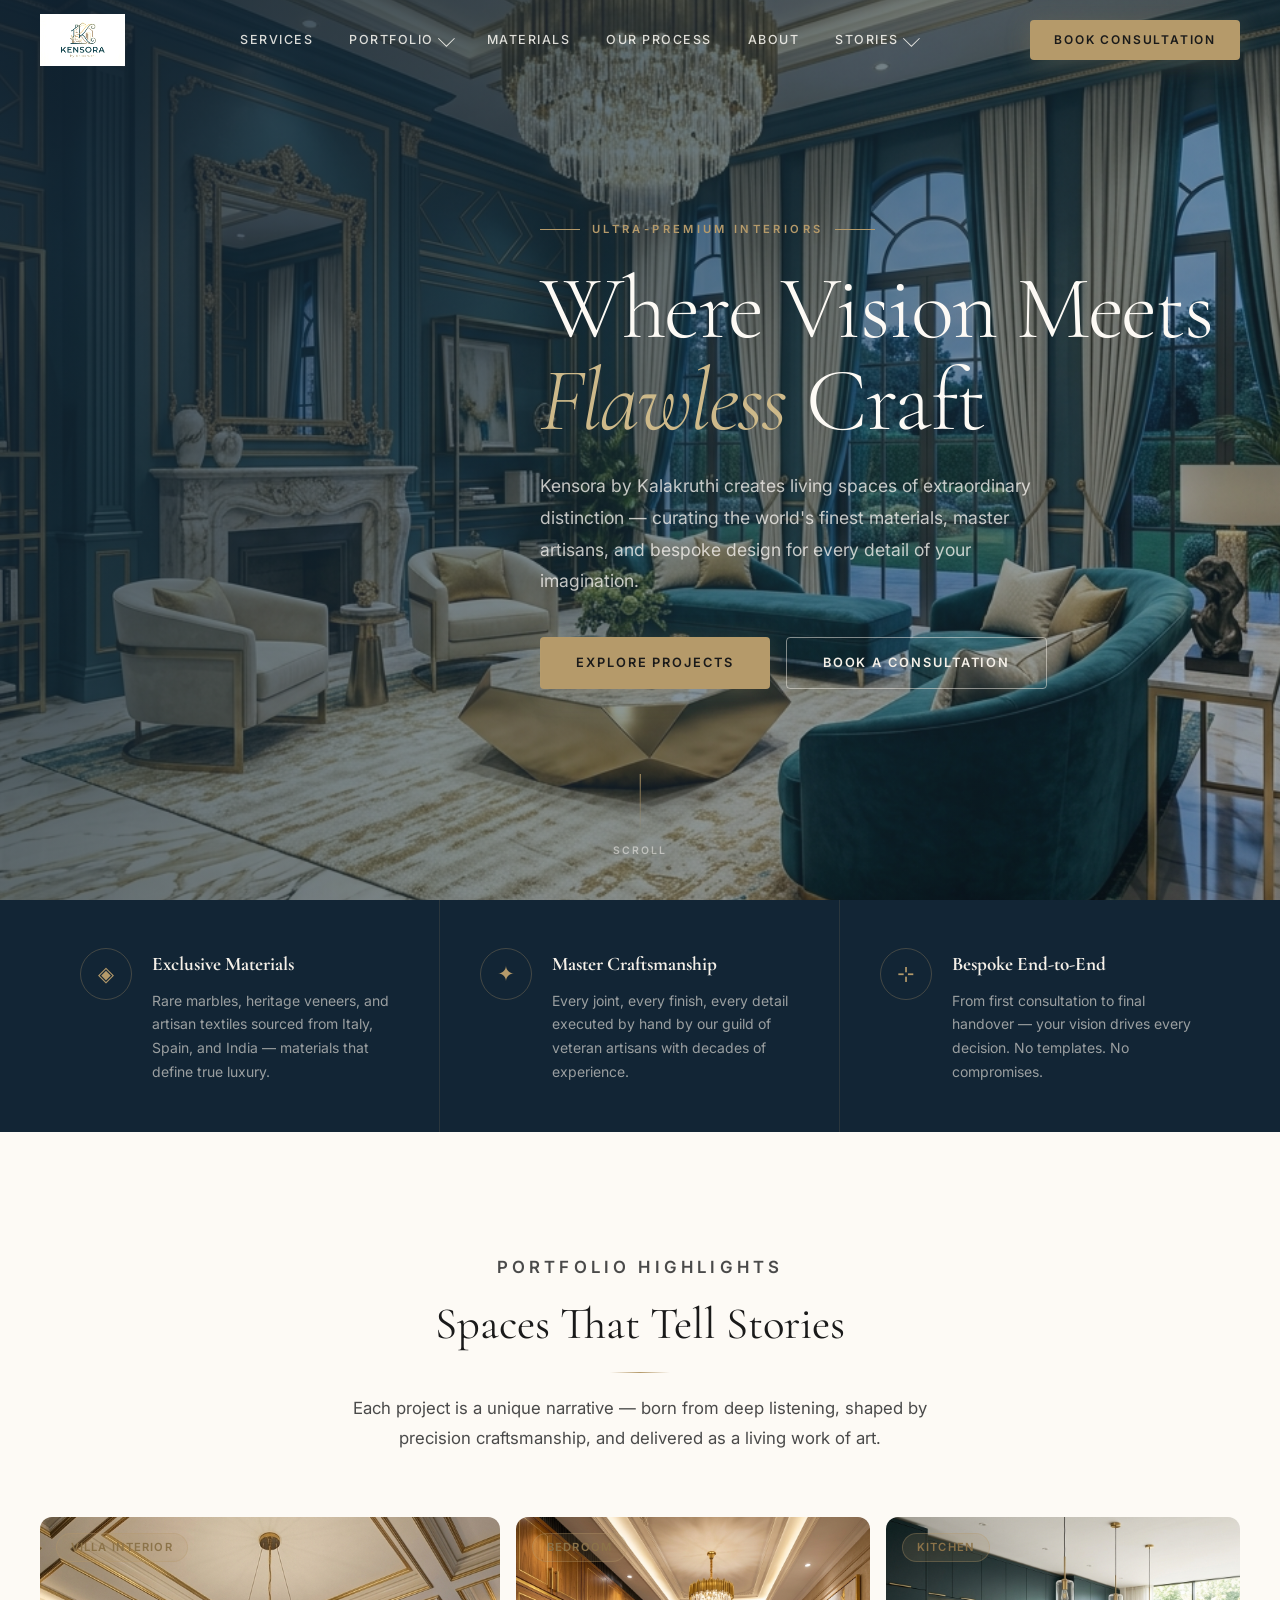
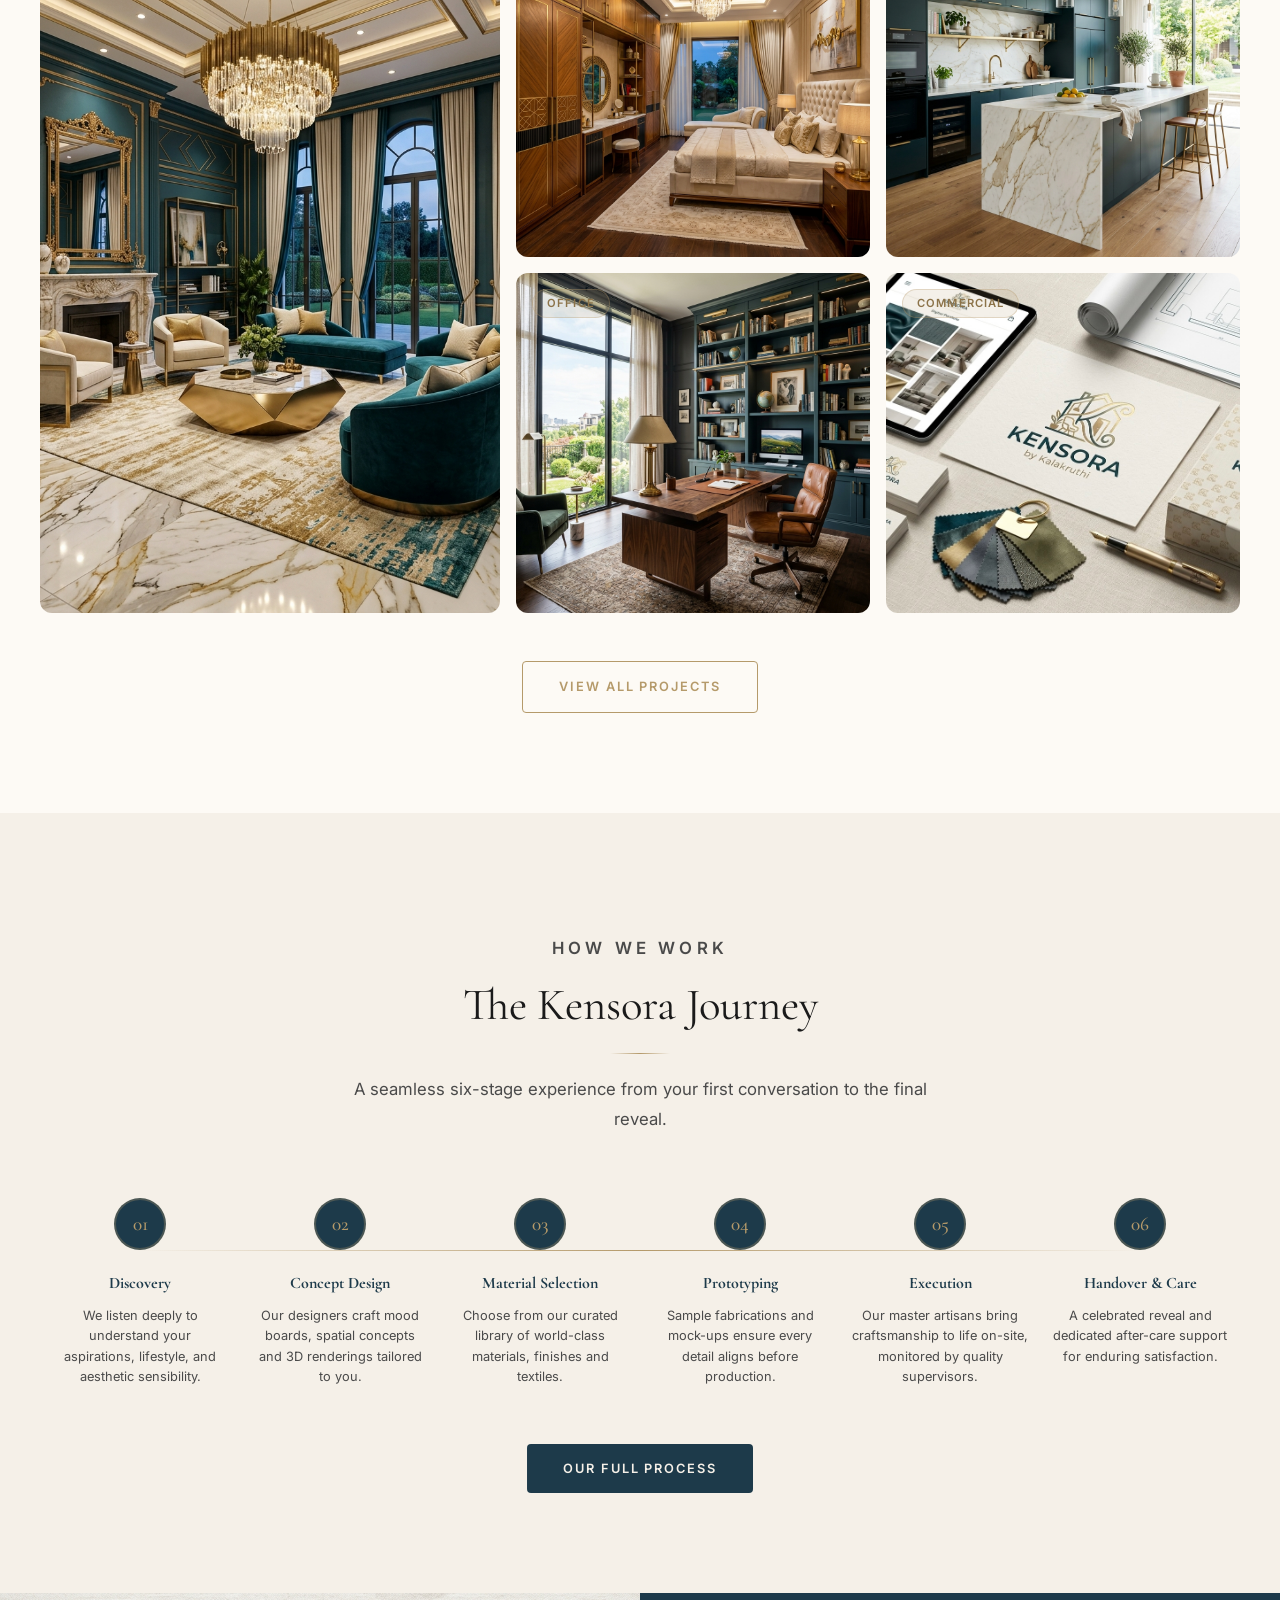
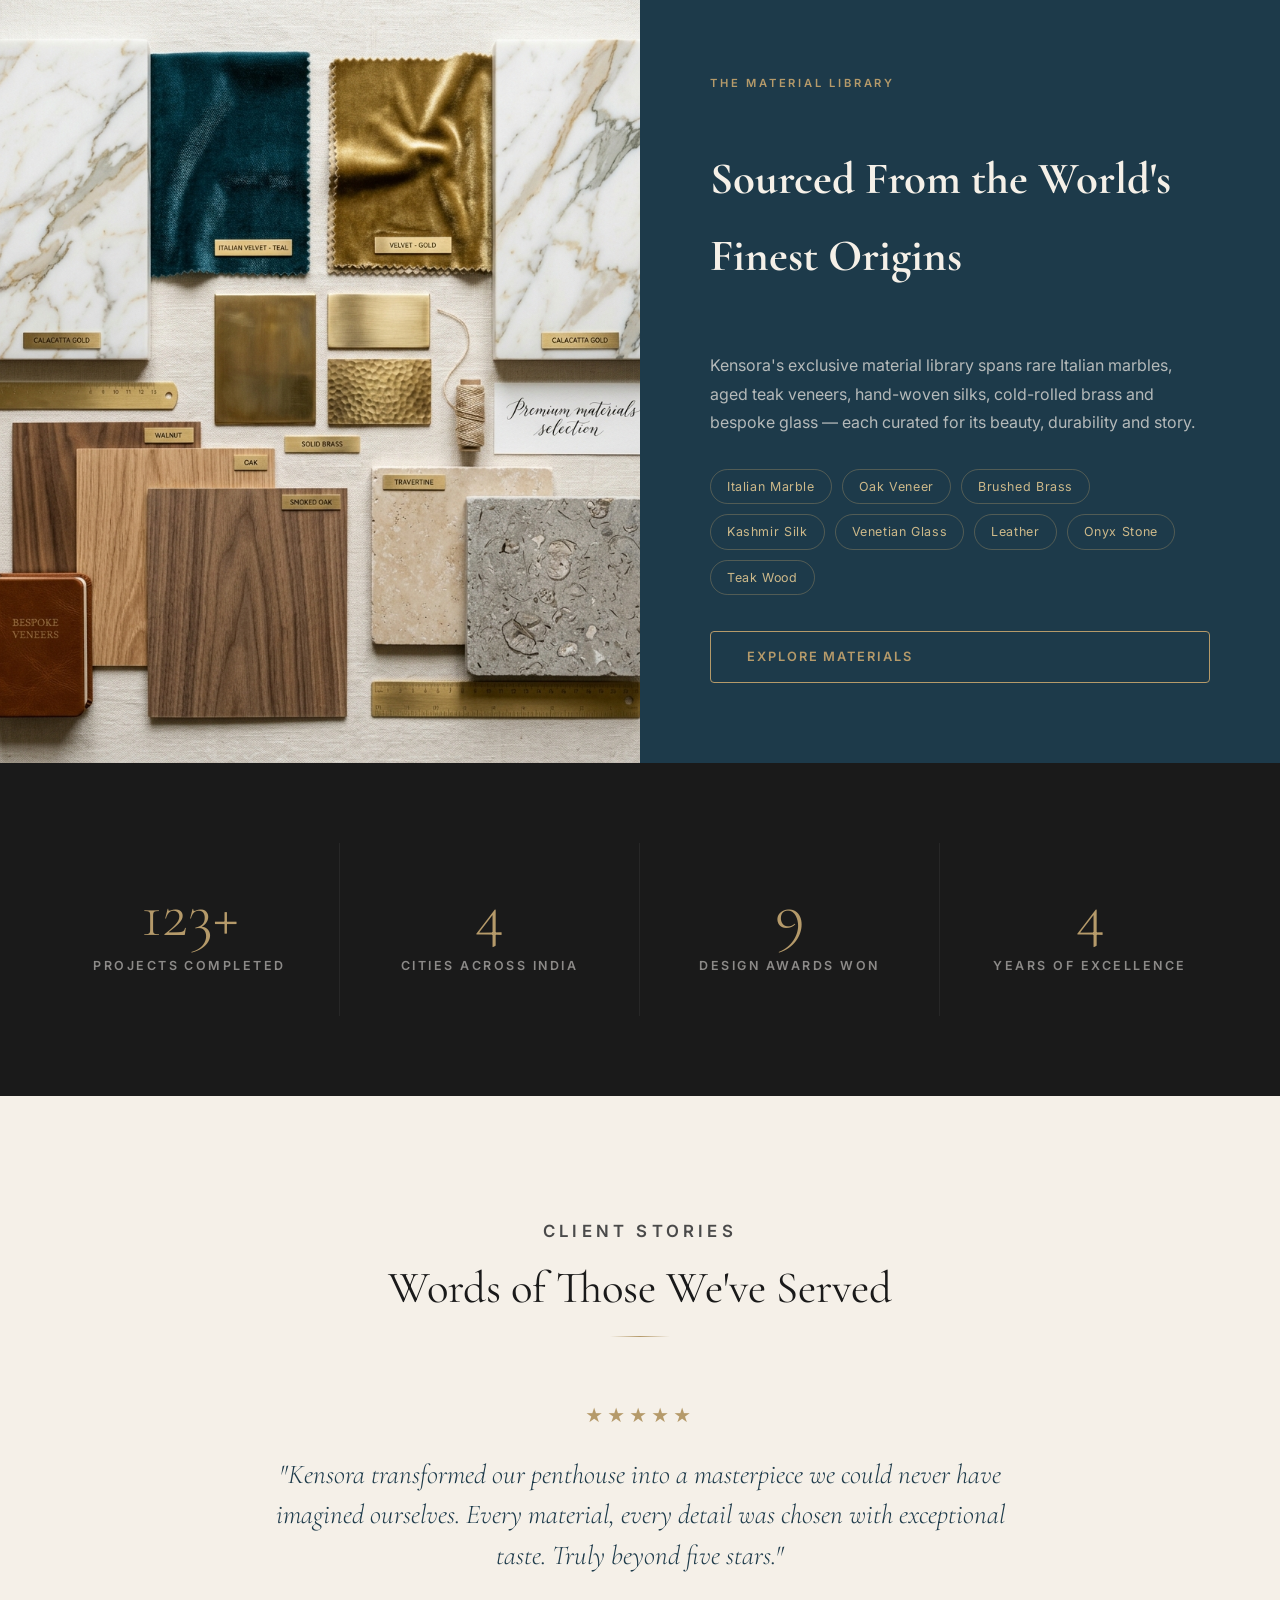
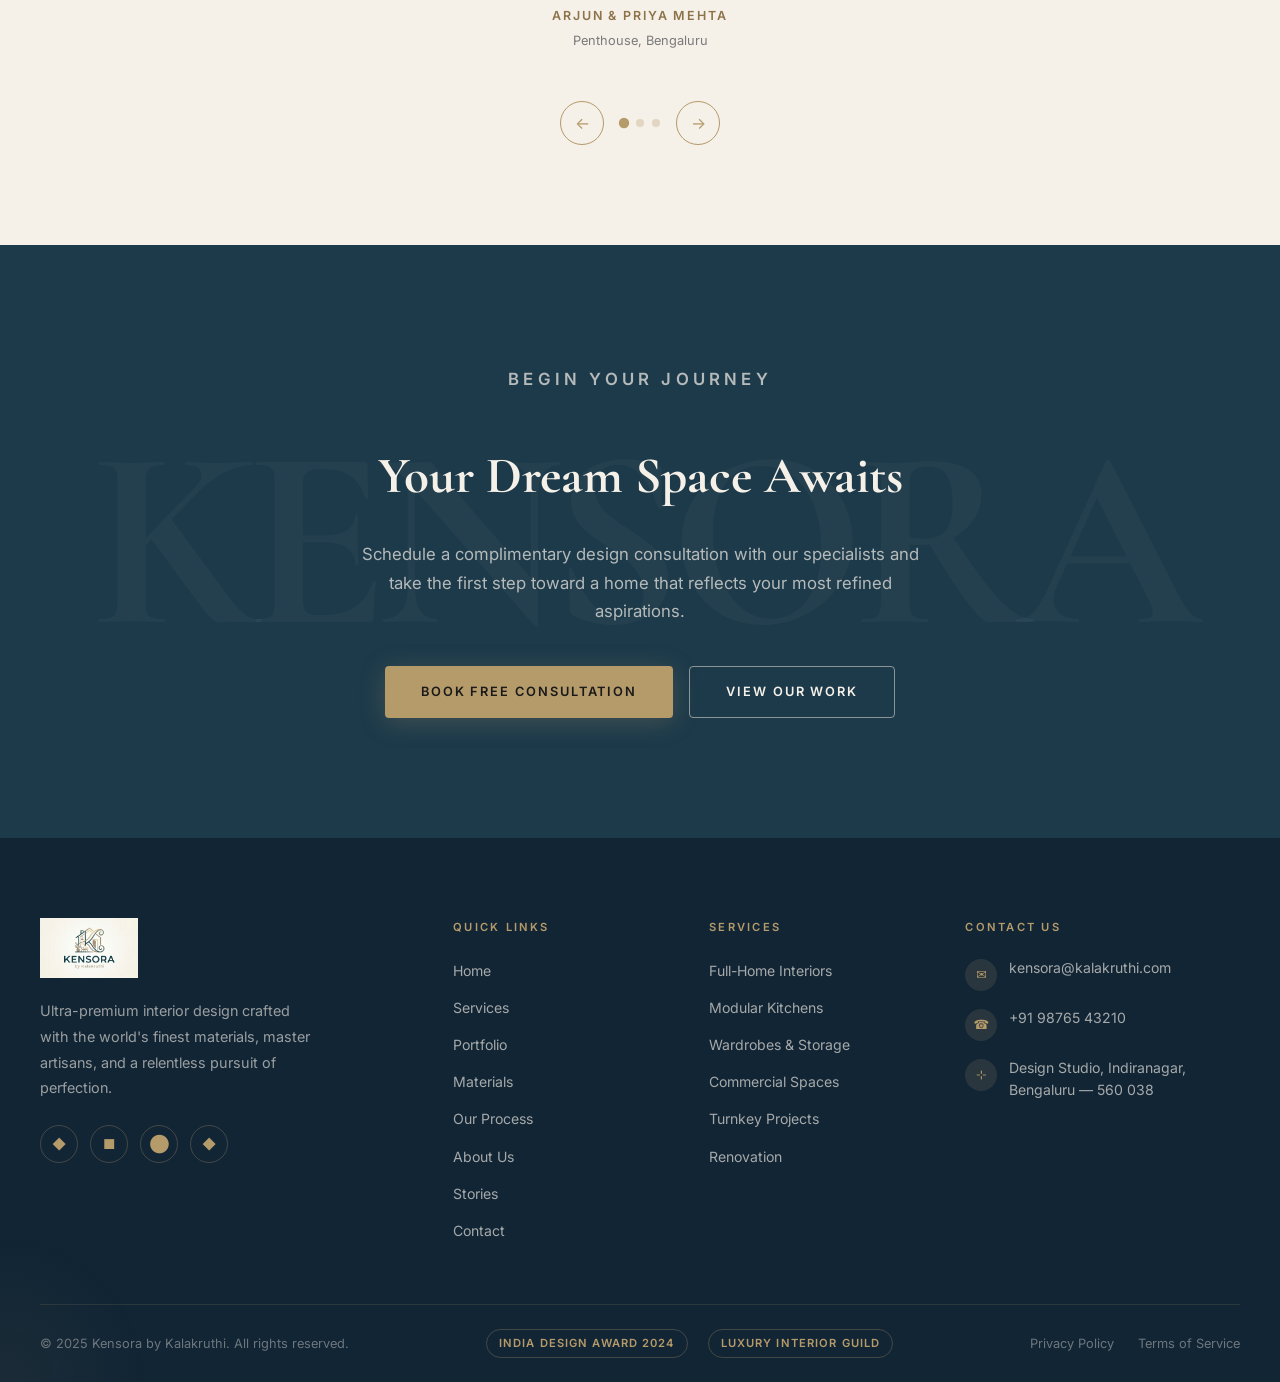
<file: index.html>
<!DOCTYPE html>
<html lang="en">
<head>
  <meta charset="UTF-8" />
  <meta name="viewport" content="width=device-width, initial-scale=1.0" />
  <title>Kensora by Kalakruthi — Ultra-Premium Interiors</title>
  <meta name="description" content="Kensora by Kalakruthi crafts ultra-premium interiors with exclusive material selections, master craftsmanship and end-to-end bespoke design journeys." />
  <link rel="stylesheet" href="css/global.css" />
  <link rel="stylesheet" href="css/navbar.css" />
  <link rel="stylesheet" href="css/footer.css" />
  <style>
    /* ── Hero ── */
    .hero {
      position: relative; height: 100vh; min-height: 620px;
      display: flex; align-items: center; overflow: hidden;
    }
    .hero__bg {
      position: absolute; inset: 0;
      width: 100%; height: 100%;
      object-fit: cover; object-position: center;
      transform: scale(1.08);
      animation: kenBurns 12s ease-in-out infinite alternate;
    }
    @keyframes kenBurns {
      from { transform: scale(1.08) translate(0,0); }
      to   { transform: scale(1.0) translate(-1%,-1%); }
    }
    .hero__overlay {
      position: absolute; inset: 0;
      background: linear-gradient(135deg, rgba(18,37,53,0.88) 0%, rgba(29,58,74,0.5) 60%, rgba(18,37,53,0.3) 100%);
    }
    .hero__content {
      position: relative; z-index: 2;
      max-width: 780px; padding: 0 40px;
      margin-left: auto; margin-right: 0;
    }
    .hero__eyebrow {
      display: inline-flex; align-items: center; gap: 12px;
      font-size: 0.7rem; font-weight: 600; letter-spacing: 0.3em;
      text-transform: uppercase; color: var(--gold);
      margin-bottom: 24px; opacity: 0;
      animation: fadeUp 0.9s ease 0.3s forwards;
    }
    .hero__eyebrow::before, .hero__eyebrow::after {
      content: ''; display: block; width: 40px; height: 1px; background: var(--gold);
    }
    .hero h1 {
      font-family: var(--font-display); font-size: clamp(3.2rem,7vw,6.5rem);
      font-weight: 300; color: var(--off-white); line-height: 1.02;
      letter-spacing: -0.02em; margin-bottom: 24px;
      opacity: 0; animation: fadeUp 0.9s ease 0.55s forwards;
    }
    .hero h1 em { font-style: italic; color: var(--gold-light); }
    .hero p {
      font-size: 1.1rem; color: rgba(253,250,245,0.75);
      max-width: 520px; line-height: 1.8; margin-bottom: 40px;
      opacity: 0; animation: fadeUp 0.9s ease 0.75s forwards;
    }
    .hero__actions {
      display: flex; gap: 16px; flex-wrap: wrap;
      opacity: 0; animation: fadeUp 0.9s ease 0.95s forwards;
    }
    .hero__scroll {
      position: absolute; bottom: 40px; left: 50%;
      transform: translateX(-50%); z-index: 2;
      display: flex; flex-direction: column; align-items: center; gap: 8px;
      font-size: 0.65rem; font-weight: 600; letter-spacing: 0.2em;
      text-transform: uppercase; color: rgba(253,250,245,0.5);
    }
    .hero__scroll-line {
      width: 1px; height: 60px; background: linear-gradient(to bottom, var(--gold), transparent);
      animation: scrollPulse 2s ease-in-out infinite;
    }
    @keyframes scrollPulse { 0%,100% { opacity:0.4; transform:scaleY(1); } 50% { opacity:1; transform:scaleY(0.6); } }

    /* ── Value Props Strip ── */
    .value-strip {
      background: var(--teal-dark); padding: 0;
    }
    .value-strip__inner {
      display: grid; grid-template-columns: repeat(3, 1fr);
    }
    .value-prop {
      padding: 48px 40px;
      border-right: 1px solid rgba(181,154,106,0.15);
      display: flex; gap: 20px; align-items: flex-start;
      transition: var(--transition);
    }
    .value-prop:last-child { border-right: none; }
    .value-prop:hover { background: rgba(181,154,106,0.05); }
    .value-prop__icon {
      width: 52px; height: 52px; flex-shrink: 0;
      border: 1px solid rgba(181,154,106,0.3); border-radius: 50%;
      display: flex; align-items: center; justify-content: center;
      font-size: 1.3rem; color: var(--gold);
      transition: var(--transition);
    }
    .value-prop:hover .value-prop__icon { background: var(--gold); color: var(--charcoal); }
    .value-prop h3 { font-family: var(--font-display); font-size: 1.2rem; color: var(--cream); margin-bottom: 8px; }
    .value-prop p { font-size: 0.875rem; color: rgba(245,240,232,0.6); line-height: 1.7; }

    /* ── Featured Projects ── */
    .projects__grid {
      display: grid;
      grid-template-columns: 1.3fr 1fr 1fr;
      grid-template-rows: 340px 340px;
      gap: 16px;
    }
    .project-card {
      position: relative; overflow: hidden; border-radius: var(--radius-lg);
      cursor: pointer;
    }
    .project-card--large { grid-row: span 2; }
    .project-card img {
      width: 100%; height: 100%;
      object-fit: cover;
      transition: transform 0.7s ease;
    }
    .project-card:hover img { transform: scale(1.06); }
    .project-card__overlay {
      position: absolute; inset: 0;
      background: linear-gradient(to top, rgba(18,37,53,0.85) 0%, transparent 50%);
      opacity: 0; transition: var(--transition);
      display: flex; align-items: flex-end; padding: 28px;
    }
    .project-card:hover .project-card__overlay { opacity: 1; }
    .project-card__label {
      position: absolute; top: 16px; left: 16px;
    }
    .project-card__info h3 { font-family: var(--font-display); font-size: 1.3rem; color: var(--cream); margin-bottom: 4px; }
    .project-card__info p { font-size: 0.8rem; color: var(--gold-light); font-weight: 500; }

    /* ── Process Steps ── */
    .process-strip { background: var(--cream); }
    .process-steps {
      display: grid; grid-template-columns: repeat(6, 1fr);
      position: relative;
    }
    .process-steps::before {
      content: ''; position: absolute;
      top: 52px; left:8%; right:8%;
      height: 1px; background: linear-gradient(90deg, transparent, var(--gold), transparent);
    }
    .process-step {
      display: flex; flex-direction: column; align-items: center;
      text-align: center; padding: 0 12px;
    }
    .process-step__num {
      width: 52px; height: 52px;
      background: var(--teal); color: var(--gold);
      border-radius: 50%; display: flex; align-items: center; justify-content: center;
      font-family: var(--font-display); font-size: 1.2rem; font-weight: 500;
      margin-bottom: 20px; z-index: 1; position: relative;
      border: 2px solid rgba(181,154,106,0.3);
      transition: var(--transition);
    }
    .process-step:hover .process-step__num { background: var(--gold); color: var(--charcoal); }
    .process-step h4 { font-family: var(--font-display); font-size: 1rem; color: var(--teal); margin-bottom: 8px; }
    .process-step p { font-size: 0.8rem; color: var(--text-mid); line-height: 1.6; }

    /* ── Materials Teaser ── */
    .materials-teaser {
      display: grid; grid-template-columns: 1fr 1fr;
      min-height: 600px;
    }
    .materials-teaser__img {
      position: relative; overflow: hidden;
    }
    .materials-teaser__img img {
      width: 100%; height: 100%; object-fit: cover;
      transition: transform 0.8s ease;
    }
    .materials-teaser:hover .materials-teaser__img img { transform: scale(1.04); }
    .materials-teaser__content {
      background: var(--teal); padding: 80px 70px;
      display: flex; flex-direction: column; justify-content: center;
    }
    .materials-teaser__content .subheading { color: var(--gold); }
    .materials-teaser__content h2 { font-family: var(--font-display); font-size: clamp(2rem,3.5vw,3rem); color: var(--cream); margin: 16px 0; }
    .materials-teaser__content p { color: rgba(245,240,232,0.7); margin-bottom: 32px; line-height: 1.8; }
    .material-chips { display: flex; flex-wrap: wrap; gap: 10px; margin-bottom: 36px; }
    .material-chip {
      padding: 6px 16px;
      border: 1px solid rgba(181,154,106,0.35); border-radius: 100px;
      font-size: 0.78rem; color: var(--gold-light); letter-spacing: 0.05em;
      transition: var(--transition);
    }
    .material-chip:hover { background: rgba(181,154,106,0.15); }

    /* ── Stats ── */
    .stats { background: var(--charcoal); padding: 80px 0; }
    .stats__grid {
      display: grid; grid-template-columns: repeat(4, 1fr);
      gap: 0;
    }
    .stat-item {
      text-align: center; padding: 40px 20px;
      border-right: 1px solid rgba(255,255,255,0.06);
    }
    .stat-item:last-child { border-right: none; }
    .stat-item__num {
      font-family: var(--font-display); font-size: 4rem; font-weight: 300;
      color: var(--gold); line-height: 1; margin-bottom: 8px;
    }
    .stat-item p { font-size: 0.78rem; font-weight: 600; letter-spacing: 0.2em; text-transform: uppercase; color: rgba(253,250,245,0.5); }

    /* ── Testimonials ── */
    .testimonials { background: var(--cream); }
    .testimonials-track { position: relative; min-height: 260px; }
    .testimonial-card {
      position: absolute; inset: 0;
      display: flex; flex-direction: column; align-items: center; text-align: center;
      padding: 0 40px;
      opacity: 0; pointer-events: none;
      transition: opacity 0.6s ease;
    }
    .testimonial-card.active { opacity: 1; pointer-events: auto; }
    .testimonial-card__stars { color: var(--gold); font-size: 1.1rem; letter-spacing: 4px; margin-bottom: 24px; }
    .testimonial-card blockquote {
      font-family: var(--font-display); font-size: clamp(1.2rem,2.5vw,1.7rem);
      font-weight: 300; font-style: italic; color: var(--teal);
      line-height: 1.5; max-width: 780px; margin-bottom: 28px;
    }
    .testimonial-card__author { font-size: 0.78rem; font-weight: 600; letter-spacing: 0.15em; text-transform: uppercase; color: var(--gold-dark); }
    .testimonial-card__role { font-size: 0.8rem; color: var(--text-light); margin-top: 4px; }
    .testi-controls { display: flex; align-items: center; justify-content: center; gap: 16px; margin-top: 40px; }
    .testi-prev, .testi-next {
      width: 44px; height: 44px; border-radius: 50%;
      border: 1px solid var(--gold); color: var(--gold);
      display: flex; align-items: center; justify-content: center; font-size: 1rem;
      transition: var(--transition); cursor: pointer; background: transparent;
    }
    .testi-prev:hover, .testi-next:hover { background: var(--gold); color: var(--charcoal); }
    .testi-dots { display: flex; gap: 8px; align-items: center; }
    .testi-dot {
      width: 8px; height: 8px; border-radius: 50%;
      background: rgba(181,154,106,0.3); cursor: pointer;
      transition: var(--transition);
    }
    .testi-dot.active { background: var(--gold); transform: scale(1.3); }

    /* ── CTA Section ── */
    .cta-section {
      background: var(--teal);
      padding: 120px 0; text-align: center;
      position: relative; overflow: hidden;
    }
    .cta-section::before {
      content: 'KENSORA';
      position: absolute; top: 50%; left: 50%;
      transform: translate(-50%,-50%);
      font-family: var(--font-display); font-size: 20vw; font-weight: 700;
      color: rgba(255,255,255,0.03); white-space: nowrap;
      letter-spacing: -0.05em; pointer-events: none;
    }
    .cta-section .subheading, .cta-section h2 { position: relative; z-index: 1; }
    .cta-section h2 { font-family: var(--font-display); font-size: clamp(2rem,4vw,3.5rem); color: var(--cream); margin: 16px 0 20px; }
    .cta-section p { color: rgba(245,240,232,0.7); max-width: 560px; margin: 0 auto 40px; font-size: 1.05rem; }
    .cta-section__actions { display: flex; gap: 16px; justify-content: center; flex-wrap: wrap; }

    @keyframes fadeUp { from { opacity:0; transform:translateY(30px); } to { opacity:1; transform:translateY(0); } }

    @media (max-width: 1024px) {
      .hero__content { margin: 0 auto; max-width: 100%; }
      .projects__grid { grid-template-columns: 1fr 1fr; grid-template-rows: auto; }
      .project-card--large { grid-row: span 1; height: 340px; }
      .value-strip__inner { grid-template-columns: 1fr; }
      .value-prop { border-right: none; border-bottom: 1px solid rgba(181,154,106,0.15); }
      .process-steps { grid-template-columns: repeat(3,1fr); gap: 32px; }
      .process-steps::before { display: none; }
      .materials-teaser { grid-template-columns: 1fr; }
      .materials-teaser__img { height: 400px; }
      .materials-teaser__content { padding: 60px 40px; }
      .stats__grid { grid-template-columns: repeat(2,1fr); }
    }
    @media (max-width: 640px) {
      .hero__content { padding: 0 20px; }
      .projects__grid { grid-template-columns: 1fr; }
      .process-steps { grid-template-columns: repeat(2,1fr); }
      .stats__grid { grid-template-columns: 1fr; }
    }
  </style>
</head>
<body>

<!-- ═══ NAVBAR ═══ -->
<nav class="navbar" data-transparent="true">
  <div class="navbar__inner">
    <a href="index.html" class="navbar__logo">
      <img src="images/logo.jpg" alt="Kensora by Kalakruthi" />
    </a>
    <ul class="navbar__nav">
      <li><a href="services.html">Services</a></li>
      <li>
        <a href="portfolio.html">Portfolio <span class="chevron"></span></a>
        <div class="navbar__dropdown">
          <a href="portfolio.html#living">Living Spaces</a>
          <a href="portfolio.html#bedroom">Bedrooms</a>
          <a href="portfolio.html#kitchen">Kitchens</a>
          <a href="portfolio.html#office">Home Office</a>
          <a href="portfolio.html#villa">Villas & Estates</a>
          <a href="portfolio.html#hospitality">Hospitality</a>
        </div>
      </li>
      <li><a href="materials.html">Materials</a></li>
      <li><a href="process.html">Our Process</a></li>
      <li><a href="about.html">About</a></li>
      <li>
        <a href="blog.html">Stories <span class="chevron"></span></a>
        <div class="navbar__dropdown">
          <a href="blog.html">All Stories</a>
          <a href="blog.html#trends">Design Trends</a>
          <a href="blog.html#materials">Material Guides</a>
          <a href="blog.html#projects">Project Reveals</a>
        </div>
      </li>
    </ul>
    <div class="navbar__cta">
      <a href="contact.html" class="btn btn-primary">Book Consultation</a>
    </div>
    <div class="navbar__hamburger" id="hamburger">
      <span></span><span></span><span></span>
    </div>
  </div>
</nav>
<div class="navbar__mobile" id="mobileNav">
  <a href="index.html">Home</a>
  <a href="services.html">Services</a>
  <a href="portfolio.html">Portfolio</a>
  <a href="materials.html">Materials & Finishes</a>
  <a href="process.html">Our Process</a>
  <a href="about.html">About Us</a>
  <a href="blog.html">Stories & Inspiration</a>
  <a href="contact.html" class="btn btn-primary mobile-cta" style="margin-top:16px;text-align:center;">Book Consultation</a>
</div>

<!-- ═══ HERO ═══ -->
<section class="hero">
  <img class="hero__bg" src="images/hero.png" alt="Luxury interior by Kensora" loading="eager" />
  <div class="hero__overlay"></div>
  <div class="hero__content container">
    <div class="hero__eyebrow">Ultra-Premium Interiors</div>
    <h1>Where Vision Meets <em>Flawless</em> Craft</h1>
    <p>Kensora by Kalakruthi creates living spaces of extraordinary distinction — curating the world's finest materials, master artisans, and bespoke design for every detail of your imagination.</p>
    <div class="hero__actions">
      <a href="portfolio.html" class="btn btn-primary">Explore Projects</a>
      <a href="contact.html" class="btn btn-outline-light">Book a Consultation</a>
    </div>
  </div>
  <div class="hero__scroll">
    <div class="hero__scroll-line"></div>
    <span>Scroll</span>
  </div>
</section>

<!-- ═══ VALUE PROPS ═══ -->
<section class="value-strip">
  <div class="value-strip__inner container">
    <div class="value-prop reveal">
      <div class="value-prop__icon">◈</div>
      <div>
        <h3>Exclusive Materials</h3>
        <p>Rare marbles, heritage veneers, and artisan textiles sourced from Italy, Spain, and India — materials that define true luxury.</p>
      </div>
    </div>
    <div class="value-prop reveal reveal-delay-2">
      <div class="value-prop__icon">✦</div>
      <div>
        <h3>Master Craftsmanship</h3>
        <p>Every joint, every finish, every detail executed by hand by our guild of veteran artisans with decades of experience.</p>
      </div>
    </div>
    <div class="value-prop reveal reveal-delay-4">
      <div class="value-prop__icon">⊹</div>
      <div>
        <h3>Bespoke End-to-End</h3>
        <p>From first consultation to final handover — your vision drives every decision. No templates. No compromises.</p>
      </div>
    </div>
  </div>
</section>

<!-- ═══ FEATURED PROJECTS ═══ -->
<section class="section">
  <div class="container">
    <div class="section-header reveal">
      <p class="subheading">Portfolio Highlights</p>
      <h2 class="heading-1">Spaces That Tell Stories</h2>
      <div class="gold-rule"></div>
      <p>Each project is a unique narrative — born from deep listening, shaped by precision craftsmanship, and delivered as a living work of art.</p>
    </div>
    <div class="projects__grid reveal">
      <div class="project-card project-card--large">
        <img src="images/hero.png" alt="Serene Hilltop Villa - Living" loading="lazy" />
        <span class="project-card__label badge">Villa Interior</span>
        <div class="project-card__overlay">
          <div class="project-card__info">
            <h3>Serene Hilltop Estate</h3>
            <p>Bangalore · 6,200 sq.ft</p>
          </div>
        </div>
      </div>
      <div class="project-card">
        <img src="images/portfolio-bedroom.png" alt="Luxe Master Bedroom" loading="lazy" />
        <span class="project-card__label badge">Bedroom</span>
        <div class="project-card__overlay">
          <div class="project-card__info">
            <h3>Ivory Retreat Suite</h3>
            <p>Hyderabad · Master Bedroom</p>
          </div>
        </div>
      </div>
      <div class="project-card">
        <img src="images/portfolio-kitchen.png" alt="Marble Kitchen" loading="lazy" />
        <span class="project-card__label badge">Kitchen</span>
        <div class="project-card__overlay">
          <div class="project-card__info">
            <h3>Marble & Teal Kitchen</h3>
            <p>Chennai · Modular Kitchen</p>
          </div>
        </div>
      </div>
      <div class="project-card">
        <img src="images/portfolio-office.png" alt="Home Office" loading="lazy" />
        <span class="project-card__label badge">Office</span>
        <div class="project-card__overlay">
          <div class="project-card__info">
            <h3>Executive Study</h3>
            <p>Mumbai · Home Office</p>
          </div>
        </div>
      </div>
      <div class="project-card">
        <img src="images/brand-mockup.jpg" alt="Brand Identity" loading="lazy" />
        <span class="project-card__label badge">Commercial</span>
        <div class="project-card__overlay">
          <div class="project-card__info">
            <h3>Kensora Showcase Studio</h3>
            <p>Bangalore · Design Studio</p>
          </div>
        </div>
      </div>
    </div>
    <div style="text-align:center;margin-top:48px;" class="reveal">
      <a href="portfolio.html" class="btn btn-outline">View All Projects</a>
    </div>
  </div>
</section>

<!-- ═══ PROCESS STRIP ═══ -->
<section class="section process-strip">
  <div class="container">
    <div class="section-header reveal">
      <p class="subheading">How We Work</p>
      <h2 class="heading-1">The Kensora Journey</h2>
      <div class="gold-rule"></div>
      <p>A seamless six-stage experience from your first conversation to the final reveal.</p>
    </div>
    <div class="process-steps">
      <div class="process-step reveal">
        <div class="process-step__num">01</div>
        <h4>Discovery</h4>
        <p>We listen deeply to understand your aspirations, lifestyle, and aesthetic sensibility.</p>
      </div>
      <div class="process-step reveal reveal-delay-1">
        <div class="process-step__num">02</div>
        <h4>Concept Design</h4>
        <p>Our designers craft mood boards, spatial concepts and 3D renderings tailored to you.</p>
      </div>
      <div class="process-step reveal reveal-delay-2">
        <div class="process-step__num">03</div>
        <h4>Material Selection</h4>
        <p>Choose from our curated library of world-class materials, finishes and textiles.</p>
      </div>
      <div class="process-step reveal reveal-delay-3">
        <div class="process-step__num">04</div>
        <h4>Prototyping</h4>
        <p>Sample fabrications and mock-ups ensure every detail aligns before production.</p>
      </div>
      <div class="process-step reveal reveal-delay-4">
        <div class="process-step__num">05</div>
        <h4>Execution</h4>
        <p>Our master artisans bring craftsmanship to life on-site, monitored by quality supervisors.</p>
      </div>
      <div class="process-step reveal reveal-delay-5">
        <div class="process-step__num">06</div>
        <h4>Handover & Care</h4>
        <p>A celebrated reveal and dedicated after-care support for enduring satisfaction.</p>
      </div>
    </div>
    <div style="text-align:center;margin-top:56px;" class="reveal">
      <a href="process.html" class="btn btn-dark">Our Full Process</a>
    </div>
  </div>
</section>

<!-- ═══ MATERIALS TEASER ═══ -->
<section class="materials-teaser">
  <div class="materials-teaser__img reveal">
    <img src="images/materials-hero.png" alt="Kensora premium material selections" loading="lazy" />
  </div>
  <div class="materials-teaser__content">
    <p class="subheading reveal">The Material Library</p>
    <h2 class="reveal reveal-delay-1">Sourced From the World's Finest Origins</h2>
    <div class="gold-rule gold-rule--left reveal reveal-delay-2"></div>
    <p class="reveal reveal-delay-2">Kensora's exclusive material library spans rare Italian marbles, aged teak veneers, hand-woven silks, cold-rolled brass and bespoke glass — each curated for its beauty, durability and story.</p>
    <div class="material-chips reveal reveal-delay-3">
      <span class="material-chip">Italian Marble</span>
      <span class="material-chip">Oak Veneer</span>
      <span class="material-chip">Brushed Brass</span>
      <span class="material-chip">Kashmir Silk</span>
      <span class="material-chip">Venetian Glass</span>
      <span class="material-chip">Leather</span>
      <span class="material-chip">Onyx Stone</span>
      <span class="material-chip">Teak Wood</span>
    </div>
    <a href="materials.html" class="btn btn-outline reveal reveal-delay-4">Explore Materials</a>
  </div>
</section>

<!-- ═══ STATS ═══ -->
<section class="stats">
  <div class="container">
    <div class="stats__grid">
      <div class="stat-item reveal">
        <div class="stat-item__num" data-target="350" data-suffix="+">0</div>
        <p>Projects Completed</p>
      </div>
      <div class="stat-item reveal reveal-delay-2">
        <div class="stat-item__num" data-target="14" data-suffix="">0</div>
        <p>Cities Across India</p>
      </div>
      <div class="stat-item reveal reveal-delay-3">
        <div class="stat-item__num" data-target="28" data-suffix="">0</div>
        <p>Design Awards Won</p>
      </div>
      <div class="stat-item reveal reveal-delay-4">
        <div class="stat-item__num" data-target="12" data-suffix="">0</div>
        <p>Years of Excellence</p>
      </div>
    </div>
  </div>
</section>

<!-- ═══ TESTIMONIALS ═══ -->
<section class="testimonials section">
  <div class="container">
    <div class="section-header reveal">
      <p class="subheading">Client Stories</p>
      <h2 class="heading-1">Words of Those We've Served</h2>
      <div class="gold-rule"></div>
    </div>
    <div class="testimonials-track reveal">
      <div class="testimonial-card">
        <div class="testimonial-card__stars">★★★★★</div>
        <blockquote>"Kensora transformed our penthouse into a masterpiece we could never have imagined ourselves. Every material, every detail was chosen with exceptional taste. Truly beyond five stars."</blockquote>
        <p class="testimonial-card__author">Arjun & Priya Mehta</p>
        <p class="testimonial-card__role">Penthouse, Bengaluru</p>
      </div>
      <div class="testimonial-card">
        <div class="testimonial-card__stars">★★★★★</div>
        <blockquote>"The craftsmanship is something I've never seen in India before. They brought Italian sensibility with an unmistakably Indian soul. Our home is now a sanctuary."</blockquote>
        <p class="testimonial-card__author">Rohit Singhania</p>
        <p class="testimonial-card__role">Villa Interior, Hyderabad</p>
      </div>
      <div class="testimonial-card">
        <div class="testimonial-card__stars">★★★★★</div>
        <blockquote>"From the first conversation to the final walkthrough, the Kensora team was impeccable. They understood what we wanted before we even fully expressed it."</blockquote>
        <p class="testimonial-card__author">Nalini & Suresh Krishnamurthy</p>
        <p class="testimonial-card__role">Full Home, Chennai</p>
      </div>
    </div>
    <div class="testi-controls reveal">
      <button class="testi-prev" aria-label="Previous">&#8592;</button>
      <div class="testi-dots">
        <span class="testi-dot" data-idx="0"></span>
        <span class="testi-dot" data-idx="1"></span>
        <span class="testi-dot" data-idx="2"></span>
      </div>
      <button class="testi-next" aria-label="Next">&#8594;</button>
    </div>
  </div>
</section>

<!-- ═══ CTA ═══ -->
<section class="cta-section">
  <div class="container">
    <p class="subheading reveal">Begin Your Journey</p>
    <h2 class="reveal reveal-delay-1">Your Dream Space Awaits</h2>
    <p class="reveal reveal-delay-2">Schedule a complimentary design consultation with our specialists and take the first step toward a home that reflects your most refined aspirations.</p>
    <div class="cta-section__actions reveal reveal-delay-3">
      <a href="contact.html" class="btn btn-primary">Book Free Consultation</a>
      <a href="portfolio.html" class="btn btn-outline-light">View Our Work</a>
    </div>
  </div>
</section>

<!-- ═══ FOOTER ═══ -->
<footer class="footer">
  <div class="container">
    <div class="footer__top">
      <div class="footer__brand">
        <img src="images/logo.jpg" alt="Kensora by Kalakruthi" />
        <p>Ultra-premium interior design crafted with the world's finest materials, master artisans, and a relentless pursuit of perfection.</p>
        <div class="footer__social">
          <a href="#" aria-label="Instagram">&#9670;</a>
          <a href="#" aria-label="Facebook">&#9632;</a>
          <a href="#" aria-label="Pinterest">&#11044;</a>
          <a href="#" aria-label="LinkedIn">&#9670;</a>
        </div>
      </div>
      <div class="footer__col">
        <h4>Quick Links</h4>
        <ul>
          <li><a href="index.html">Home</a></li>
          <li><a href="services.html">Services</a></li>
          <li><a href="portfolio.html">Portfolio</a></li>
          <li><a href="materials.html">Materials</a></li>
          <li><a href="process.html">Our Process</a></li>
          <li><a href="about.html">About Us</a></li>
          <li><a href="blog.html">Stories</a></li>
          <li><a href="contact.html">Contact</a></li>
        </ul>
      </div>
      <div class="footer__col">
        <h4>Services</h4>
        <ul>
          <li><a href="services.html#full-home">Full-Home Interiors</a></li>
          <li><a href="services.html#kitchen">Modular Kitchens</a></li>
          <li><a href="services.html#wardrobe">Wardrobes & Storage</a></li>
          <li><a href="services.html#commercial">Commercial Spaces</a></li>
          <li><a href="services.html#turnkey">Turnkey Projects</a></li>
          <li><a href="services.html#renovation">Renovation</a></li>
        </ul>
      </div>
      <div class="footer__col">
        <h4>Contact Us</h4>
        <div class="footer__contact-item">
          <div class="footer__contact-icon">✉</div>
          <span>kensora@kalakruthi.com</span>
        </div>
        <div class="footer__contact-item">
          <div class="footer__contact-icon">☎</div>
          <span>+91 98765 43210</span>
        </div>
        <div class="footer__contact-item">
          <div class="footer__contact-icon">⊹</div>
          <span>Design Studio, Indiranagar,<br/>Bengaluru — 560 038</span>
        </div>
      </div>
    </div>
    <div class="footer__bottom">
      <p>© 2025 Kensora by Kalakruthi. All rights reserved.</p>
      <div class="footer__awards">
        <span class="footer__award-badge">India Design Award 2024</span>
        <span class="footer__award-badge">Luxury Interior Guild</span>
      </div>
      <div class="footer__legal">
        <a href="#">Privacy Policy</a>
        <a href="#">Terms of Service</a>
      </div>
    </div>
  </div>
</footer>

<script src="js/main.js"></script>
</body>
</html>
</file>
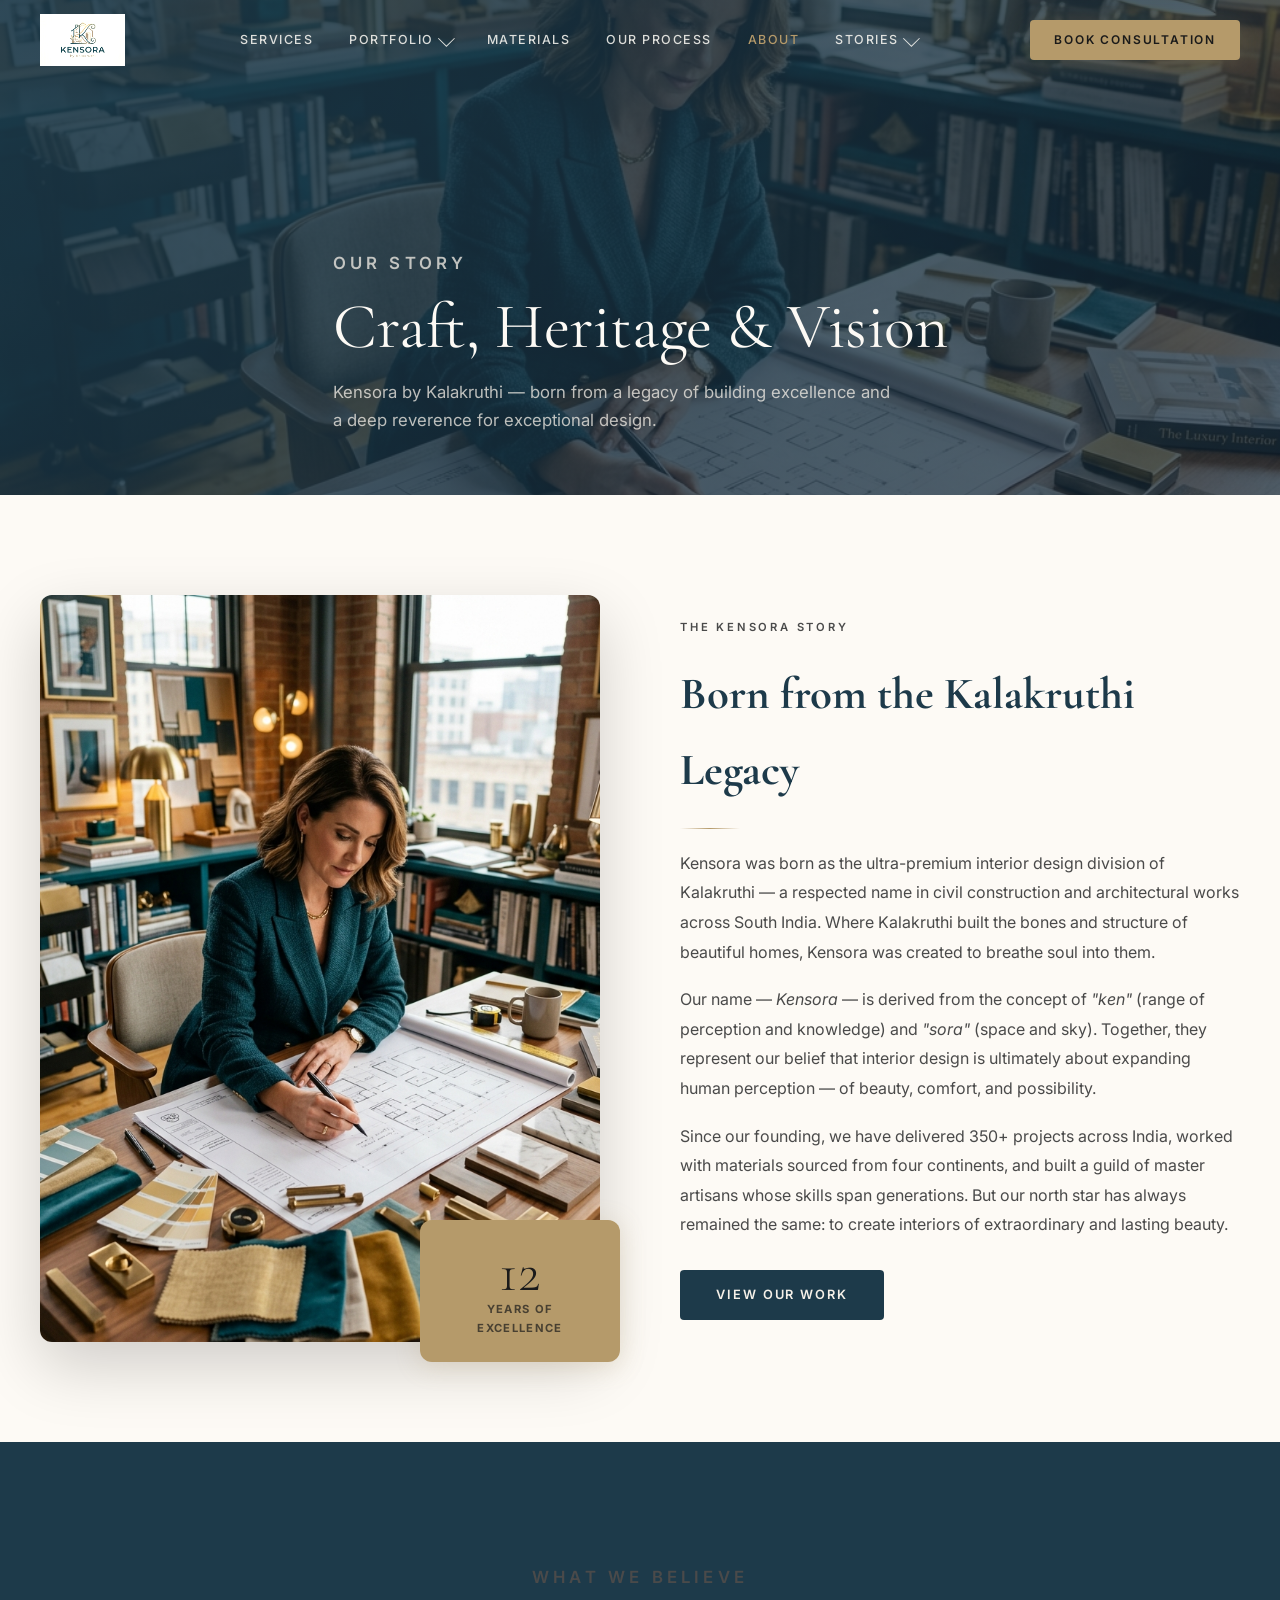
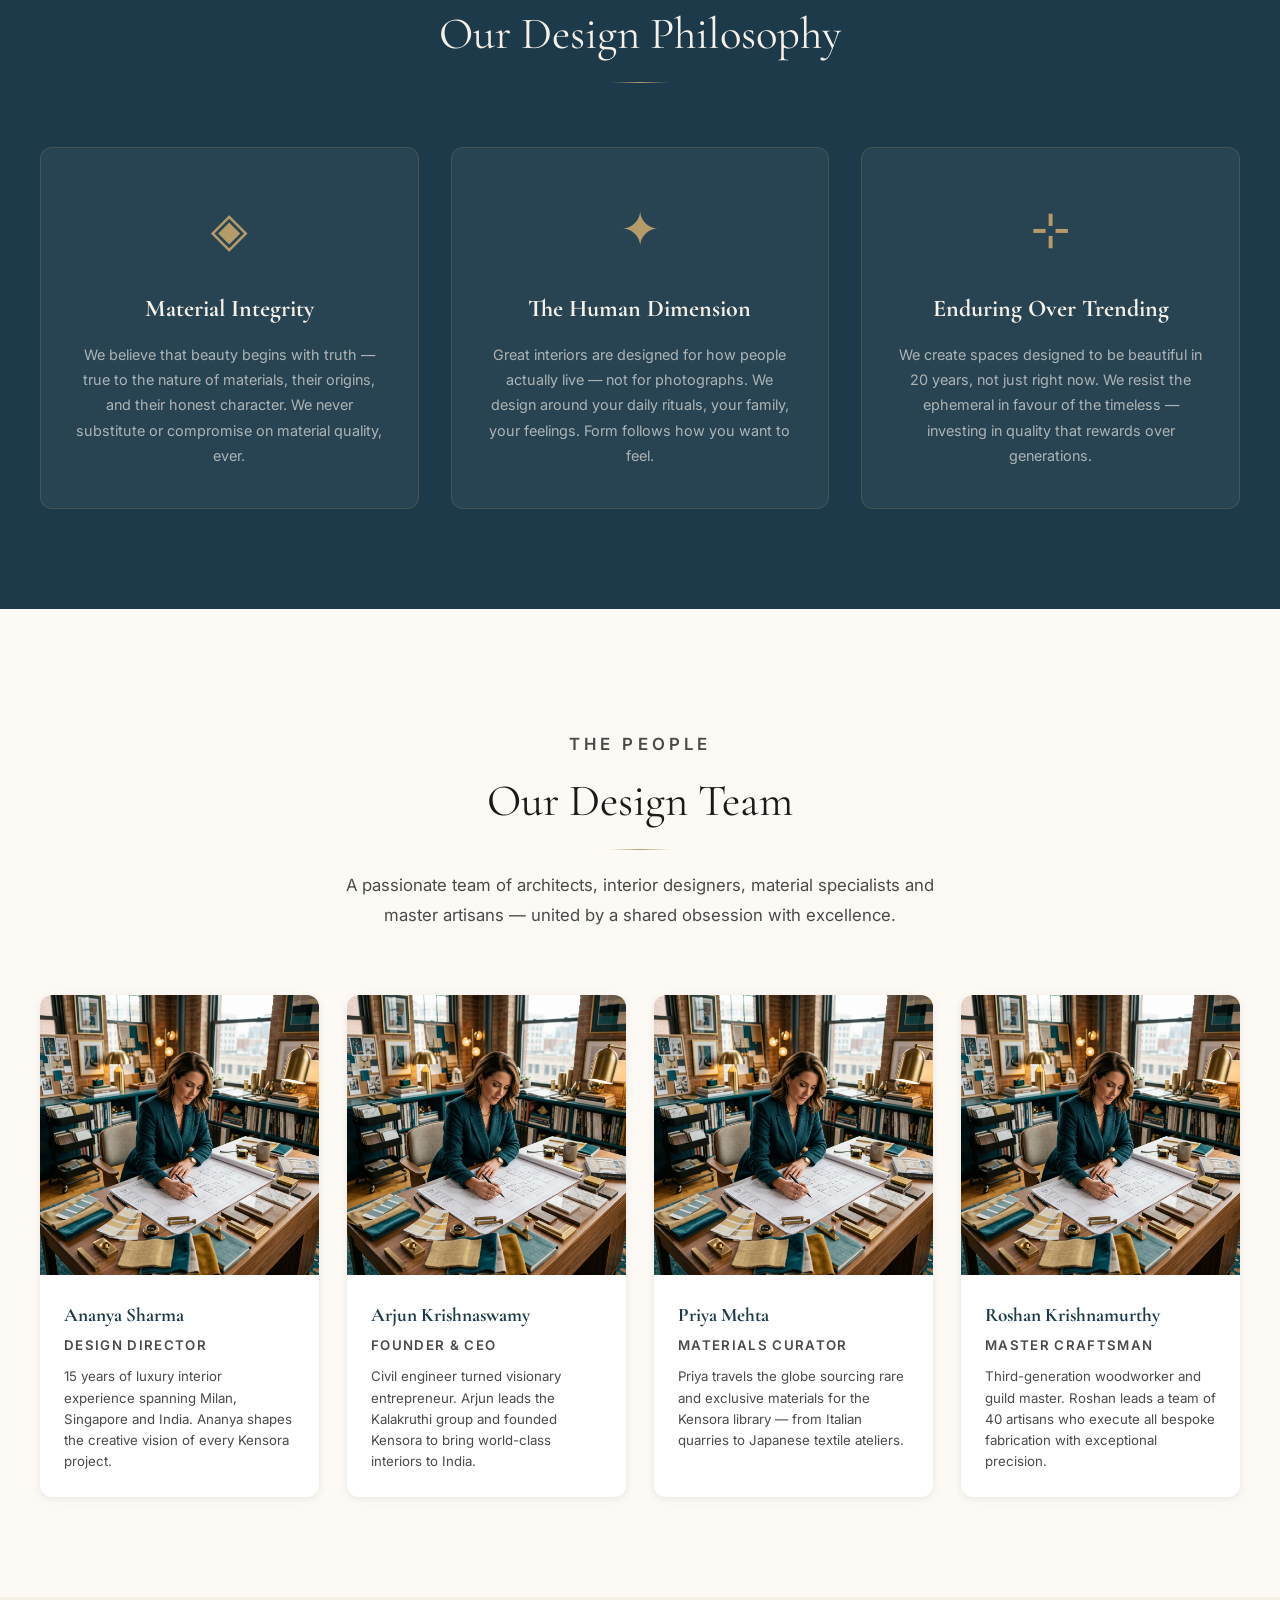
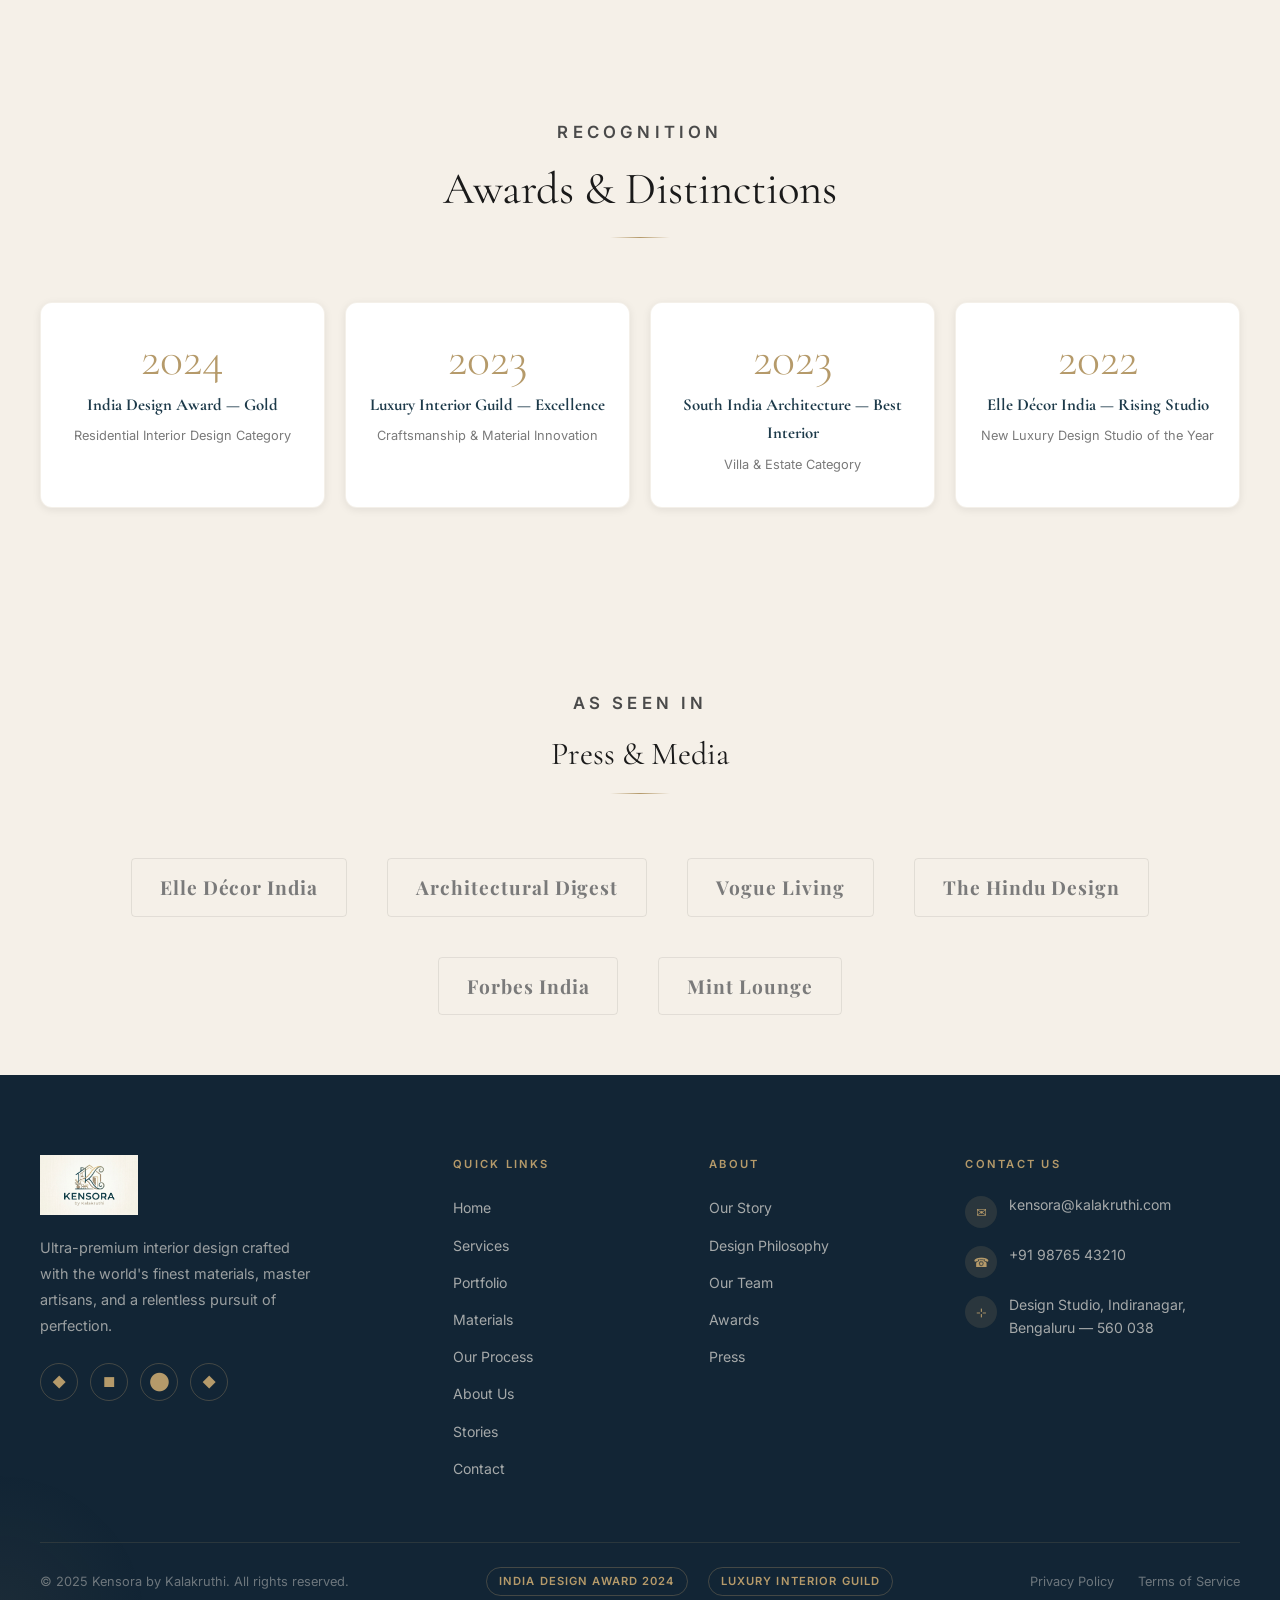
<file: about.html>
<!DOCTYPE html>
<html lang="en">
<head>
  <meta charset="UTF-8" />
  <meta name="viewport" content="width=device-width, initial-scale=1.0" />
  <title>About Us — Kensora by Kalakruthi</title>
  <meta name="description" content="Learn the story behind Kensora by Kalakruthi — our heritage, philosophy, design team and commitment to ultra-premium interiors across India." />
  <link rel="stylesheet" href="css/global.css" />
  <link rel="stylesheet" href="css/navbar.css" />
  <link rel="stylesheet" href="css/footer.css" />
  <style>
    /* ── Brand Story ── */
    .story-section {
      display: grid; grid-template-columns: 1fr 1fr; gap: 80px; align-items: center;
    }
    .story-section__img { position: relative; }
    .story-section__img img { width: 100%; aspect-ratio: 3/4; object-fit: cover; border-radius: var(--radius-lg); box-shadow: var(--shadow-lg); }
    .story-section__img-accent {
      position: absolute; bottom: -20px; right: -20px;
      width: 200px; background: var(--gold);
      padding: 24px; border-radius: var(--radius-lg);
      text-align: center; box-shadow: var(--shadow-gold);
    }
    .story-section__img-accent .num { font-family: var(--font-display); font-size: 3.5rem; font-weight: 300; color: var(--charcoal); line-height: 1; }
    .story-section__img-accent p { font-size: 0.7rem; font-weight: 700; letter-spacing: 0.12em; text-transform: uppercase; color: rgba(26,26,26,0.7); }
    .story-section__content h2 { font-family: var(--font-display); font-size: clamp(2rem,3.5vw,3rem); color: var(--teal); margin: 16px 0 20px; }
    .story-section__content p { color: var(--text-mid); line-height: 1.85; margin-bottom: 18px; }

    /* ── Philosophy Pillars ── */
    .philosophy { background: var(--teal); padding: 100px 0; }
    .philosophy-grid { display: grid; grid-template-columns: repeat(3,1fr); gap: 32px; }
    .pillar {
      background: rgba(255,255,255,0.05);
      border: 1px solid rgba(181,154,106,0.2);
      border-radius: var(--radius-lg); padding: 40px 32px;
      text-align: center; transition: var(--transition);
    }
    .pillar:hover { background: rgba(181,154,106,0.1); border-color: var(--gold); transform: translateY(-6px); }
    .pillar__icon { font-size: 3rem; color: var(--gold); margin-bottom: 20px; }
    .pillar h3 { font-family: var(--font-display); font-size: 1.5rem; color: var(--cream); margin-bottom: 12px; }
    .pillar p { font-size: 0.9rem; color: rgba(245,240,232,0.65); line-height: 1.75; }

    /* ── Team ── */
    .team-grid { display: grid; grid-template-columns: repeat(4,1fr); gap: 28px; }
    .team-card {
      border-radius: var(--radius-lg); overflow: hidden;
      box-shadow: var(--shadow-sm); background: var(--white);
      transition: var(--transition);
    }
    .team-card:hover { transform: translateY(-8px); box-shadow: var(--shadow-lg); }
    .team-card__photo { height: 280px; overflow: hidden; position: relative; }
    .team-card__photo img { width: 100%; height: 100%; object-fit: cover; transition: transform 0.5s ease; }
    .team-card:hover .team-card__photo img { transform: scale(1.05); }
    .team-card__body { padding: 24px; }
    .team-card h3 { font-family: var(--font-display); font-size: 1.2rem; color: var(--teal); margin-bottom: 4px; }
    .team-card__role { font-size: 0.75rem; font-weight: 600; letter-spacing: 0.1em; text-transform: uppercase; color: var(--gold); margin-bottom: 10px; }
    .team-card p { font-size: 0.83rem; color: var(--text-mid); line-height: 1.6; }

    /* ── Awards ── */
    .awards { background: var(--cream); }
    .awards-grid { display: grid; grid-template-columns: repeat(4,1fr); gap: 20px; }
    .award-card {
      background: var(--white); border-radius: var(--radius-lg);
      padding: 32px 24px; text-align: center;
      border: 1px solid rgba(181,154,106,0.15);
      box-shadow: var(--shadow-sm); transition: var(--transition);
    }
    .award-card:hover { box-shadow: var(--shadow-md); border-color: var(--gold); transform: translateY(-4px); }
    .award-card__year { font-family: var(--font-display); font-size: 3rem; font-weight: 300; color: var(--gold); line-height: 1; margin-bottom: 8px; }
    .award-card h4 { font-family: var(--font-display); font-size: 1.05rem; color: var(--teal); margin-bottom: 6px; }
    .award-card p { font-size: 0.8rem; color: var(--text-light); }

    /* ── Press ── */
    .press { padding: 60px 0; }
    .press-logos { display: flex; flex-wrap: wrap; gap: 40px; align-items: center; justify-content: center; }
    .press-logo {
      font-family: var(--font-accent); font-size: 1.2rem; font-weight: 700;
      color: var(--text-light); letter-spacing: 0.05em;
      padding: 12px 28px; border: 1px solid rgba(0,0,0,0.08); border-radius: var(--radius);
      transition: var(--transition);
    }
    .press-logo:hover { color: var(--teal); border-color: var(--gold); }

    @media (max-width: 1024px) {
      .story-section { grid-template-columns: 1fr; }
      .story-section__img-accent { display: none; }
      .team-grid { grid-template-columns: repeat(2,1fr); }
      .awards-grid { grid-template-columns: repeat(2,1fr); }
      .philosophy-grid { grid-template-columns: 1fr; }
    }
    @media (max-width: 640px) {
      .team-grid { grid-template-columns: 1fr; }
      .awards-grid { grid-template-columns: 1fr; }
    }
  </style>
</head>
<body>
<nav class="navbar scrolled">
  <div class="navbar__inner">
    <a href="index.html" class="navbar__logo"><img src="images/logo.jpg" alt="Kensora" /></a>
    <ul class="navbar__nav">
      <li><a href="services.html">Services</a></li>
      <li><a href="portfolio.html">Portfolio <span class="chevron"></span></a>
        <div class="navbar__dropdown">
          <a href="portfolio.html#living">Living Spaces</a><a href="portfolio.html#bedroom">Bedrooms</a>
        </div>
      </li>
      <li><a href="materials.html">Materials</a></li>
      <li><a href="process.html">Our Process</a></li>
      <li><a href="about.html" class="active">About</a></li>
      <li><a href="blog.html">Stories <span class="chevron"></span></a>
        <div class="navbar__dropdown"><a href="blog.html">All Stories</a></div>
      </li>
    </ul>
    <div class="navbar__cta"><a href="contact.html" class="btn btn-primary">Book Consultation</a></div>
    <div class="navbar__hamburger" id="hamburger"><span></span><span></span><span></span></div>
  </div>
</nav>
<div class="navbar__mobile" id="mobileNav">
  <a href="index.html">Home</a><a href="services.html">Services</a><a href="portfolio.html">Portfolio</a>
  <a href="materials.html">Materials</a><a href="process.html">Our Process</a>
  <a href="about.html">About</a><a href="blog.html">Stories</a>
  <a href="contact.html" class="btn btn-primary mobile-cta" style="margin-top:16px;text-align:center;">Book Consultation</a>
</div>

<section class="page-hero" style="padding-top:var(--nav-h);">
  <img class="page-hero__bg" src="images/about-designer.png" alt="About Kensora" />
  <div class="container">
    <p class="subheading">Our Story</p>
    <h1 class="heading-1" style="color:var(--off-white);font-family:var(--font-display);font-size:clamp(2.2rem,5vw,4rem);">Craft, Heritage & Vision</h1>
    <p>Kensora by Kalakruthi — born from a legacy of building excellence and a deep reverence for exceptional design.</p>
  </div>
</section>

<!-- STORY -->
<section class="section">
  <div class="container">
    <div class="story-section">
      <div class="story-section__img reveal">
        <img src="images/about-designer.png" alt="Kensora Design Studio" loading="lazy" />
        <div class="story-section__img-accent">
          <div class="num">12</div>
          <p>Years of Excellence</p>
        </div>
      </div>
      <div class="story-section__content reveal reveal-delay-2">
        <p class="subheading">The Kensora Story</p>
        <h2>Born from the Kalakruthi Legacy</h2>
        <div class="gold-rule gold-rule--left"></div>
        <p>Kensora was born as the ultra-premium interior design division of Kalakruthi — a respected name in civil construction and architectural works across South India. Where Kalakruthi built the bones and structure of beautiful homes, Kensora was created to breathe soul into them.</p>
        <p>Our name — <em>Kensora</em> — is derived from the concept of <em>"ken"</em> (range of perception and knowledge) and <em>"sora"</em> (space and sky). Together, they represent our belief that interior design is ultimately about expanding human perception — of beauty, comfort, and possibility.</p>
        <p>Since our founding, we have delivered 350+ projects across India, worked with materials sourced from four continents, and built a guild of master artisans whose skills span generations. But our north star has always remained the same: to create interiors of extraordinary and lasting beauty.</p>
        <a href="portfolio.html" class="btn btn-dark" style="margin-top:12px;">View Our Work</a>
      </div>
    </div>
  </div>
</section>

<!-- PHILOSOPHY -->
<section class="philosophy">
  <div class="container">
    <div class="section-header reveal">
      <p class="subheading">What We Believe</p>
      <h2 class="heading-1" style="color:var(--cream);">Our Design Philosophy</h2>
      <div class="gold-rule"></div>
    </div>
    <div class="philosophy-grid">
      <div class="pillar reveal">
        <div class="pillar__icon">◈</div>
        <h3>Material Integrity</h3>
        <p>We believe that beauty begins with truth — true to the nature of materials, their origins, and their honest character. We never substitute or compromise on material quality, ever.</p>
      </div>
      <div class="pillar reveal reveal-delay-2">
        <div class="pillar__icon">✦</div>
        <h3>The Human Dimension</h3>
        <p>Great interiors are designed for how people actually live — not for photographs. We design around your daily rituals, your family, your feelings. Form follows how you want to feel.</p>
      </div>
      <div class="pillar reveal reveal-delay-4">
        <div class="pillar__icon">⊹</div>
        <h3>Enduring Over Trending</h3>
        <p>We create spaces designed to be beautiful in 20 years, not just right now. We resist the ephemeral in favour of the timeless — investing in quality that rewards over generations.</p>
      </div>
    </div>
  </div>
</section>

<!-- TEAM -->
<section class="section">
  <div class="container">
    <div class="section-header reveal">
      <p class="subheading">The People</p>
      <h2 class="heading-1">Our Design Team</h2>
      <div class="gold-rule"></div>
      <p>A passionate team of architects, interior designers, material specialists and master artisans — united by a shared obsession with excellence.</p>
    </div>
    <div class="team-grid">
      <div class="team-card reveal">
        <div class="team-card__photo">
          <img src="images/about-designer.png" alt="Ananya Sharma" loading="lazy" />
        </div>
        <div class="team-card__body">
          <h3>Ananya Sharma</h3>
          <p class="team-card__role">Design Director</p>
          <p>15 years of luxury interior experience spanning Milan, Singapore and India. Ananya shapes the creative vision of every Kensora project.</p>
        </div>
      </div>
      <div class="team-card reveal reveal-delay-1">
        <div class="team-card__photo">
          <img src="images/about-designer.png" alt="Arjun Krishnaswamy" loading="lazy" />
        </div>
        <div class="team-card__body">
          <h3>Arjun Krishnaswamy</h3>
          <p class="team-card__role">Founder & CEO</p>
          <p>Civil engineer turned visionary entrepreneur. Arjun leads the Kalakruthi group and founded Kensora to bring world-class interiors to India.</p>
        </div>
      </div>
      <div class="team-card reveal reveal-delay-2">
        <div class="team-card__photo">
          <img src="images/about-designer.png" alt="Priya Mehta" loading="lazy" />
        </div>
        <div class="team-card__body">
          <h3>Priya Mehta</h3>
          <p class="team-card__role">Materials Curator</p>
          <p>Priya travels the globe sourcing rare and exclusive materials for the Kensora library — from Italian quarries to Japanese textile ateliers.</p>
        </div>
      </div>
      <div class="team-card reveal reveal-delay-3">
        <div class="team-card__photo">
          <img src="images/about-designer.png" alt="Roshan K" loading="lazy" />
        </div>
        <div class="team-card__body">
          <h3>Roshan Krishnamurthy</h3>
          <p class="team-card__role">Master Craftsman</p>
          <p>Third-generation woodworker and guild master. Roshan leads a team of 40 artisans who execute all bespoke fabrication with exceptional precision.</p>
        </div>
      </div>
    </div>
  </div>
</section>

<!-- AWARDS -->
<section class="awards section">
  <div class="container">
    <div class="section-header reveal">
      <p class="subheading">Recognition</p>
      <h2 class="heading-1">Awards & Distinctions</h2>
      <div class="gold-rule"></div>
    </div>
    <div class="awards-grid">
      <div class="award-card reveal">
        <div class="award-card__year">2024</div>
        <h4>India Design Award — Gold</h4>
        <p>Residential Interior Design Category</p>
      </div>
      <div class="award-card reveal reveal-delay-1">
        <div class="award-card__year">2023</div>
        <h4>Luxury Interior Guild — Excellence</h4>
        <p>Craftsmanship & Material Innovation</p>
      </div>
      <div class="award-card reveal reveal-delay-2">
        <div class="award-card__year">2023</div>
        <h4>South India Architecture — Best Interior</h4>
        <p>Villa & Estate Category</p>
      </div>
      <div class="award-card reveal reveal-delay-3">
        <div class="award-card__year">2022</div>
        <h4>Elle Décor India — Rising Studio</h4>
        <p>New Luxury Design Studio of the Year</p>
      </div>
    </div>
  </div>
</section>

<!-- PRESS -->
<section class="press section--cream">
  <div class="container">
    <div class="section-header reveal">
      <p class="subheading">As Seen In</p>
      <h2 class="heading-1" style="font-size:clamp(1.4rem,2.5vw,2rem);">Press & Media</h2>
      <div class="gold-rule"></div>
    </div>
    <div class="press-logos reveal">
      <span class="press-logo">Elle Décor India</span>
      <span class="press-logo">Architectural Digest</span>
      <span class="press-logo">Vogue Living</span>
      <span class="press-logo">The Hindu Design</span>
      <span class="press-logo">Forbes India</span>
      <span class="press-logo">Mint Lounge</span>
    </div>
  </div>
</section>

<footer class="footer">
  <div class="container">
    <div class="footer__top">
      <div class="footer__brand">
        <img src="images/logo.jpg" alt="Kensora" />
        <p>Ultra-premium interior design crafted with the world's finest materials, master artisans, and a relentless pursuit of perfection.</p>
        <div class="footer__social">
          <a href="#" aria-label="Instagram">&#9670;</a><a href="#" aria-label="Facebook">&#9632;</a>
          <a href="#" aria-label="Pinterest">&#11044;</a><a href="#" aria-label="LinkedIn">&#9670;</a>
        </div>
      </div>
      <div class="footer__col"><h4>Quick Links</h4><ul>
        <li><a href="index.html">Home</a></li><li><a href="services.html">Services</a></li>
        <li><a href="portfolio.html">Portfolio</a></li><li><a href="materials.html">Materials</a></li>
        <li><a href="process.html">Our Process</a></li><li><a href="about.html">About Us</a></li>
        <li><a href="blog.html">Stories</a></li><li><a href="contact.html">Contact</a></li>
      </ul></div>
      <div class="footer__col"><h4>About</h4><ul>
        <li><a href="#">Our Story</a></li><li><a href="#">Design Philosophy</a></li>
        <li><a href="#">Our Team</a></li><li><a href="#">Awards</a></li><li><a href="#">Press</a></li>
      </ul></div>
      <div class="footer__col"><h4>Contact Us</h4>
        <div class="footer__contact-item"><div class="footer__contact-icon">✉</div><span>kensora@kalakruthi.com</span></div>
        <div class="footer__contact-item"><div class="footer__contact-icon">☎</div><span>+91 98765 43210</span></div>
        <div class="footer__contact-item"><div class="footer__contact-icon">⊹</div><span>Design Studio, Indiranagar,<br/>Bengaluru — 560 038</span></div>
      </div>
    </div>
    <div class="footer__bottom">
      <p>© 2025 Kensora by Kalakruthi. All rights reserved.</p>
      <div class="footer__awards"><span class="footer__award-badge">India Design Award 2024</span><span class="footer__award-badge">Luxury Interior Guild</span></div>
      <div class="footer__legal"><a href="#">Privacy Policy</a><a href="#">Terms of Service</a></div>
    </div>
  </div>
</footer>
<script src="js/main.js"></script>
</body>
</html>
</file>
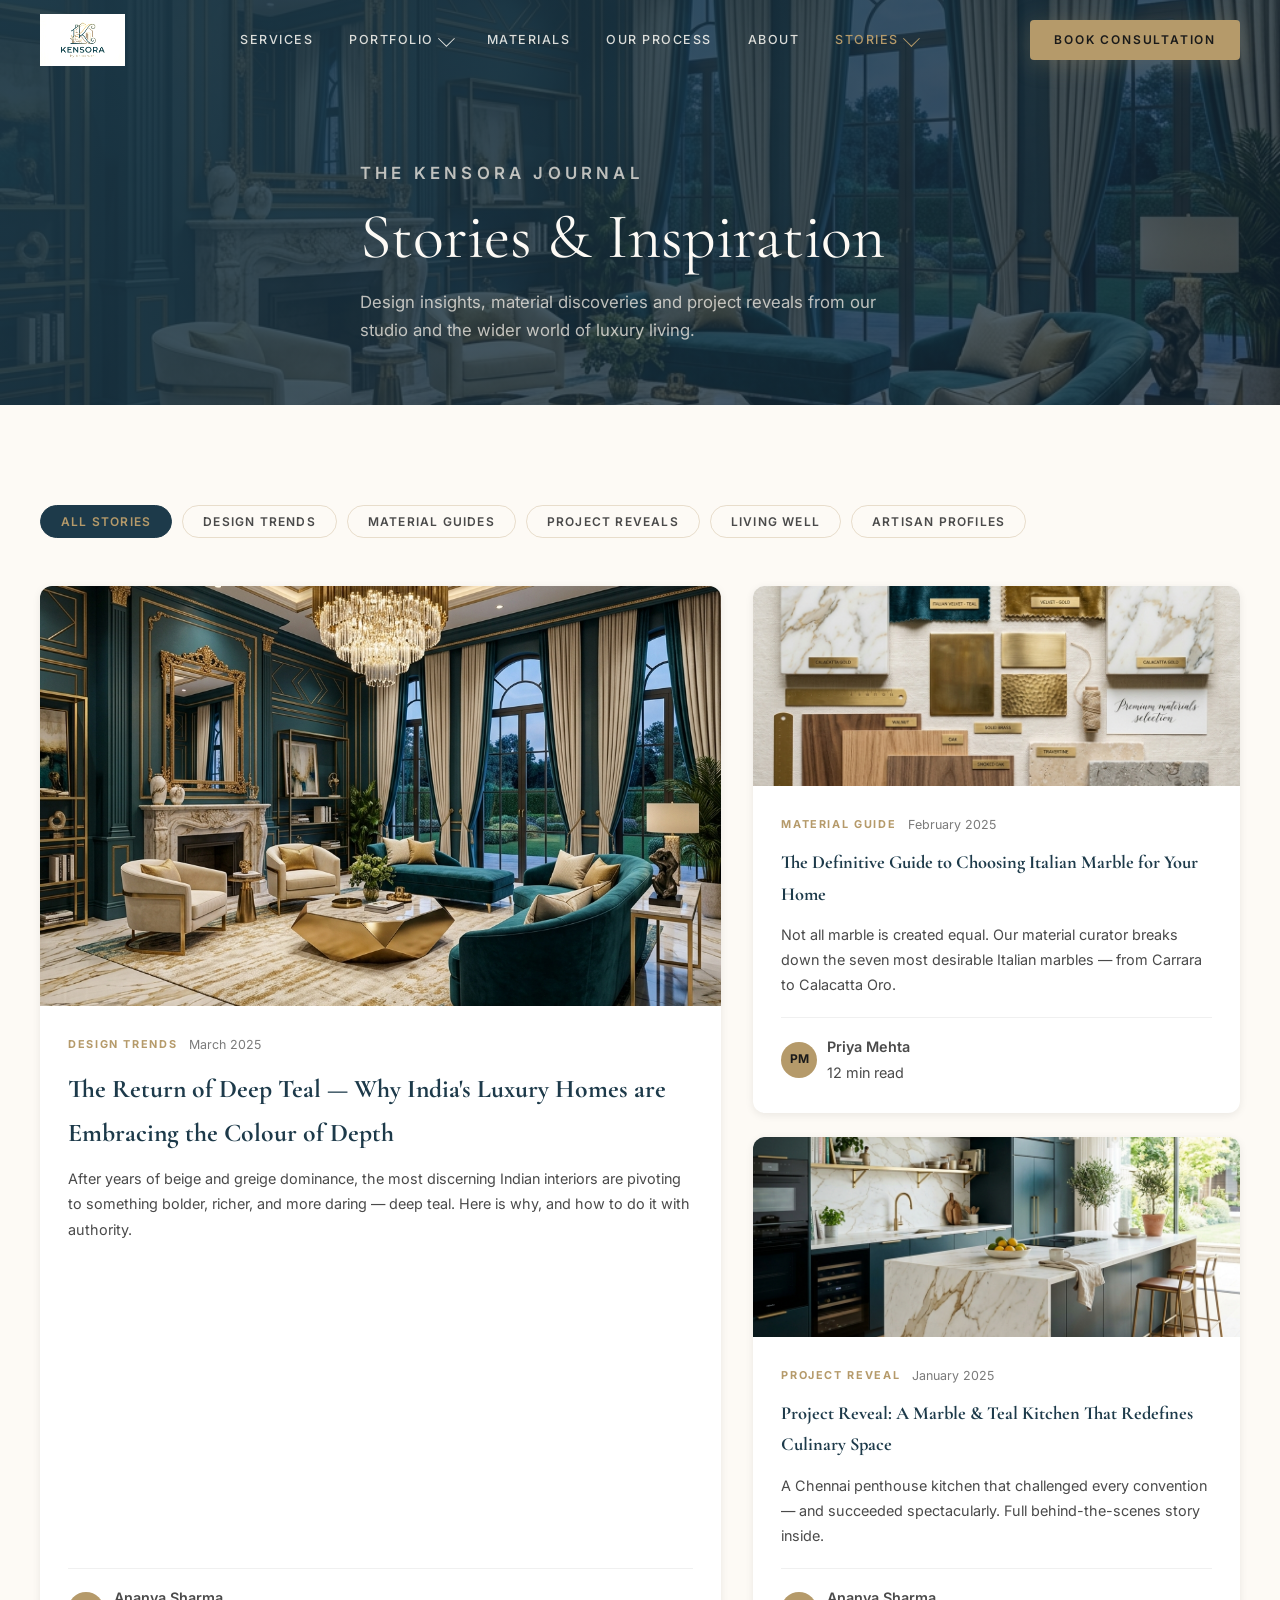
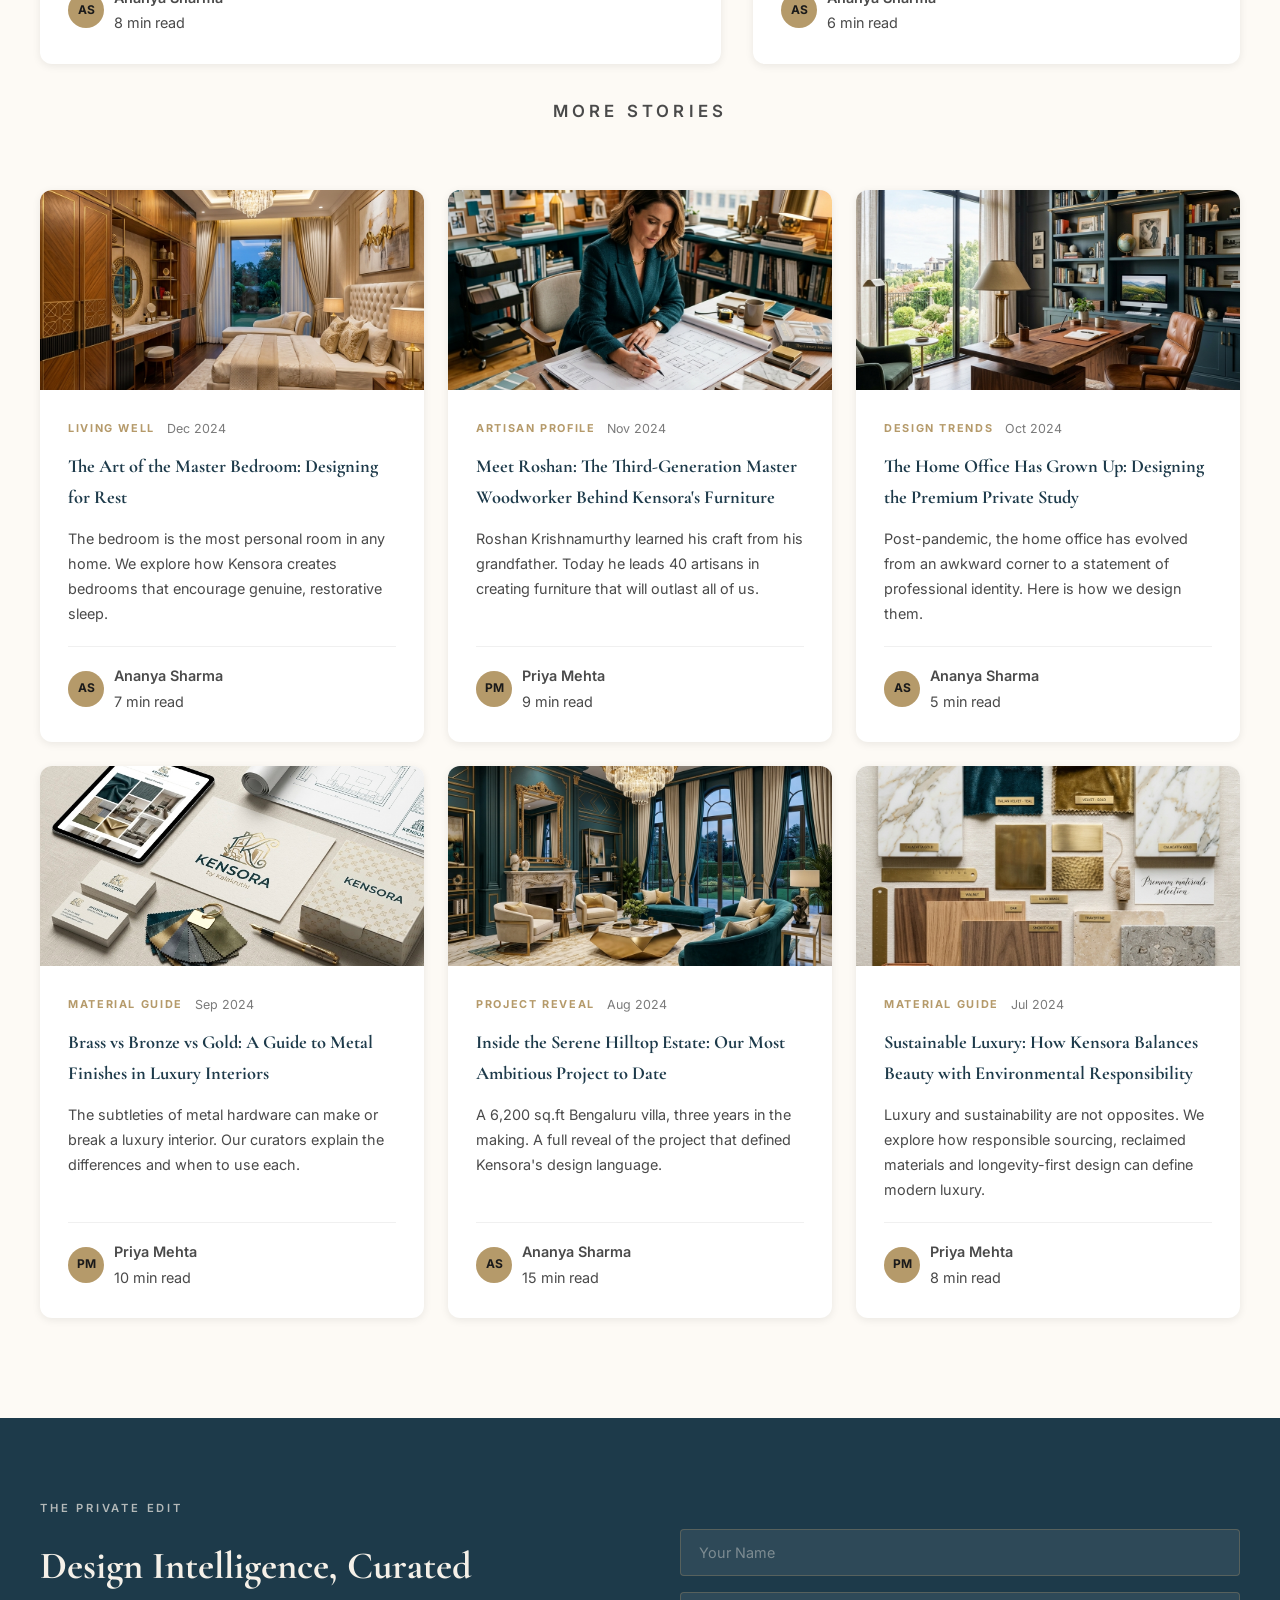
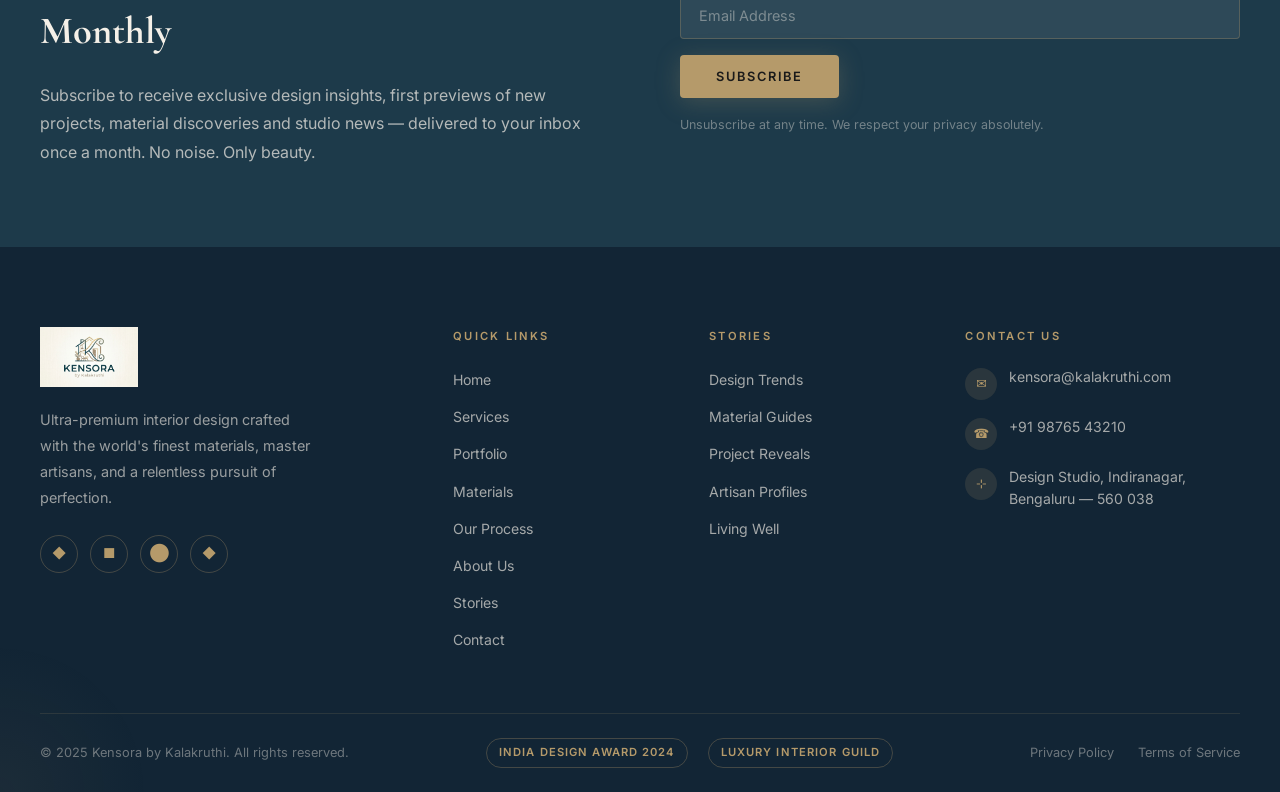
<file: blog.html>
<!DOCTYPE html>
<html lang="en">
<head>
  <meta charset="UTF-8" />
  <meta name="viewport" content="width=device-width, initial-scale=1.0" />
  <title>Stories & Inspiration — Kensora by Kalakruthi</title>
  <meta name="description" content="Explore Kensora's editorial journal — design trends, material guides, project reveals and inspiration from the world of ultra-premium interiors." />
  <link rel="stylesheet" href="css/global.css" />
  <link rel="stylesheet" href="css/navbar.css" />
  <link rel="stylesheet" href="css/footer.css" />
  <style>
    /* ── Blog Grid ── */
    .blog-featured {
      display: grid; grid-template-columns: 1.4fr 1fr; gap: 32px; margin-bottom: 32px;
    }
    .blog-card {
      border-radius: var(--radius-lg); overflow: hidden;
      background: var(--white); box-shadow: var(--shadow-sm);
      transition: var(--transition); display: flex; flex-direction: column;
    }
    .blog-card:hover { transform: translateY(-6px); box-shadow: var(--shadow-lg); }
    .blog-card__img { overflow: hidden; position: relative; }
    .blog-card__img img { width: 100%; height: 100%; object-fit: cover; transition: transform 0.6s ease; }
    .blog-card:hover .blog-card__img img { transform: scale(1.06); }
    .blog-card--featured .blog-card__img { height: 420px; }
    .blog-card--sm .blog-card__img { height: 200px; }
    .blog-card__body { padding: 28px; flex: 1; display: flex; flex-direction: column; }
    .blog-card__meta { display: flex; gap: 12px; align-items: center; margin-bottom: 12px; }
    .blog-card__cat { font-size: 0.68rem; font-weight: 700; letter-spacing: 0.15em; text-transform: uppercase; color: var(--gold); }
    .blog-card__date { font-size: 0.78rem; color: var(--text-light); }
    .blog-card h2 { font-family: var(--font-display); font-size: 1.6rem; color: var(--teal); margin-bottom: 12px; }
    .blog-card--sm h2 { font-size: 1.15rem; }
    .blog-card p { font-size: 0.9rem; color: var(--text-mid); line-height: 1.75; flex: 1; }
    .blog-card__author { display: flex; align-items: center; gap: 10px; margin-top: 20px; padding-top: 16px; border-top: 1px solid rgba(0,0,0,0.06); }
    .blog-card__author-avatar {
      width: 36px; height: 36px; border-radius: 50%;
      background: var(--gold); color: var(--charcoal);
      display: flex; align-items: center; justify-content: center;
      font-size: 0.75rem; font-weight: 700;
    }
    .blog-card__author-name { font-size: 0.82rem; font-weight: 600; color: var(--teal); }
    .blog-card__author-read { font-size: 0.75rem; color: var(--text-light); }
    .blog-grid-secondary { display: grid; grid-template-columns: repeat(3,1fr); gap: 24px; }

    /* ── Category Tags ── */
    .blog-cats { display: flex; flex-wrap: wrap; gap: 10px; }
    .blog-cat-btn {
      padding: 8px 20px; border-radius: 100px; border: 1px solid rgba(181,154,106,0.3);
      font-size: 0.75rem; font-weight: 600; letter-spacing: 0.1em; text-transform: uppercase;
      color: var(--text-mid); background: transparent; cursor: pointer; transition: var(--transition);
    }
    .blog-cat-btn:hover, .blog-cat-btn.active { background: var(--teal); color: var(--gold); border-color: var(--teal); }

    /* ── Newsletter ── */
    .newsletter { background: var(--teal); padding: 80px 0; }
    .newsletter-inner { display: grid; grid-template-columns: 1fr 1fr; gap: 80px; align-items: center; }
    .newsletter h2 { font-family: var(--font-display); font-size: clamp(1.8rem,3vw,2.8rem); color: var(--cream); margin: 16px 0 16px; }
    .newsletter p { color: rgba(245,240,232,0.7); line-height: 1.8; }
    .newsletter-form { display: flex; flex-direction: column; gap: 16px; }
    .newsletter-form input {
      padding: 14px 18px; border: 1px solid rgba(181,154,106,0.3);
      border-radius: var(--radius); background: rgba(255,255,255,0.08);
      color: var(--cream); font-size: 0.9rem; font-family: var(--font-body);
      outline: none; transition: var(--transition);
    }
    .newsletter-form input::placeholder { color: rgba(245,240,232,0.4); }
    .newsletter-form input:focus { border-color: var(--gold); }
    .newsletter-form p { font-size: 0.78rem; color: rgba(245,240,232,0.4); }

    @media (max-width: 1024px) {
      .blog-featured { grid-template-columns: 1fr; }
      .blog-grid-secondary { grid-template-columns: repeat(2,1fr); }
      .newsletter-inner { grid-template-columns: 1fr; gap: 40px; }
      .blog-card--featured .blog-card__img { height: 300px; }
    }
    @media (max-width: 640px) {
      .blog-grid-secondary { grid-template-columns: 1fr; }
    }
  </style>
</head>
<body>
<nav class="navbar scrolled">
  <div class="navbar__inner">
    <a href="index.html" class="navbar__logo"><img src="images/logo.jpg" alt="Kensora" /></a>
    <ul class="navbar__nav">
      <li><a href="services.html">Services</a></li>
      <li><a href="portfolio.html">Portfolio <span class="chevron"></span></a>
        <div class="navbar__dropdown">
          <a href="portfolio.html#living">Living Spaces</a><a href="portfolio.html#bedroom">Bedrooms</a>
        </div>
      </li>
      <li><a href="materials.html">Materials</a></li>
      <li><a href="process.html">Our Process</a></li>
      <li><a href="about.html">About</a></li>
      <li><a href="blog.html" class="active">Stories <span class="chevron"></span></a>
        <div class="navbar__dropdown">
          <a href="#trends">Design Trends</a><a href="#materials">Material Guides</a>
          <a href="#projects">Project Reveals</a>
        </div>
      </li>
    </ul>
    <div class="navbar__cta"><a href="contact.html" class="btn btn-primary">Book Consultation</a></div>
    <div class="navbar__hamburger" id="hamburger"><span></span><span></span><span></span></div>
  </div>
</nav>
<div class="navbar__mobile" id="mobileNav">
  <a href="index.html">Home</a><a href="services.html">Services</a><a href="portfolio.html">Portfolio</a>
  <a href="materials.html">Materials</a><a href="process.html">Our Process</a>
  <a href="about.html">About</a><a href="blog.html">Stories</a>
  <a href="contact.html" class="btn btn-primary mobile-cta" style="margin-top:16px;text-align:center;">Book Consultation</a>
</div>

<section class="page-hero" style="height:45vh;min-height:340px;padding-top:var(--nav-h);">
  <img class="page-hero__bg" src="images/hero.png" alt="Kensora Stories" />
  <div class="container">
    <p class="subheading">The Kensora Journal</p>
    <h1 class="heading-1" style="color:var(--off-white);font-family:var(--font-display);font-size:clamp(2.2rem,5vw,4rem);">Stories & Inspiration</h1>
    <p>Design insights, material discoveries and project reveals from our studio and the wider world of luxury living.</p>
  </div>
</section>

<section class="section">
  <div class="container">
    <!-- Tags -->
    <div style="margin-bottom:48px;" class="reveal">
      <div class="blog-cats">
        <button class="blog-cat-btn active">All Stories</button>
        <button class="blog-cat-btn" id="trends">Design Trends</button>
        <button class="blog-cat-btn" id="materials">Material Guides</button>
        <button class="blog-cat-btn" id="projects">Project Reveals</button>
        <button class="blog-cat-btn">Living Well</button>
        <button class="blog-cat-btn">Artisan Profiles</button>
      </div>
    </div>

    <!-- FEATURED POSTS -->
    <div class="blog-featured reveal">
      <div class="blog-card blog-card--featured">
        <div class="blog-card__img" style="height:420px;">
          <img src="images/hero.png" alt="The Teal Interior" loading="lazy" />
        </div>
        <div class="blog-card__body">
          <div class="blog-card__meta">
            <span class="blog-card__cat">Design Trends</span>
            <span class="blog-card__date">March 2025</span>
          </div>
          <h2>The Return of Deep Teal — Why India's Luxury Homes are Embracing the Colour of Depth</h2>
          <p>After years of beige and greige dominance, the most discerning Indian interiors are pivoting to something bolder, richer, and more daring — deep teal. Here is why, and how to do it with authority.</p>
          <div class="blog-card__author">
            <div class="blog-card__author-avatar">AS</div>
            <div>
              <p class="blog-card__author-name">Ananya Sharma</p>
              <p class="blog-card__author-read">8 min read</p>
            </div>
          </div>
        </div>
      </div>

      <div style="display:flex;flex-direction:column;gap:24px;">
        <div class="blog-card blog-card--sm">
          <div class="blog-card__img">
            <img src="images/materials-hero.png" alt="Italian Marble Guide" loading="lazy" />
          </div>
          <div class="blog-card__body">
            <div class="blog-card__meta">
              <span class="blog-card__cat">Material Guide</span>
              <span class="blog-card__date">February 2025</span>
            </div>
            <h2>The Definitive Guide to Choosing Italian Marble for Your Home</h2>
            <p>Not all marble is created equal. Our material curator breaks down the seven most desirable Italian marbles — from Carrara to Calacatta Oro.</p>
            <div class="blog-card__author">
              <div class="blog-card__author-avatar">PM</div>
              <div>
                <p class="blog-card__author-name">Priya Mehta</p>
                <p class="blog-card__author-read">12 min read</p>
              </div>
            </div>
          </div>
        </div>

        <div class="blog-card blog-card--sm">
          <div class="blog-card__img">
            <img src="images/portfolio-kitchen.png" alt="Kitchen Project Reveal" loading="lazy" />
          </div>
          <div class="blog-card__body">
            <div class="blog-card__meta">
              <span class="blog-card__cat">Project Reveal</span>
              <span class="blog-card__date">January 2025</span>
            </div>
            <h2>Project Reveal: A Marble & Teal Kitchen That Redefines Culinary Space</h2>
            <p>A Chennai penthouse kitchen that challenged every convention — and succeeded spectacularly. Full behind-the-scenes story inside.</p>
            <div class="blog-card__author">
              <div class="blog-card__author-avatar">AS</div>
              <div>
                <p class="blog-card__author-name">Ananya Sharma</p>
                <p class="blog-card__author-read">6 min read</p>
              </div>
            </div>
          </div>
        </div>
      </div>
    </div>

    <!-- SECONDARY GRID -->
    <div style="margin-top:32px;" class="section-header reveal" style="text-align:left;margin-bottom:32px;">
      <p class="subheading">More Stories</p>
    </div>
    <div class="blog-grid-secondary reveal">
      <div class="blog-card blog-card--sm">
        <div class="blog-card__img">
          <img src="images/portfolio-bedroom.png" alt="Bedroom Design" loading="lazy" />
        </div>
        <div class="blog-card__body">
          <div class="blog-card__meta">
            <span class="blog-card__cat">Living Well</span>
            <span class="blog-card__date">Dec 2024</span>
          </div>
          <h2>The Art of the Master Bedroom: Designing for Rest</h2>
          <p>The bedroom is the most personal room in any home. We explore how Kensora creates bedrooms that encourage genuine, restorative sleep.</p>
          <div class="blog-card__author">
            <div class="blog-card__author-avatar">AS</div>
            <div><p class="blog-card__author-name">Ananya Sharma</p><p class="blog-card__author-read">7 min read</p></div>
          </div>
        </div>
      </div>

      <div class="blog-card blog-card--sm">
        <div class="blog-card__img">
          <img src="images/about-designer.png" alt="Artisan Profile" loading="lazy" />
        </div>
        <div class="blog-card__body">
          <div class="blog-card__meta">
            <span class="blog-card__cat">Artisan Profile</span>
            <span class="blog-card__date">Nov 2024</span>
          </div>
          <h2>Meet Roshan: The Third-Generation Master Woodworker Behind Kensora's Furniture</h2>
          <p>Roshan Krishnamurthy learned his craft from his grandfather. Today he leads 40 artisans in creating furniture that will outlast all of us.</p>
          <div class="blog-card__author">
            <div class="blog-card__author-avatar">PM</div>
            <div><p class="blog-card__author-name">Priya Mehta</p><p class="blog-card__author-read">9 min read</p></div>
          </div>
        </div>
      </div>

      <div class="blog-card blog-card--sm">
        <div class="blog-card__img">
          <img src="images/portfolio-office.png" alt="Home Office Design" loading="lazy" />
        </div>
        <div class="blog-card__body">
          <div class="blog-card__meta">
            <span class="blog-card__cat">Design Trends</span>
            <span class="blog-card__date">Oct 2024</span>
          </div>
          <h2>The Home Office Has Grown Up: Designing the Premium Private Study</h2>
          <p>Post-pandemic, the home office has evolved from an awkward corner to a statement of professional identity. Here is how we design them.</p>
          <div class="blog-card__author">
            <div class="blog-card__author-avatar">AS</div>
            <div><p class="blog-card__author-name">Ananya Sharma</p><p class="blog-card__author-read">5 min read</p></div>
          </div>
        </div>
      </div>

      <div class="blog-card blog-card--sm">
        <div class="blog-card__img">
          <img src="images/brand-mockup.jpg" alt="Brand Identity" loading="lazy" />
        </div>
        <div class="blog-card__body">
          <div class="blog-card__meta">
            <span class="blog-card__cat">Material Guide</span>
            <span class="blog-card__date">Sep 2024</span>
          </div>
          <h2>Brass vs Bronze vs Gold: A Guide to Metal Finishes in Luxury Interiors</h2>
          <p>The subtleties of metal hardware can make or break a luxury interior. Our curators explain the differences and when to use each.</p>
          <div class="blog-card__author">
            <div class="blog-card__author-avatar">PM</div>
            <div><p class="blog-card__author-name">Priya Mehta</p><p class="blog-card__author-read">10 min read</p></div>
          </div>
        </div>
      </div>

      <div class="blog-card blog-card--sm">
        <div class="blog-card__img">
          <img src="images/hero.png" alt="Villa Reveal" loading="lazy" />
        </div>
        <div class="blog-card__body">
          <div class="blog-card__meta">
            <span class="blog-card__cat">Project Reveal</span>
            <span class="blog-card__date">Aug 2024</span>
          </div>
          <h2>Inside the Serene Hilltop Estate: Our Most Ambitious Project to Date</h2>
          <p>A 6,200 sq.ft Bengaluru villa, three years in the making. A full reveal of the project that defined Kensora's design language.</p>
          <div class="blog-card__author">
            <div class="blog-card__author-avatar">AS</div>
            <div><p class="blog-card__author-name">Ananya Sharma</p><p class="blog-card__author-read">15 min read</p></div>
          </div>
        </div>
      </div>

      <div class="blog-card blog-card--sm">
        <div class="blog-card__img">
          <img src="images/materials-hero.png" alt="Sustainable Materials" loading="lazy" />
        </div>
        <div class="blog-card__body">
          <div class="blog-card__meta">
            <span class="blog-card__cat">Material Guide</span>
            <span class="blog-card__date">Jul 2024</span>
          </div>
          <h2>Sustainable Luxury: How Kensora Balances Beauty with Environmental Responsibility</h2>
          <p>Luxury and sustainability are not opposites. We explore how responsible sourcing, reclaimed materials and longevity-first design can define modern luxury.</p>
          <div class="blog-card__author">
            <div class="blog-card__author-avatar">PM</div>
            <div><p class="blog-card__author-name">Priya Mehta</p><p class="blog-card__author-read">8 min read</p></div>
          </div>
        </div>
      </div>
    </div>
  </div>
</section>

<!-- NEWSLETTER -->
<section class="newsletter">
  <div class="container">
    <div class="newsletter-inner">
      <div class="reveal">
        <p class="subheading">The Private Edit</p>
        <h2>Design Intelligence, Curated Monthly</h2>
        <p>Subscribe to receive exclusive design insights, first previews of new projects, material discoveries and studio news — delivered to your inbox once a month. No noise. Only beauty.</p>
      </div>
      <div class="reveal reveal-delay-2">
        <form class="newsletter-form" onsubmit="event.preventDefault();this.innerHTML='<p style=\'color:var(--gold);font-size:1.1rem;\'>Welcome to The Private Edit. Your first issue arrives soon.</p>'">
          <input type="text" placeholder="Your Name" required />
          <input type="email" placeholder="Email Address" required />
          <button type="submit" class="btn btn-primary" style="align-self:flex-start;">Subscribe</button>
          <p>Unsubscribe at any time. We respect your privacy absolutely.</p>
        </form>
      </div>
    </div>
  </div>
</section>

<footer class="footer">
  <div class="container">
    <div class="footer__top">
      <div class="footer__brand">
        <img src="images/logo.jpg" alt="Kensora" />
        <p>Ultra-premium interior design crafted with the world's finest materials, master artisans, and a relentless pursuit of perfection.</p>
        <div class="footer__social">
          <a href="#" aria-label="Instagram">&#9670;</a><a href="#" aria-label="Facebook">&#9632;</a>
          <a href="#" aria-label="Pinterest">&#11044;</a><a href="#" aria-label="LinkedIn">&#9670;</a>
        </div>
      </div>
      <div class="footer__col"><h4>Quick Links</h4><ul>
        <li><a href="index.html">Home</a></li><li><a href="services.html">Services</a></li>
        <li><a href="portfolio.html">Portfolio</a></li><li><a href="materials.html">Materials</a></li>
        <li><a href="process.html">Our Process</a></li><li><a href="about.html">About Us</a></li>
        <li><a href="blog.html">Stories</a></li><li><a href="contact.html">Contact</a></li>
      </ul></div>
      <div class="footer__col"><h4>Stories</h4><ul>
        <li><a href="#">Design Trends</a></li><li><a href="#">Material Guides</a></li>
        <li><a href="#">Project Reveals</a></li><li><a href="#">Artisan Profiles</a></li><li><a href="#">Living Well</a></li>
      </ul></div>
      <div class="footer__col"><h4>Contact Us</h4>
        <div class="footer__contact-item"><div class="footer__contact-icon">✉</div><span>kensora@kalakruthi.com</span></div>
        <div class="footer__contact-item"><div class="footer__contact-icon">☎</div><span>+91 98765 43210</span></div>
        <div class="footer__contact-item"><div class="footer__contact-icon">⊹</div><span>Design Studio, Indiranagar,<br/>Bengaluru — 560 038</span></div>
      </div>
    </div>
    <div class="footer__bottom">
      <p>© 2025 Kensora by Kalakruthi. All rights reserved.</p>
      <div class="footer__awards"><span class="footer__award-badge">India Design Award 2024</span><span class="footer__award-badge">Luxury Interior Guild</span></div>
      <div class="footer__legal"><a href="#">Privacy Policy</a><a href="#">Terms of Service</a></div>
    </div>
  </div>
</footer>
<script src="js/main.js"></script>
</body>
</html>
</file>
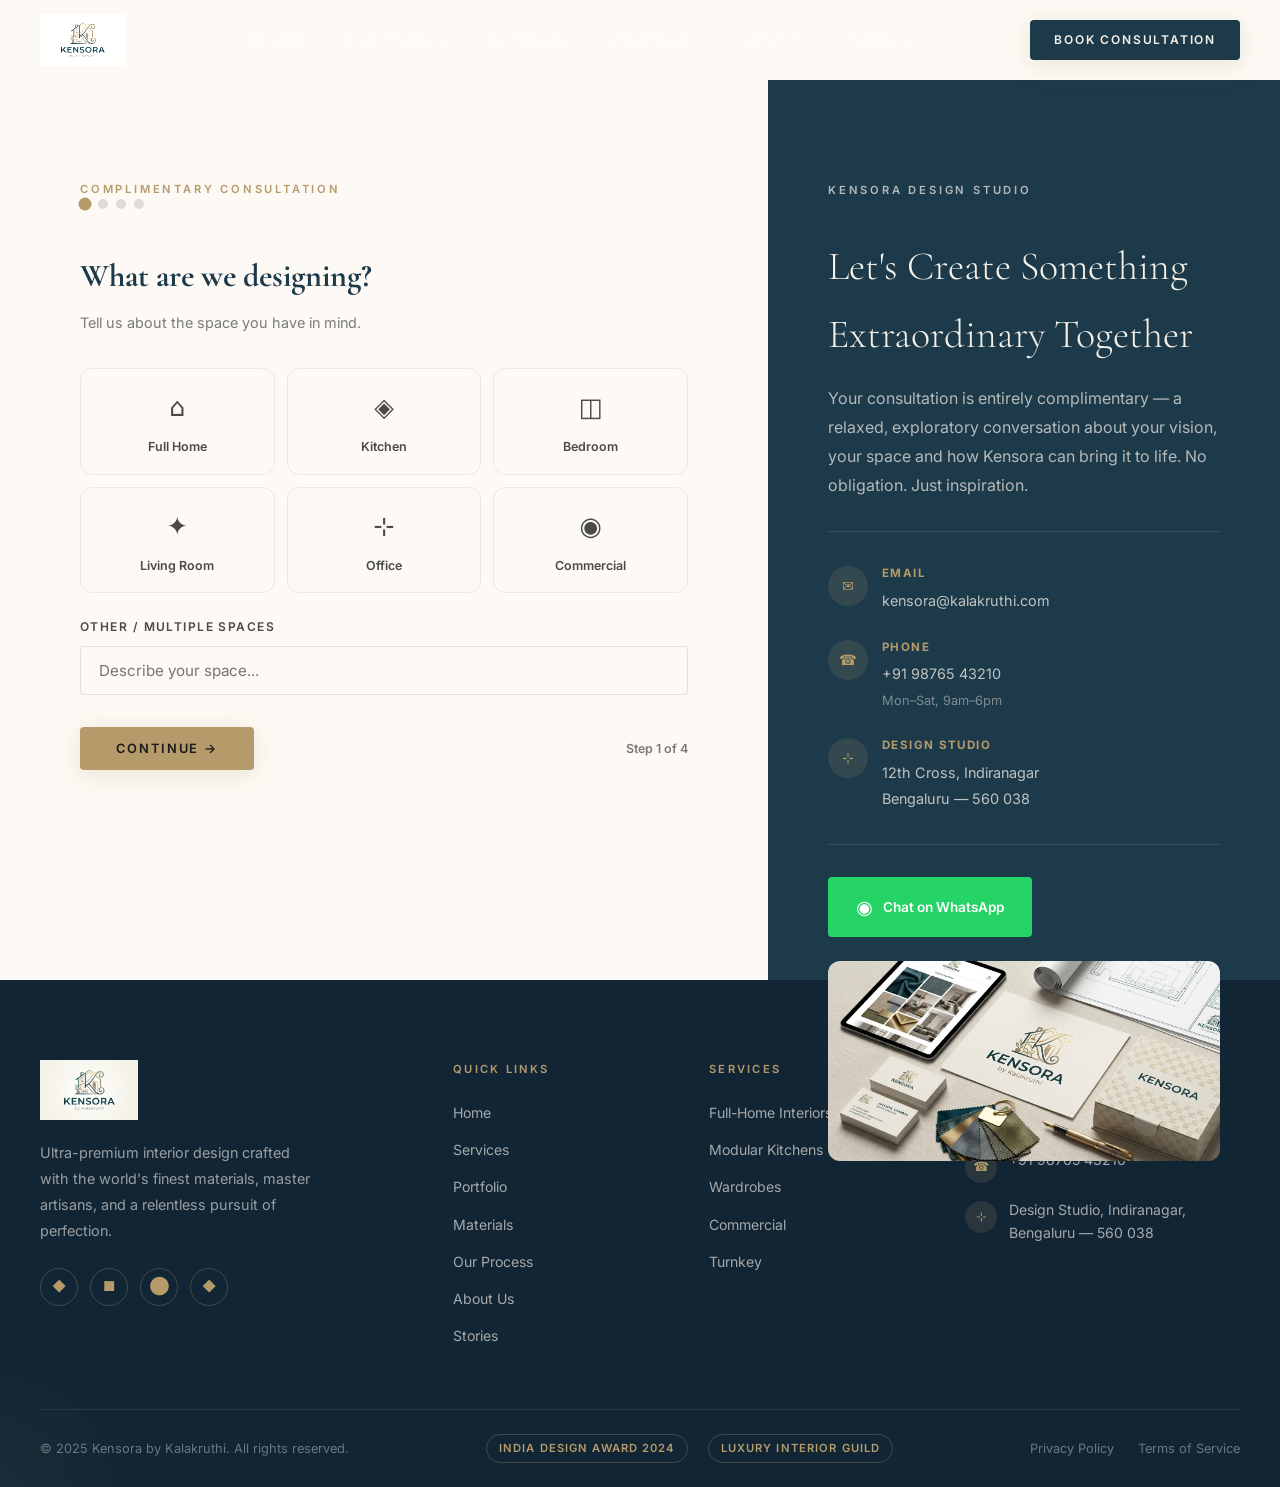
<file: contact.html>
<!DOCTYPE html>
<html lang="en">
<head>
  <meta charset="UTF-8" />
  <meta name="viewport" content="width=device-width, initial-scale=1.0" />
  <title>Book a Consultation — Kensora by Kalakruthi</title>
  <meta name="description" content="Book your complimentary design consultation with Kensora by Kalakruthi. Tell us about your project and let our team craft your dream interior." />
  <link rel="stylesheet" href="css/global.css" />
  <link rel="stylesheet" href="css/navbar.css" />
  <link rel="stylesheet" href="css/footer.css" />
  <style>
    /* ── Layout ── */
    .contact-layout {
      display: grid; grid-template-columns: 1.2fr 0.8fr; gap: 0; min-height: 100vh;
    }
    .contact-form-panel {
      padding: 100px 80px; background: var(--off-white);
    }
    .contact-sidebar {
      background: var(--teal); padding: 100px 60px;
      display: flex; flex-direction: column; justify-content: space-between;
      position: sticky; top: 0; height: 100vh;
    }
    .contact-sidebar h2 { font-family: var(--font-display); font-size: 2.5rem; font-weight: 300; color: var(--cream); margin: 20px 0 16px; }
    .contact-sidebar p { color: rgba(245,240,232,0.7); line-height: 1.8; margin-bottom: 32px; }
    .sidebar-divider { height: 1px; background: rgba(181,154,106,0.2); margin: 32px 0; }
    .sidebar-contact-item { display: flex; gap: 14px; align-items: flex-start; margin-bottom: 24px; }
    .sidebar-contact-icon {
      width: 40px; height: 40px; flex-shrink: 0;
      background: rgba(181,154,106,0.15); border-radius: 50%;
      display: flex; align-items: center; justify-content: center;
      font-size: 0.9rem; color: var(--gold); margin-top: 2px;
    }
    .sidebar-contact-item h4 { font-size: 0.72rem; font-weight: 700; letter-spacing: 0.12em; text-transform: uppercase; color: var(--gold); margin-bottom: 4px; }
    .sidebar-contact-item p { color: rgba(245,240,232,0.75); font-size: 0.9rem; margin: 0; }
    .sidebar-img { border-radius: var(--radius-lg); overflow: hidden; height: 200px; }
    .sidebar-img img { width: 100%; height: 100%; object-fit: cover; }

    /* ── Form Steps ── */
    .step-progress { display: flex; gap: 8px; margin-bottom: 40px; }
    .step-dot {
      width: 10px; height: 10px; border-radius: 50%;
      background: rgba(0,0,0,0.12); transition: var(--transition);
    }
    .step-dot.active { background: var(--gold); transform: scale(1.3); }
    .form-step { display: none; }
    .form-step.active { display: block; animation: fadeIn 0.4s ease; }
    @keyframes fadeIn { from { opacity:0; transform:translateY(16px); } to { opacity:1; transform:translateY(0); } }
    .form-step__title { font-family: var(--font-display); font-size: 2rem; color: var(--teal); margin-bottom: 8px; }
    .form-step__sub { color: var(--text-light); margin-bottom: 32px; font-size: 0.9rem; }

    /* ── Option Cards ── */
    .option-grid { display: grid; grid-template-columns: repeat(3,1fr); gap: 12px; margin-bottom: 24px; }
    .option-card {
      border: 1.5px solid rgba(181,154,106,0.2); border-radius: var(--radius-lg);
      padding: 16px 12px; text-align: center; cursor: pointer; transition: var(--transition);
    }
    .option-card:hover { border-color: var(--gold); background: rgba(181,154,106,0.06); }
    .option-card.selected { border-color: var(--teal); background: rgba(29,58,74,0.06); }
    .option-card__icon { font-size: 1.6rem; margin-bottom: 8px; color: var(--text-mid); }
    .option-card.selected .option-card__icon { color: var(--teal); }
    .option-card p { font-size: 0.78rem; font-weight: 600; color: var(--text-mid); }
    .option-card.selected p { color: var(--teal); }

    /* ── Budget ── */
    .budget-options { display: grid; grid-template-columns: repeat(2,1fr); gap: 12px; margin-bottom: 24px; }
    .budget-option {
      border: 1.5px solid rgba(181,154,106,0.2); border-radius: var(--radius); padding: 14px 18px;
      cursor: pointer; transition: var(--transition);
    }
    .budget-option:hover { border-color: var(--gold); }
    .budget-option.selected { border-color: var(--teal); background: rgba(29,58,74,0.06); }
    .budget-option p { font-size: 0.85rem; font-weight: 600; color: var(--text-mid); }
    .budget-option span { font-size: 0.75rem; color: var(--text-light); }
    .budget-option.selected p { color: var(--teal); }

    /* ── Form Navigation ── */
    .form-nav { display: flex; gap: 12px; align-items: center; margin-top: 32px; }
    .form-step-count { font-size: 0.78rem; font-weight: 600; color: var(--text-light); margin-left: auto; }

    /* ── Success ── */
    #formSuccess {
      display: none; text-align: center; padding: 60px 40px;
    }
    #formSuccess .success-icon { font-size: 4rem; margin-bottom: 24px; }
    #formSuccess h2 { font-family: var(--font-display); font-size: 2.5rem; color: var(--teal); margin-bottom: 16px; }
    #formSuccess p { color: var(--text-mid); font-size: 1.05rem; line-height: 1.8; max-width: 480px; margin: 0 auto 32px; }

    /* ── WhatsApp CTA ── */
    .whatsapp-cta {
      display: inline-flex; align-items: center; gap: 10px;
      background: #25D366; color: var(--white);
      padding: 14px 28px; border-radius: var(--radius);
      font-size: 0.85rem; font-weight: 600; transition: var(--transition);
      text-decoration: none;
    }
    .whatsapp-cta:hover { background: #1da558; transform: translateY(-2px); box-shadow: 0 8px 24px rgba(37,211,102,0.3); }
    .whatsapp-cta::before { content: '◉'; font-size: 1.2rem; }

    @media (max-width: 1024px) {
      .contact-layout { grid-template-columns: 1fr; }
      .contact-sidebar { position: static; height: auto; padding: 60px 40px; }
      .contact-form-panel { padding: 60px 40px; }
      .option-grid { grid-template-columns: repeat(2,1fr); }
    }
    @media (max-width: 640px) {
      .contact-form-panel { padding: 40px 20px; }
      .contact-sidebar { padding: 40px 20px; }
      .option-grid { grid-template-columns: repeat(2,1fr); }
      .budget-options { grid-template-columns: 1fr; }
    }
  </style>
</head>
<body>
<nav class="navbar scrolled">
  <div class="navbar__inner">
    <a href="index.html" class="navbar__logo"><img src="images/logo.jpg" alt="Kensora" /></a>
    <ul class="navbar__nav">
      <li><a href="services.html">Services</a></li>
      <li><a href="portfolio.html">Portfolio <span class="chevron"></span></a>
        <div class="navbar__dropdown">
          <a href="portfolio.html#living">Living Spaces</a><a href="portfolio.html#bedroom">Bedrooms</a>
        </div>
      </li>
      <li><a href="materials.html">Materials</a></li>
      <li><a href="process.html">Our Process</a></li>
      <li><a href="about.html">About</a></li>
      <li><a href="blog.html">Stories <span class="chevron"></span></a>
        <div class="navbar__dropdown"><a href="blog.html">All Stories</a></div>
      </li>
    </ul>
    <div class="navbar__cta"><a href="contact.html" class="btn btn-primary" style="background:var(--teal);color:var(--cream);">Book Consultation</a></div>
    <div class="navbar__hamburger" id="hamburger"><span></span><span></span><span></span></div>
  </div>
</nav>
<div class="navbar__mobile" id="mobileNav">
  <a href="index.html">Home</a><a href="services.html">Services</a><a href="portfolio.html">Portfolio</a>
  <a href="materials.html">Materials</a><a href="process.html">Our Process</a>
  <a href="about.html">About</a><a href="blog.html">Stories</a>
  <a href="contact.html" class="btn btn-primary mobile-cta" style="margin-top:16px;text-align:center;">Book Consultation</a>
</div>

<div style="padding-top:var(--nav-h);">
  <div class="contact-layout">

    <!-- FORM PANEL -->
    <div class="contact-form-panel">
      <div id="consultationForm">
        <p class="subheading">Complimentary Consultation</p>
        <div class="step-progress">
          <div class="step-dot active"></div>
          <div class="step-dot"></div>
          <div class="step-dot"></div>
          <div class="step-dot"></div>
        </div>

        <!-- STEP 1: Space Type -->
        <div class="form-step active" data-step="1">
          <h2 class="form-step__title">What are we designing?</h2>
          <p class="form-step__sub">Tell us about the space you have in mind.</p>
          <div class="option-grid">
            <div class="option-card" onclick="selectOption(this)">
              <div class="option-card__icon">⌂</div>
              <p>Full Home</p>
            </div>
            <div class="option-card" onclick="selectOption(this)">
              <div class="option-card__icon">◈</div>
              <p>Kitchen</p>
            </div>
            <div class="option-card" onclick="selectOption(this)">
              <div class="option-card__icon">◫</div>
              <p>Bedroom</p>
            </div>
            <div class="option-card" onclick="selectOption(this)">
              <div class="option-card__icon">✦</div>
              <p>Living Room</p>
            </div>
            <div class="option-card" onclick="selectOption(this)">
              <div class="option-card__icon">⊹</div>
              <p>Office</p>
            </div>
            <div class="option-card" onclick="selectOption(this)">
              <div class="option-card__icon">◉</div>
              <p>Commercial</p>
            </div>
          </div>
          <div class="form-group">
            <label>Other / Multiple Spaces</label>
            <input type="text" placeholder="Describe your space..." />
          </div>
          <div class="form-nav">
            <button class="btn btn-primary btn-next-step">Continue &#8594;</button>
            <span class="form-step-count">Step 1 of 4</span>
          </div>
        </div>

        <!-- STEP 2: Budget -->
        <div class="form-step" data-step="2">
          <h2 class="form-step__title">Investment Range</h2>
          <p class="form-step__sub">This helps us recommend the right design package and materials.</p>
          <div class="budget-options">
            <div class="budget-option" onclick="selectBudget(this)">
              <p>₹10 – 30 Lakhs</p><span>Signature Package eligible</span>
            </div>
            <div class="budget-option" onclick="selectBudget(this)">
              <p>₹30 – 60 Lakhs</p><span>Prestige Package eligible</span>
            </div>
            <div class="budget-option" onclick="selectBudget(this)">
              <p>₹60 – 1 Crore</p><span>Prestige / Grand Atelier</span>
            </div>
            <div class="budget-option" onclick="selectBudget(this)">
              <p>₹1 Crore+</p><span>Grand Atelier — fully bespoke</span>
            </div>
          </div>
          <div class="form-group">
            <label>Property Location / City</label>
            <input type="text" placeholder="e.g. Bengaluru, Hyderabad, Mumbai..." />
          </div>
          <div class="form-group">
            <label>Approximate Area (sq.ft)</label>
            <input type="text" placeholder="e.g. 2,500 sq.ft" />
          </div>
          <div class="form-nav">
            <button class="btn btn-outline btn-prev-step">&#8592; Back</button>
            <button class="btn btn-primary btn-next-step">Continue &#8594;</button>
            <span class="form-step-count">Step 2 of 4</span>
          </div>
        </div>

        <!-- STEP 3: Timeline -->
        <div class="form-step" data-step="3">
          <h2 class="form-step__title">When do you wish to begin?</h2>
          <p class="form-step__sub">Knowing your timeline helps us allocate the right design team.</p>
          <div class="option-grid" style="grid-template-columns: repeat(2,1fr);">
            <div class="option-card" onclick="selectOption(this)">
              <div class="option-card__icon">◉</div>
              <p>Immediately</p>
            </div>
            <div class="option-card" onclick="selectOption(this)">
              <div class="option-card__icon">⊹</div>
              <p>Within 3 months</p>
            </div>
            <div class="option-card" onclick="selectOption(this)">
              <div class="option-card__icon">✦</div>
              <p>3 – 6 months</p>
            </div>
            <div class="option-card" onclick="selectOption(this)">
              <div class="option-card__icon">◈</div>
              <p>Exploring / Planning</p>
            </div>
          </div>
          <div class="form-group" style="margin-top:20px;">
            <label>Tell us more about your vision (optional)</label>
            <textarea placeholder="Share any inspiration, references, or thoughts about what you're looking for..." rows="4"></textarea>
          </div>
          <div class="form-nav">
            <button class="btn btn-outline btn-prev-step">&#8592; Back</button>
            <button class="btn btn-primary btn-next-step">Continue &#8594;</button>
            <span class="form-step-count">Step 3 of 4</span>
          </div>
        </div>

        <!-- STEP 4: Contact Details -->
        <div class="form-step" data-step="4">
          <h2 class="form-step__title">Your Details</h2>
          <p class="form-step__sub">Our Design Director will be in touch personally within 24 hours.</p>
          <form id="consultationFormFinal" onsubmit="submitConsultation(event)">
            <div class="form-group">
              <label>Full Name *</label>
              <input type="text" required placeholder="Your full name" />
            </div>
            <div class="form-group">
              <label>Email Address *</label>
              <input type="email" required placeholder="your@email.com" />
            </div>
            <div class="form-group">
              <label>Phone Number *</label>
              <input type="tel" required placeholder="+91 98765 43210" />
            </div>
            <div class="form-group">
              <label>How did you hear about Kensora?</label>
              <select>
                <option value="">Please select...</option>
                <option>Google Search</option>
                <option>Instagram / Social Media</option>
                <option>Word of Mouth / Referral</option>
                <option>Press / Magazine</option>
                <option>Hoarding / Advertising</option>
                <option>Previous Client</option>
              </select>
            </div>
            <div class="form-nav">
              <button class="btn btn-outline btn-prev-step" type="button">&#8592; Back</button>
              <button type="submit" class="btn btn-primary">Submit Consultation Request</button>
              <span class="form-step-count">Step 4 of 4</span>
            </div>
          </form>
        </div>
      </div>

      <!-- SUCCESS -->
      <div id="formSuccess">
        <div class="success-icon">✦</div>
        <h2>Your Consultation is Requested</h2>
        <p>Thank you for reaching out to Kensora. Our Design Director will personally contact you within 24 hours to schedule your complimentary design discovery session.</p>
        <div style="display:flex;gap:16px;justify-content:center;flex-wrap:wrap;">
          <a href="portfolio.html" class="btn btn-dark">Explore Our Portfolio</a>
          <a href="https://wa.me/919876543210" class="whatsapp-cta" target="_blank">Chat on WhatsApp</a>
        </div>
      </div>
    </div>

    <!-- SIDEBAR -->
    <div class="contact-sidebar">
      <div>
        <p class="subheading">Kensora Design Studio</p>
        <h2>Let's Create Something Extraordinary Together</h2>
        <p>Your consultation is entirely complimentary — a relaxed, exploratory conversation about your vision, your space and how Kensora can bring it to life. No obligation. Just inspiration.</p>
        <div class="sidebar-divider"></div>
        <div class="sidebar-contact-item">
          <div class="sidebar-contact-icon">✉</div>
          <div>
            <h4>Email</h4>
            <p>kensora@kalakruthi.com</p>
          </div>
        </div>
        <div class="sidebar-contact-item">
          <div class="sidebar-contact-icon">☎</div>
          <div>
            <h4>Phone</h4>
            <p>+91 98765 43210</p>
            <p style="font-size:0.8rem;color:rgba(245,240,232,0.45);margin-top:2px;">Mon–Sat, 9am–6pm</p>
          </div>
        </div>
        <div class="sidebar-contact-item">
          <div class="sidebar-contact-icon">⊹</div>
          <div>
            <h4>Design Studio</h4>
            <p>12th Cross, Indiranagar<br/>Bengaluru — 560 038</p>
          </div>
        </div>
        <div class="sidebar-divider"></div>
        <a href="https://wa.me/919876543210" class="whatsapp-cta" target="_blank" style="margin-bottom:24px;display:inline-flex;">Chat on WhatsApp</a>
      </div>
      <div>
        <div class="sidebar-img">
          <img src="images/brand-mockup.jpg" alt="Kensora Studio" loading="lazy" />
        </div>
      </div>
    </div>
  </div>
</div>

<footer class="footer">
  <div class="container">
    <div class="footer__top">
      <div class="footer__brand">
        <img src="images/logo.jpg" alt="Kensora" />
        <p>Ultra-premium interior design crafted with the world's finest materials, master artisans, and a relentless pursuit of perfection.</p>
        <div class="footer__social">
          <a href="#" aria-label="Instagram">&#9670;</a><a href="#" aria-label="Facebook">&#9632;</a>
          <a href="#" aria-label="Pinterest">&#11044;</a><a href="#" aria-label="LinkedIn">&#9670;</a>
        </div>
      </div>
      <div class="footer__col"><h4>Quick Links</h4><ul>
        <li><a href="index.html">Home</a></li><li><a href="services.html">Services</a></li>
        <li><a href="portfolio.html">Portfolio</a></li><li><a href="materials.html">Materials</a></li>
        <li><a href="process.html">Our Process</a></li><li><a href="about.html">About Us</a></li>
        <li><a href="blog.html">Stories</a></li>
      </ul></div>
      <div class="footer__col"><h4>Services</h4><ul>
        <li><a href="services.html#full-home">Full-Home Interiors</a></li>
        <li><a href="services.html#kitchen">Modular Kitchens</a></li>
        <li><a href="services.html#wardrobe">Wardrobes</a></li>
        <li><a href="services.html#commercial">Commercial</a></li>
        <li><a href="services.html#turnkey">Turnkey</a></li>
      </ul></div>
      <div class="footer__col"><h4>Contact Us</h4>
        <div class="footer__contact-item"><div class="footer__contact-icon">✉</div><span>kensora@kalakruthi.com</span></div>
        <div class="footer__contact-item"><div class="footer__contact-icon">☎</div><span>+91 98765 43210</span></div>
        <div class="footer__contact-item"><div class="footer__contact-icon">⊹</div><span>Design Studio, Indiranagar,<br/>Bengaluru — 560 038</span></div>
      </div>
    </div>
    <div class="footer__bottom">
      <p>© 2025 Kensora by Kalakruthi. All rights reserved.</p>
      <div class="footer__awards"><span class="footer__award-badge">India Design Award 2024</span><span class="footer__award-badge">Luxury Interior Guild</span></div>
      <div class="footer__legal"><a href="#">Privacy Policy</a><a href="#">Terms of Service</a></div>
    </div>
  </div>
</footer>

<script src="js/main.js"></script>
<script>
function selectOption(el) {
  el.closest('.option-grid').querySelectorAll('.option-card').forEach(c => c.classList.remove('selected'));
  el.classList.add('selected');
}
function selectBudget(el) {
  el.closest('.budget-options').querySelectorAll('.budget-option').forEach(c => c.classList.remove('selected'));
  el.classList.add('selected');
}
function submitConsultation(e) {
  e.preventDefault();
  document.getElementById('consultationForm').style.display = 'none';
  document.getElementById('formSuccess').style.display = 'block';
}
</script>
</body>
</html>
</file>
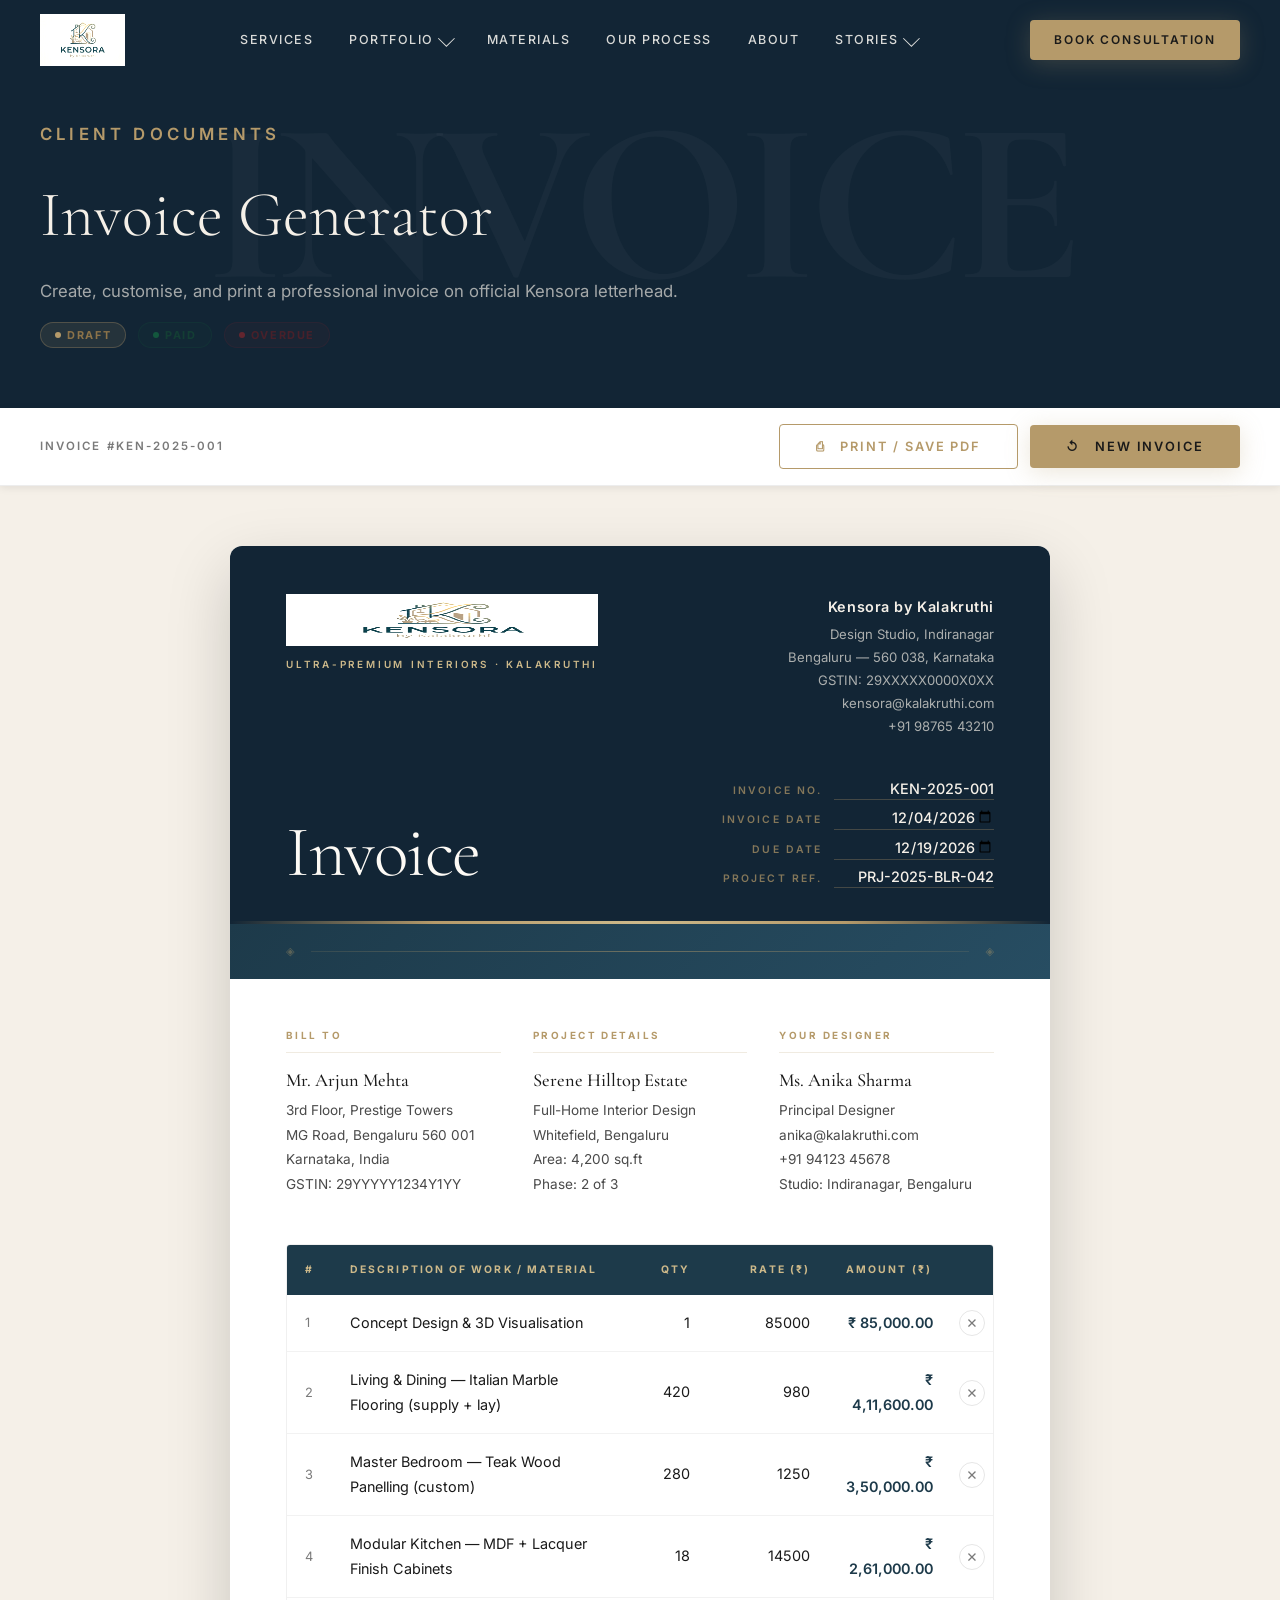
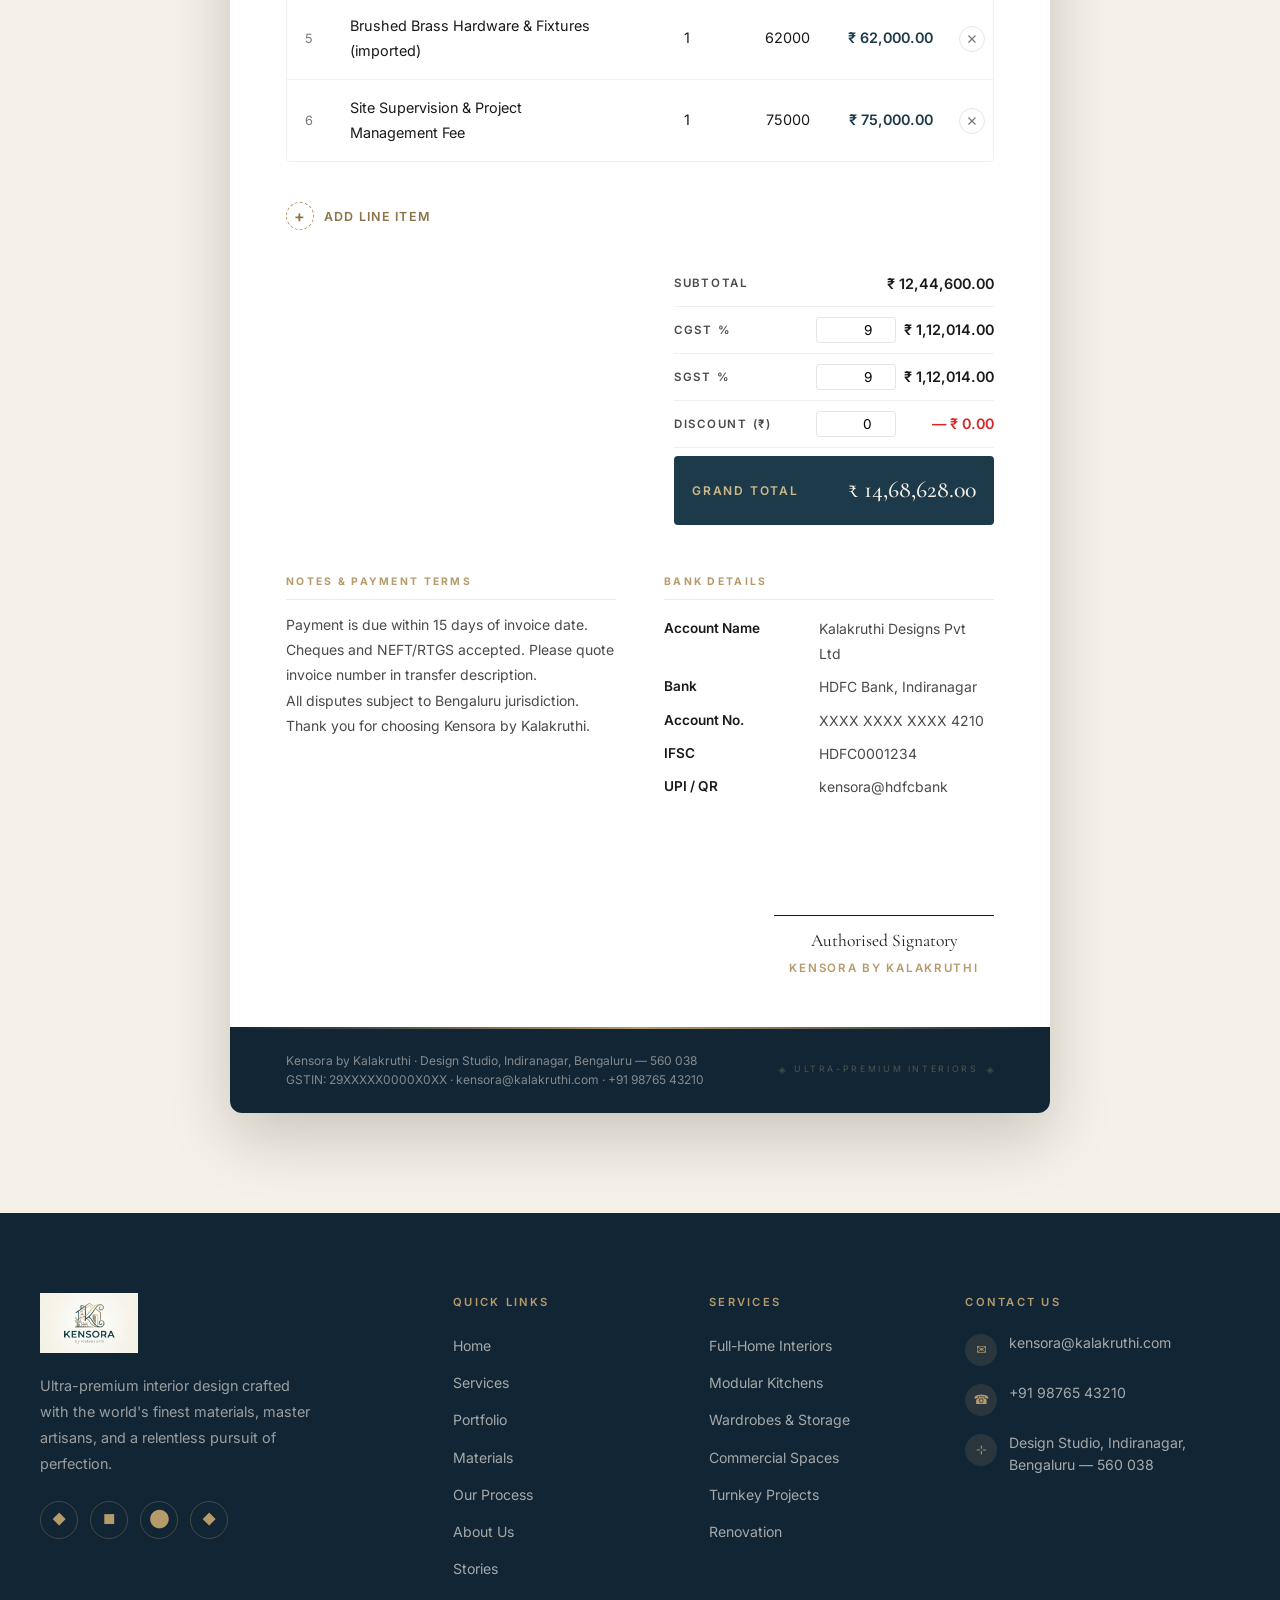
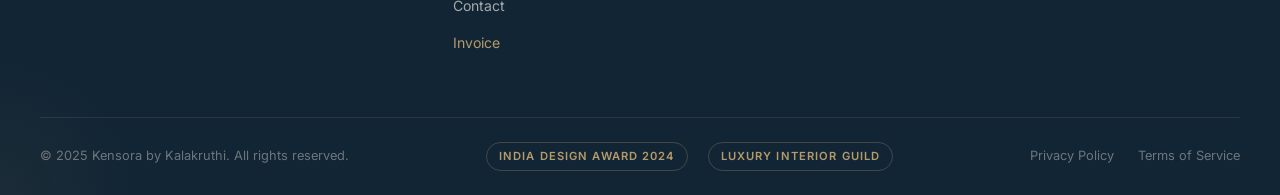
<file: invoice.html>
<!DOCTYPE html>
<html lang="en">
<head>
  <meta charset="UTF-8" />
  <meta name="viewport" content="width=device-width, initial-scale=1.0" />
  <title>Invoice — Kensora by Kalakruthi</title>
  <meta name="description" content="Generate and print a professional invoice on Kensora by Kalakruthi letterhead." />
  <link rel="stylesheet" href="css/global.css" />
  <link rel="stylesheet" href="css/navbar.css" />
  <link rel="stylesheet" href="css/footer.css" />
  <style>
    /* ══════════════════════════════════════════
       INVOICE PAGE — Screen Styles
    ══════════════════════════════════════════ */

    body { background: var(--cream); }

    /* ── Page Hero ── */
    .invoice-hero {
      background: var(--teal-dark);
      padding: 120px 0 60px;
      position: relative;
      overflow: hidden;
    }
    .invoice-hero::before {
      content: 'INVOICE';
      position: absolute; top: 50%; left: 50%;
      transform: translate(-50%,-50%);
      font-family: var(--font-display); font-size: 18vw; font-weight: 700;
      color: rgba(255,255,255,0.03); white-space: nowrap;
      letter-spacing: -0.04em; pointer-events: none;
    }
    .invoice-hero .container { position: relative; z-index: 2; }
    .invoice-hero h1 {
      font-family: var(--font-display);
      font-size: clamp(2.4rem, 5vw, 4rem);
      font-weight: 300; color: var(--cream);
      margin: 12px 0 8px;
    }
    .invoice-hero p { color: rgba(245,240,232,0.65); font-size: 1.05rem; }

    /* ── Toolbar ── */
    .invoice-toolbar {
      background: var(--white);
      border-bottom: 1px solid rgba(0,0,0,0.07);
      padding: 16px 0;
      position: sticky; top: 0; z-index: 99;
      box-shadow: var(--shadow-sm);
    }
    .invoice-toolbar .container {
      display: flex; align-items: center; gap: 12px; flex-wrap: wrap;
    }
    .invoice-toolbar-label {
      font-size: 0.72rem; font-weight: 600; letter-spacing: 0.18em;
      text-transform: uppercase; color: var(--text-light);
      margin-right: auto;
    }

    /* ── Invoice wrapper ── */
    .invoice-wrapper {
      padding: 60px 0 100px;
    }
    .invoice-wrapper .container {
      max-width: 900px;
    }

    /* ══════════════════════════════════════════
       INVOICE DOCUMENT
    ══════════════════════════════════════════ */
    #invoiceDoc {
      background: var(--white);
      border-radius: var(--radius-lg);
      box-shadow: var(--shadow-lg);
      overflow: hidden;
      padding: 0;
    }

    /* ── Letterhead Header ── */
    .lh-header {
      background: var(--teal-dark);
      padding: 48px 56px 36px;
      position: relative;
      overflow: hidden;
    }
    .lh-header::after {
      content: '';
      position: absolute; bottom: 0; left: 0; right: 0;
      height: 3px;
      background: linear-gradient(90deg, transparent, var(--gold), var(--gold-light), var(--gold), transparent);
    }
    .lh-header__top {
      display: flex; align-items: flex-start; justify-content: space-between;
      gap: 32px;
    }
    .lh-logo-block {
      display: flex; flex-direction: column; gap: 6px;
    }
    .lh-logo-block img {
      height: 52px; width: auto;
      filter: brightness(1.1) contrast(1.05);
    }
    .lh-tagline {
      font-size: 0.62rem; font-weight: 600; letter-spacing: 0.28em;
      text-transform: uppercase; color: var(--gold-light);
      margin-top: 4px;
    }
    .lh-company-addr {
      text-align: right;
      font-size: 0.82rem; color: rgba(245,240,232,0.68);
      line-height: 1.75;
    }
    .lh-company-addr strong {
      display: block; color: var(--cream); font-size: 0.9rem;
      font-weight: 600; margin-bottom: 4px;
      letter-spacing: 0.04em;
    }
    .lh-invoice-title-row {
      display: flex; align-items: flex-end; justify-content: space-between;
      margin-top: 40px; gap: 24px;
    }
    .lh-invoice-word {
      font-family: var(--font-display);
      font-size: clamp(2.8rem, 6vw, 4.5rem);
      font-weight: 300; color: var(--off-white);
      letter-spacing: -0.02em; line-height: 1;
    }
    .lh-invoice-meta {
      text-align: right; display: flex; flex-direction: column; gap: 6px;
    }
    .lh-meta-item {
      display: flex; gap: 12px; align-items: baseline; justify-content: flex-end;
    }
    .lh-meta-item label {
      font-size: 0.65rem; font-weight: 600; letter-spacing: 0.2em;
      text-transform: uppercase; color: rgba(181,154,106,0.7);
      white-space: nowrap;
    }
    .lh-meta-item span,
    .lh-meta-item input {
      font-size: 0.9rem; color: var(--cream); font-weight: 500;
    }
    .lh-meta-item input {
      background: transparent;
      border: none; border-bottom: 1px solid rgba(181,154,106,0.3);
      outline: none; text-align: right;
      width: 160px; padding: 2px 0;
      transition: border-color 0.3s;
      color: var(--cream);
    }
    .lh-meta-item input:focus { border-bottom-color: var(--gold); }

    /* ── Gold Ornament Strip ── */
    .lh-ornament {
      background: linear-gradient(135deg, var(--teal) 0%, var(--teal-light) 100%);
      padding: 18px 56px;
      display: flex; align-items: center; gap: 16px;
    }
    .lh-ornament::before, .lh-ornament::after {
      content: '◈'; color: rgba(181,154,106,0.4); font-size: 0.7rem;
    }
    .lh-ornament-line {
      flex: 1; height: 1px;
      background: linear-gradient(90deg, rgba(181,154,106,0.15), rgba(181,154,106,0.5), rgba(181,154,106,0.15));
    }

    /* ── Invoice Body ── */
    .inv-body {
      padding: 48px 56px;
    }

    /* Bill To / From / Project */
    .inv-parties {
      display: grid; grid-template-columns: 1fr 1fr 1fr; gap: 32px;
      margin-bottom: 48px;
    }
    .inv-party {}
    .inv-party__label {
      font-size: 0.62rem; font-weight: 700; letter-spacing: 0.25em;
      text-transform: uppercase; color: var(--gold);
      margin-bottom: 12px;
      padding-bottom: 8px;
      border-bottom: 1px solid rgba(181,154,106,0.2);
    }
    .inv-party [contenteditable="true"] {
      outline: none;
      border-radius: 4px;
      padding: 2px 4px;
      margin: -2px -4px;
      transition: background 0.2s;
      display: block;
    }
    .inv-party [contenteditable="true"]:hover,
    .inv-party [contenteditable="true"]:focus {
      background: rgba(181,154,106,0.06);
    }
    .inv-party-name {
      font-family: var(--font-display); font-size: 1.15rem;
      font-weight: 500; color: var(--charcoal);
      margin-bottom: 4px;
    }
    .inv-party-detail {
      font-size: 0.85rem; color: var(--text-mid); line-height: 1.8;
    }

    /* ── Line Items Table ── */
    .inv-table-wrap {
      margin-bottom: 40px;
      border-radius: var(--radius);
      overflow: hidden;
      border: 1px solid rgba(0,0,0,0.06);
    }
    .inv-table {
      width: 100%;
      border-collapse: collapse;
    }
    .inv-table thead th {
      background: var(--teal);
      color: var(--gold-light);
      text-align: left;
      font-size: 0.65rem; font-weight: 700;
      letter-spacing: 0.2em; text-transform: uppercase;
      padding: 16px 18px;
    }
    .inv-table thead th:last-child { text-align: right; }
    .inv-table thead th:nth-child(3),
    .inv-table thead th:nth-child(4) { text-align: right; }

    .inv-table tbody tr {
      border-bottom: 1px solid rgba(0,0,0,0.05);
      transition: background 0.2s;
    }
    .inv-table tbody tr:last-child { border-bottom: none; }
    .inv-table tbody tr:hover { background: rgba(181,154,106,0.03); }

    .inv-table td {
      padding: 16px 18px;
      font-size: 0.9rem; color: var(--charcoal);
      vertical-align: middle;
    }
    .inv-table td:nth-child(3),
    .inv-table td:nth-child(4),
    .inv-table td:nth-child(5) { text-align: right; }

    .inv-table td [contenteditable="true"] {
      outline: none; display: block;
      border-radius: 3px; padding: 2px 6px; margin: -2px -6px;
      transition: background 0.2s; min-width: 40px;
    }
    .inv-table td [contenteditable="true"]:hover,
    .inv-table td [contenteditable="true"]:focus {
      background: rgba(181,154,106,0.08);
    }
    .inv-table .td-desc { min-width: 200px; }
    .inv-table .td-qty, .inv-table .td-rate { min-width: 80px; }

    /* Row amount — computed */
    .inv-table .td-amount {
      font-weight: 600; color: var(--teal);
    }

    /* Remove row btn */
    .inv-table .td-action {
      width: 36px; text-align: center; padding: 0 8px;
    }
    .btn-remove-row {
      width: 26px; height: 26px; border-radius: 50%;
      display: inline-flex; align-items: center; justify-content: center;
      font-size: 0.85rem; color: var(--text-light);
      border: 1px solid rgba(0,0,0,0.1);
      cursor: pointer; transition: var(--transition);
      background: transparent;
    }
    .btn-remove-row:hover { background: #f44336; color: #fff; border-color: #f44336; }

    /* Add row button */
    .inv-add-row {
      display: flex; align-items: center; gap: 10px;
      margin-top: 12px;
      font-size: 0.78rem; font-weight: 600;
      letter-spacing: 0.1em; text-transform: uppercase;
      color: var(--gold-dark); cursor: pointer;
      border: none; background: transparent;
      padding: 0;
      transition: color 0.2s;
    }
    .inv-add-row:hover { color: var(--gold); }
    .inv-add-row-icon {
      width: 28px; height: 28px; border-radius: 50%;
      border: 1px dashed var(--gold);
      display: flex; align-items: center; justify-content: center;
      font-size: 1rem; transition: var(--transition);
    }
    .inv-add-row:hover .inv-add-row-icon {
      background: var(--gold); color: var(--white);
      border-style: solid;
    }

    /* ── Totals ── */
    .inv-totals-section {
      display: flex; justify-content: flex-end;
      margin-bottom: 48px;
    }
    .inv-totals {
      min-width: 320px;
    }
    .inv-total-row {
      display: flex; justify-content: space-between; align-items: center;
      padding: 10px 0;
      border-bottom: 1px solid rgba(0,0,0,0.06);
      font-size: 0.9rem;
    }
    .inv-total-row:last-child { border-bottom: none; }
    .inv-total-row label {
      font-size: 0.72rem; font-weight: 600; letter-spacing: 0.15em;
      text-transform: uppercase; color: var(--text-mid);
    }
    .inv-total-row .inv-total-val {
      font-weight: 600; color: var(--charcoal);
    }
    .inv-total-row.inv-grand {
      background: var(--teal);
      border-radius: var(--radius);
      padding: 14px 18px;
      margin-top: 8px;
    }
    .inv-grand label {
      color: var(--gold-light); font-size: 0.75rem;
    }
    .inv-grand .inv-total-val {
      font-family: var(--font-display); font-size: 1.5rem;
      font-weight: 500; color: var(--cream);
    }

    /* GST selects */
    .inv-tax-inputs {
      display: flex; gap: 8px; align-items: center;
    }
    .inv-tax-inputs input {
      width: 80px; padding: 4px 8px; font-size: 0.85rem;
      border: 1px solid rgba(0,0,0,0.1); border-radius: 4px;
      text-align: right; outline: none;
      transition: border-color 0.2s;
    }
    .inv-tax-inputs input:focus { border-color: var(--gold); }

    /* ── Notes / Bank Details / Terms ── */
    .inv-bottom-grid {
      display: grid; grid-template-columns: 1fr 1fr; gap: 48px;
      margin-bottom: 56px;
    }
    .inv-section-label {
      font-size: 0.65rem; font-weight: 700; letter-spacing: 0.22em;
      text-transform: uppercase; color: var(--gold);
      margin-bottom: 12px;
      padding-bottom: 8px;
      border-bottom: 1px solid rgba(181,154,106,0.2);
    }
    .inv-notes [contenteditable="true"],
    .inv-bank [contenteditable="true"],
    .inv-terms [contenteditable="true"] {
      font-size: 0.875rem; color: var(--text-mid); line-height: 1.8;
      outline: none;
      border-radius: 4px; padding: 4px 6px; margin: -4px -6px;
      transition: background 0.2s;
    }
    .inv-notes [contenteditable="true"]:hover,
    .inv-notes [contenteditable="true"]:focus,
    .inv-bank [contenteditable="true"]:hover,
    .inv-bank [contenteditable="true"]:focus,
    .inv-terms [contenteditable="true"]:hover,
    .inv-terms [contenteditable="true"]:focus {
      background: rgba(181,154,106,0.06);
    }
    .inv-bank table {
      width: 100%; font-size: 0.85rem; color: var(--text-mid);
      border-collapse: collapse;
    }
    .inv-bank td { padding: 5px 0; }
    .inv-bank td:first-child {
      color: var(--charcoal); font-weight: 600;
      width: 45%; vertical-align: top;
    }

    /* ── Signature ── */
    .inv-signature {
      display: flex; justify-content: flex-end;
      margin-bottom: 0;
    }
    .inv-sig-box {
      text-align: center; min-width: 220px;
    }
    .inv-sig-line {
      width: 100%; height: 1px;
      background: var(--charcoal);
      margin-bottom: 10px;
    }
    .inv-sig-name {
      font-family: var(--font-display); font-size: 1.1rem;
      color: var(--charcoal);
    }
    .inv-sig-role {
      font-size: 0.72rem; font-weight: 600; letter-spacing: 0.15em;
      text-transform: uppercase; color: var(--gold); margin-top: 3px;
    }

    /* ── Letterhead Footer ── */
    .lh-footer {
      background: var(--teal-dark);
      padding: 24px 56px;
      display: flex; align-items: center; justify-content: space-between;
      gap: 24px;
      position: relative;
    }
    .lh-footer::before {
      content: '';
      position: absolute; top: 0; left: 0; right: 0;
      height: 2px;
      background: linear-gradient(90deg, transparent, var(--gold), transparent);
    }
    .lh-footer-text {
      font-size: 0.75rem; color: rgba(245,240,232,0.5);
      line-height: 1.6;
    }
    .lh-footer-ornament {
      display: flex; gap: 8px; align-items: center;
    }
    .lh-footer-ornament span {
      font-size: 0.55rem; letter-spacing: 0.3em;
      text-transform: uppercase; color: rgba(181,154,106,0.4);
    }
    .lh-footer-ornament::before, .lh-footer-ornament::after {
      content: '◈'; color: rgba(181,154,106,0.3); font-size: 0.6rem;
    }

    /* ── Status Badge ── */
    .inv-status-wrap {
      display: flex; align-items: center; gap: 12px; margin-top: 16px;
    }
    .inv-status {
      display: inline-flex; align-items: center; gap: 6px;
      padding: 5px 14px; border-radius: 100px;
      font-size: 0.68rem; font-weight: 700; letter-spacing: 0.15em; text-transform: uppercase;
    }
    .inv-status--draft { background: rgba(181,154,106,0.12); color: var(--gold-dark); border: 1px solid rgba(181,154,106,0.3); }
    .inv-status--paid  { background: rgba(21,128,61,0.1); color: #166534; border: 1px solid rgba(21,128,61,0.25); }
    .inv-status--due   { background: rgba(220,38,38,0.1); color: #991b1b; border: 1px solid rgba(220,38,38,0.2); }
    .inv-status-dot {
      width: 6px; height: 6px; border-radius: 50%;
    }
    .inv-status--draft .inv-status-dot { background: var(--gold); }
    .inv-status--paid  .inv-status-dot { background: #16a34a; }
    .inv-status--due   .inv-status-dot { background: #dc2626; }

    /* ══════════════════════════════════════════
       PRINT STYLES
    ══════════════════════════════════════════ */
    @media print {
      * { -webkit-print-color-adjust: exact !important; print-color-adjust: exact !important; }
      body { background: white !important; }
      .invoice-hero, .invoice-toolbar, .footer,
      nav, .inv-add-row, .btn-remove-row,
      .inv-tax-inputs input { /* inputs become static */ }
      .invoice-hero, .invoice-toolbar { display: none !important; }
      nav, footer { display: none !important; }
      .invoice-wrapper { padding: 0 !important; }
      .invoice-wrapper .container { max-width: 100% !important; padding: 0 !important; }
      #invoiceDoc { box-shadow: none !important; border-radius: 0 !important; }
      .inv-add-row { display: none !important; }
      .btn-remove-row { display: none !important; }
      .inv-party [contenteditable="true"]:hover,
      .inv-table td [contenteditable="true"]:hover { background: transparent !important; }
      .inv-notes [contenteditable="true"]:hover,
      .inv-bank [contenteditable="true"]:hover { background: transparent !important; }
    }

    /* ── Responsive ── */
    @media (max-width: 900px) {
      .lh-header { padding: 40px 32px 28px; }
      .inv-body   { padding: 36px 32px; }
      .lh-ornament { padding: 14px 32px; }
      .lh-footer  { padding: 20px 32px; }
    }
    @media (max-width: 700px) {
      .lh-header__top { flex-direction: column; }
      .lh-company-addr { text-align: left; }
      .lh-invoice-title-row { flex-direction: column; align-items: flex-start; }
      .lh-invoice-meta { text-align: left; }
      .lh-meta-item { justify-content: flex-start; }
      .inv-parties { grid-template-columns: 1fr; }
      .inv-bottom-grid { grid-template-columns: 1fr; }
      .inv-totals { min-width: 100%; }
    }
  </style>
</head>
<body>

<!-- ═══ NAVBAR ═══ -->
<nav class="navbar">
  <div class="navbar__inner">
    <a href="index.html" class="navbar__logo">
      <img src="images/logo.jpg" alt="Kensora by Kalakruthi" />
    </a>
    <ul class="navbar__nav">
      <li><a href="services.html">Services</a></li>
      <li>
        <a href="portfolio.html">Portfolio <span class="chevron"></span></a>
        <div class="navbar__dropdown">
          <a href="portfolio.html#living">Living Spaces</a>
          <a href="portfolio.html#bedroom">Bedrooms</a>
          <a href="portfolio.html#kitchen">Kitchens</a>
          <a href="portfolio.html#office">Home Office</a>
          <a href="portfolio.html#villa">Villas &amp; Estates</a>
          <a href="portfolio.html#hospitality">Hospitality</a>
        </div>
      </li>
      <li><a href="materials.html">Materials</a></li>
      <li><a href="process.html">Our Process</a></li>
      <li><a href="about.html">About</a></li>
      <li>
        <a href="blog.html">Stories <span class="chevron"></span></a>
        <div class="navbar__dropdown">
          <a href="blog.html">All Stories</a>
          <a href="blog.html#trends">Design Trends</a>
          <a href="blog.html#materials">Material Guides</a>
          <a href="blog.html#projects">Project Reveals</a>
        </div>
      </li>
    </ul>
    <div class="navbar__cta">
      <a href="contact.html" class="btn btn-primary">Book Consultation</a>
    </div>
    <div class="navbar__hamburger" id="hamburger">
      <span></span><span></span><span></span>
    </div>
  </div>
</nav>
<div class="navbar__mobile" id="mobileNav">
  <a href="index.html">Home</a>
  <a href="services.html">Services</a>
  <a href="portfolio.html">Portfolio</a>
  <a href="materials.html">Materials &amp; Finishes</a>
  <a href="process.html">Our Process</a>
  <a href="about.html">About Us</a>
  <a href="blog.html">Stories &amp; Inspiration</a>
  <a href="invoice.html" style="color:var(--gold)">Invoice Generator</a>
  <a href="contact.html" class="btn btn-primary mobile-cta" style="margin-top:16px;text-align:center;">Book Consultation</a>
</div>

<!-- ═══ HERO ═══ -->
<section class="invoice-hero">
  <div class="container">
    <p class="subheading reveal" style="color:var(--gold);">Client Documents</p>
    <h1 class="reveal reveal-delay-1">Invoice Generator</h1>
    <p class="reveal reveal-delay-2">Create, customise, and print a professional invoice on official Kensora letterhead.</p>
    <div class="inv-status-wrap reveal reveal-delay-3">
      <button id="btnStatusDraft" class="inv-status inv-status--draft" onclick="setStatus('draft')">
        <span class="inv-status-dot"></span> Draft
      </button>
      <button id="btnStatusPaid" class="inv-status inv-status--paid" onclick="setStatus('paid')" style="opacity:0.5">
        <span class="inv-status-dot"></span> Paid
      </button>
      <button id="btnStatusDue" class="inv-status inv-status--due" onclick="setStatus('due')" style="opacity:0.5">
        <span class="inv-status-dot"></span> Overdue
      </button>
    </div>
  </div>
</section>

<!-- ═══ TOOLBAR ═══ -->
<div class="invoice-toolbar">
  <div class="container">
    <span class="invoice-toolbar-label">Invoice #<span id="toolbarInvoiceNum">KEN-2025-001</span></span>
    <button class="btn btn-outline" onclick="window.print()" id="btnPrint">
      ⎙ &nbsp; Print / Save PDF
    </button>
    <button class="btn btn-primary" onclick="resetInvoice()" id="btnReset">
      ↺ &nbsp; New Invoice
    </button>
  </div>
</div>

<!-- ═══ INVOICE DOCUMENT ═══ -->
<div class="invoice-wrapper">
  <div class="container">
    <div id="invoiceDoc">

      <!-- ── Letterhead Header ── -->
      <div class="lh-header">
        <div class="lh-header__top">
          <div class="lh-logo-block">
            <img src="images/logo.jpg" alt="Kensora by Kalakruthi" />
            <div class="lh-tagline">Ultra-Premium Interiors · Kalakruthi</div>
          </div>
          <div class="lh-company-addr">
            <strong>Kensora by Kalakruthi</strong>
            Design Studio, Indiranagar<br/>
            Bengaluru — 560 038, Karnataka<br/>
            GSTIN: 29XXXXX0000X0XX<br/>
            kensora@kalakruthi.com<br/>
            +91 98765 43210
          </div>
        </div>
        <div class="lh-invoice-title-row">
          <div class="lh-invoice-word">Invoice</div>
          <div class="lh-invoice-meta">
            <div class="lh-meta-item">
              <label>Invoice No.</label>
              <input type="text" id="invNumber" value="KEN-2025-001" oninput="syncInvoiceNum(this.value)" />
            </div>
            <div class="lh-meta-item">
              <label>Invoice Date</label>
              <input type="date" id="invDate" />
            </div>
            <div class="lh-meta-item">
              <label>Due Date</label>
              <input type="date" id="invDueDate" />
            </div>
            <div class="lh-meta-item">
              <label>Project Ref.</label>
              <input type="text" id="invProject" value="PRJ-2025-BLR-042" />
            </div>
          </div>
        </div>
      </div><!-- /lh-header -->

      <!-- Ornament Strip -->
      <div class="lh-ornament">
        <div class="lh-ornament-line"></div>
      </div>

      <!-- ── Invoice Body ── -->
      <div class="inv-body">

        <!-- Parties -->
        <div class="inv-parties">
          <div class="inv-party">
            <div class="inv-party__label">Bill To</div>
            <div class="inv-party-name" contenteditable="true" id="clientName">Mr. Arjun Mehta</div>
            <div class="inv-party-detail" contenteditable="true" id="clientAddress">
              3rd Floor, Prestige Towers<br/>
              MG Road, Bengaluru 560 001<br/>
              Karnataka, India<br/>
              GSTIN: 29YYYYY1234Y1YY
            </div>
          </div>
          <div class="inv-party">
            <div class="inv-party__label">Project Details</div>
            <div class="inv-party-name" contenteditable="true" id="projectName">Serene Hilltop Estate</div>
            <div class="inv-party-detail" contenteditable="true" id="projectDetail">
              Full-Home Interior Design<br/>
              Whitefield, Bengaluru<br/>
              Area: 4,200 sq.ft<br/>
              Phase: 2 of 3
            </div>
          </div>
          <div class="inv-party">
            <div class="inv-party__label">Your Designer</div>
            <div class="inv-party-name" contenteditable="true" id="designerName">Ms. Anika Sharma</div>
            <div class="inv-party-detail" contenteditable="true" id="designerDetail">
              Principal Designer<br/>
              anika@kalakruthi.com<br/>
              +91 94123 45678<br/>
              Studio: Indiranagar, Bengaluru
            </div>
          </div>
        </div>

        <!-- Line Items Table -->
        <div class="inv-table-wrap">
          <table class="inv-table" id="itemsTable">
            <thead>
              <tr>
                <th style="width:36px">#</th>
                <th>Description of Work / Material</th>
                <th style="width:80px">Qty</th>
                <th style="width:120px">Rate (₹)</th>
                <th style="width:120px">Amount (₹)</th>
                <th class="td-action" style="width:36px"></th>
              </tr>
            </thead>
            <tbody id="itemsBody">
              <!-- Rows inserted by JS -->
            </tbody>
          </table>
        </div>

        <button class="inv-add-row" onclick="addRow()">
          <span class="inv-add-row-icon">+</span>
          Add Line Item
        </button>

        <!-- Totals -->
        <div class="inv-totals-section" style="margin-top:32px;">
          <div class="inv-totals">
            <div class="inv-total-row">
              <label>Subtotal</label>
              <span class="inv-total-val" id="displaySubtotal">₹ 0.00</span>
            </div>
            <div class="inv-total-row">
              <label>CGST %</label>
              <div class="inv-tax-inputs">
                <input type="number" id="cgstRate" value="9" min="0" max="100" onchange="recalc()" />
                <span class="inv-total-val" style="min-width:90px;text-align:right;" id="displayCGST">₹ 0.00</span>
              </div>
            </div>
            <div class="inv-total-row">
              <label>SGST %</label>
              <div class="inv-tax-inputs">
                <input type="number" id="sgstRate" value="9" min="0" max="100" onchange="recalc()" />
                <span class="inv-total-val" style="min-width:90px;text-align:right;" id="displaySGST">₹ 0.00</span>
              </div>
            </div>
            <div class="inv-total-row">
              <label>Discount (₹)</label>
              <div class="inv-tax-inputs">
                <input type="number" id="discountAmt" value="0" min="0" onchange="recalc()" />
                <span class="inv-total-val" style="min-width:90px;text-align:right;color:#dc2626;" id="displayDiscount">— ₹ 0.00</span>
              </div>
            </div>
            <div class="inv-total-row inv-grand">
              <label>Grand Total</label>
              <span class="inv-total-val" id="displayTotal">₹ 0.00</span>
            </div>
          </div>
        </div>

        <!-- Bottom Grid: Notes + Bank -->
        <div class="inv-bottom-grid">
          <div class="inv-notes">
            <div class="inv-section-label">Notes &amp; Payment Terms</div>
            <div class="inv-terms" contenteditable="true">
              Payment is due within 15 days of invoice date.<br/>
              Cheques and NEFT/RTGS accepted. Please quote invoice number in transfer description.<br/>
              All disputes subject to Bengaluru jurisdiction.<br/>
              Thank you for choosing Kensora by Kalakruthi.
            </div>
          </div>
          <div class="inv-bank">
            <div class="inv-section-label">Bank Details</div>
            <table>
              <tr>
                <td>Account Name</td>
                <td contenteditable="true">Kalakruthi Designs Pvt Ltd</td>
              </tr>
              <tr>
                <td>Bank</td>
                <td contenteditable="true">HDFC Bank, Indiranagar</td>
              </tr>
              <tr>
                <td>Account No.</td>
                <td contenteditable="true">XXXX XXXX XXXX 4210</td>
              </tr>
              <tr>
                <td>IFSC</td>
                <td contenteditable="true">HDFC0001234</td>
              </tr>
              <tr>
                <td>UPI / QR</td>
                <td contenteditable="true">kensora@hdfcbank</td>
              </tr>
            </table>
          </div>
        </div>

        <!-- Signature -->
        <div class="inv-signature">
          <div class="inv-sig-box">
            <div style="height:56px;"></div><!-- space for physical signature -->
            <div class="inv-sig-line"></div>
            <div class="inv-sig-name">Authorised Signatory</div>
            <div class="inv-sig-role">Kensora by Kalakruthi</div>
          </div>
        </div>

      </div><!-- /inv-body -->

      <!-- ── Letterhead Footer ── -->
      <div class="lh-footer">
        <div class="lh-footer-text">
          Kensora by Kalakruthi · Design Studio, Indiranagar, Bengaluru — 560 038<br/>
          GSTIN: 29XXXXX0000X0XX · kensora@kalakruthi.com · +91 98765 43210
        </div>
        <div class="lh-footer-ornament">
          <span>Ultra-Premium Interiors</span>
        </div>
      </div>

    </div><!-- /invoiceDoc -->
  </div>
</div>

<!-- ═══ FOOTER ═══ -->
<footer class="footer">
  <div class="container">
    <div class="footer__top">
      <div class="footer__brand">
        <img src="images/logo.jpg" alt="Kensora by Kalakruthi" />
        <p>Ultra-premium interior design crafted with the world's finest materials, master artisans, and a relentless pursuit of perfection.</p>
        <div class="footer__social">
          <a href="#" aria-label="Instagram">&#9670;</a>
          <a href="#" aria-label="Facebook">&#9632;</a>
          <a href="#" aria-label="Pinterest">&#11044;</a>
          <a href="#" aria-label="LinkedIn">&#9670;</a>
        </div>
      </div>
      <div class="footer__col">
        <h4>Quick Links</h4>
        <ul>
          <li><a href="index.html">Home</a></li>
          <li><a href="services.html">Services</a></li>
          <li><a href="portfolio.html">Portfolio</a></li>
          <li><a href="materials.html">Materials</a></li>
          <li><a href="process.html">Our Process</a></li>
          <li><a href="about.html">About Us</a></li>
          <li><a href="blog.html">Stories</a></li>
          <li><a href="contact.html">Contact</a></li>
          <li><a href="invoice.html" style="color:var(--gold)">Invoice</a></li>
        </ul>
      </div>
      <div class="footer__col">
        <h4>Services</h4>
        <ul>
          <li><a href="services.html#full-home">Full-Home Interiors</a></li>
          <li><a href="services.html#kitchen">Modular Kitchens</a></li>
          <li><a href="services.html#wardrobe">Wardrobes &amp; Storage</a></li>
          <li><a href="services.html#commercial">Commercial Spaces</a></li>
          <li><a href="services.html#turnkey">Turnkey Projects</a></li>
          <li><a href="services.html#renovation">Renovation</a></li>
        </ul>
      </div>
      <div class="footer__col">
        <h4>Contact Us</h4>
        <div class="footer__contact-item">
          <div class="footer__contact-icon">✉</div>
          <span>kensora@kalakruthi.com</span>
        </div>
        <div class="footer__contact-item">
          <div class="footer__contact-icon">☎</div>
          <span>+91 98765 43210</span>
        </div>
        <div class="footer__contact-item">
          <div class="footer__contact-icon">⊹</div>
          <span>Design Studio, Indiranagar,<br/>Bengaluru — 560 038</span>
        </div>
      </div>
    </div>
    <div class="footer__bottom">
      <p>© 2025 Kensora by Kalakruthi. All rights reserved.</p>
      <div class="footer__awards">
        <span class="footer__award-badge">India Design Award 2024</span>
        <span class="footer__award-badge">Luxury Interior Guild</span>
      </div>
      <div class="footer__legal">
        <a href="#">Privacy Policy</a>
        <a href="#">Terms of Service</a>
      </div>
    </div>
  </div>
</footer>

<script src="js/main.js"></script>
<script>
/* ══════════════════════════════════════════
   INVOICE LOGIC
══════════════════════════════════════════ */

// ── Default line items ──
const DEFAULT_ROWS = [
  { desc: 'Concept Design & 3D Visualisation',                qty: 1,  rate: 85000 },
  { desc: 'Living & Dining — Italian Marble Flooring (supply + lay)', qty: 420, rate: 980   },
  { desc: 'Master Bedroom — Teak Wood Panelling (custom)',    qty: 280, rate: 1250  },
  { desc: 'Modular Kitchen — MDF + Lacquer Finish Cabinets', qty: 18,  rate: 14500 },
  { desc: 'Brushed Brass Hardware & Fixtures (imported)',     qty: 1,   rate: 62000 },
  { desc: 'Site Supervision & Project Management Fee',        qty: 1,   rate: 75000 },
];

let rows = [];

function fmt(n) {
  return '₹ ' + parseFloat(n).toLocaleString('en-IN', { minimumFractionDigits: 2, maximumFractionDigits: 2 });
}

function addRow(desc='', qty=1, rate=0) {
  const id = Date.now();
  rows.push({ id, desc, qty, rate });
  renderRows();
  recalc();
}

function removeRow(id) {
  rows = rows.filter(r => r.id !== id);
  renderRows();
  recalc();
}

function renderRows() {
  const tbody = document.getElementById('itemsBody');
  tbody.innerHTML = '';
  rows.forEach((r, i) => {
    const amount = (parseFloat(r.qty)||0) * (parseFloat(r.rate)||0);
    const tr = document.createElement('tr');
    tr.innerHTML = `
      <td style="color:var(--text-light);font-size:0.8rem;">${i+1}</td>
      <td class="td-desc">
        <div contenteditable="true" class="row-desc" data-id="${r.id}" onblur="updateField(${r.id},'desc',this.innerText)">${r.desc}</div>
      </td>
      <td class="td-qty" style="text-align:right">
        <div contenteditable="true" class="row-qty" data-id="${r.id}" onblur="updateField(${r.id},'qty',this.innerText)">${r.qty}</div>
      </td>
      <td class="td-rate" style="text-align:right">
        <div contenteditable="true" class="row-rate" data-id="${r.id}" onblur="updateField(${r.id},'rate',this.innerText)">${r.rate}</div>
      </td>
      <td class="td-amount">${fmt(amount)}</td>
      <td class="td-action">
        <button class="btn-remove-row" onclick="removeRow(${r.id})" title="Remove row">✕</button>
      </td>
    `;
    tbody.appendChild(tr);
  });
}

function updateField(id, field, val) {
  const r = rows.find(r => r.id === id);
  if (!r) return;
  if (field === 'qty' || field === 'rate') {
    r[field] = parseFloat(val.replace(/[^0-9.]/g,'')) || 0;
  } else {
    r[field] = val;
  }
  recalc();
  // Re-render amounts without losing focus
  const amounts = document.querySelectorAll('.td-amount');
  rows.forEach((row, i) => {
    const amt = (parseFloat(row.qty)||0) * (parseFloat(row.rate)||0);
    if (amounts[i]) amounts[i].textContent = fmt(amt);
  });
}

function recalc() {
  const subtotal = rows.reduce((s, r) => s + (parseFloat(r.qty)||0)*(parseFloat(r.rate)||0), 0);
  const cgstPct  = parseFloat(document.getElementById('cgstRate').value) || 0;
  const sgstPct  = parseFloat(document.getElementById('sgstRate').value) || 0;
  const disc     = parseFloat(document.getElementById('discountAmt').value) || 0;
  const cgst     = subtotal * cgstPct / 100;
  const sgst     = subtotal * sgstPct / 100;
  const grand    = subtotal + cgst + sgst - disc;

  document.getElementById('displaySubtotal').textContent = fmt(subtotal);
  document.getElementById('displayCGST').textContent     = fmt(cgst);
  document.getElementById('displaySGST').textContent     = fmt(sgst);
  document.getElementById('displayDiscount').textContent = '— ' + fmt(disc);
  document.getElementById('displayTotal').textContent    = fmt(grand < 0 ? 0 : grand);
}

function syncInvoiceNum(val) {
  document.getElementById('toolbarInvoiceNum').textContent = val;
}

function setStatus(s) {
  ['draft','paid','due'].forEach(st => {
    const btn = document.getElementById('btnStatus' + st.charAt(0).toUpperCase() + st.slice(1));
    btn.style.opacity = (st === s) ? '1' : '0.4';
  });
}

function resetInvoice() {
  if (!confirm('Reset all fields to default sample invoice?')) return;
  rows = [];
  DEFAULT_ROWS.forEach(r => addRow(r.desc, r.qty, r.rate));
  document.getElementById('invNumber').value = 'KEN-' + new Date().getFullYear() + '-001';
  syncInvoiceNum(document.getElementById('invNumber').value);
  // set dates
  const today = new Date();
  const due   = new Date(today); due.setDate(due.getDate() + 15);
  document.getElementById('invDate').value    = today.toISOString().split('T')[0];
  document.getElementById('invDueDate').value = due.toISOString().split('T')[0];
  setStatus('draft');
}

// ── Init ──
(function init() {
  // Set today's date
  const today = new Date();
  const due   = new Date(today); due.setDate(due.getDate() + 15);
  document.getElementById('invDate').value    = today.toISOString().split('T')[0];
  document.getElementById('invDueDate').value = due.toISOString().split('T')[0];

  // Load default rows
  DEFAULT_ROWS.forEach(r => addRow(r.desc, r.qty, r.rate));
  setStatus('draft');
})();
</script>
</body>
</html>
</file>
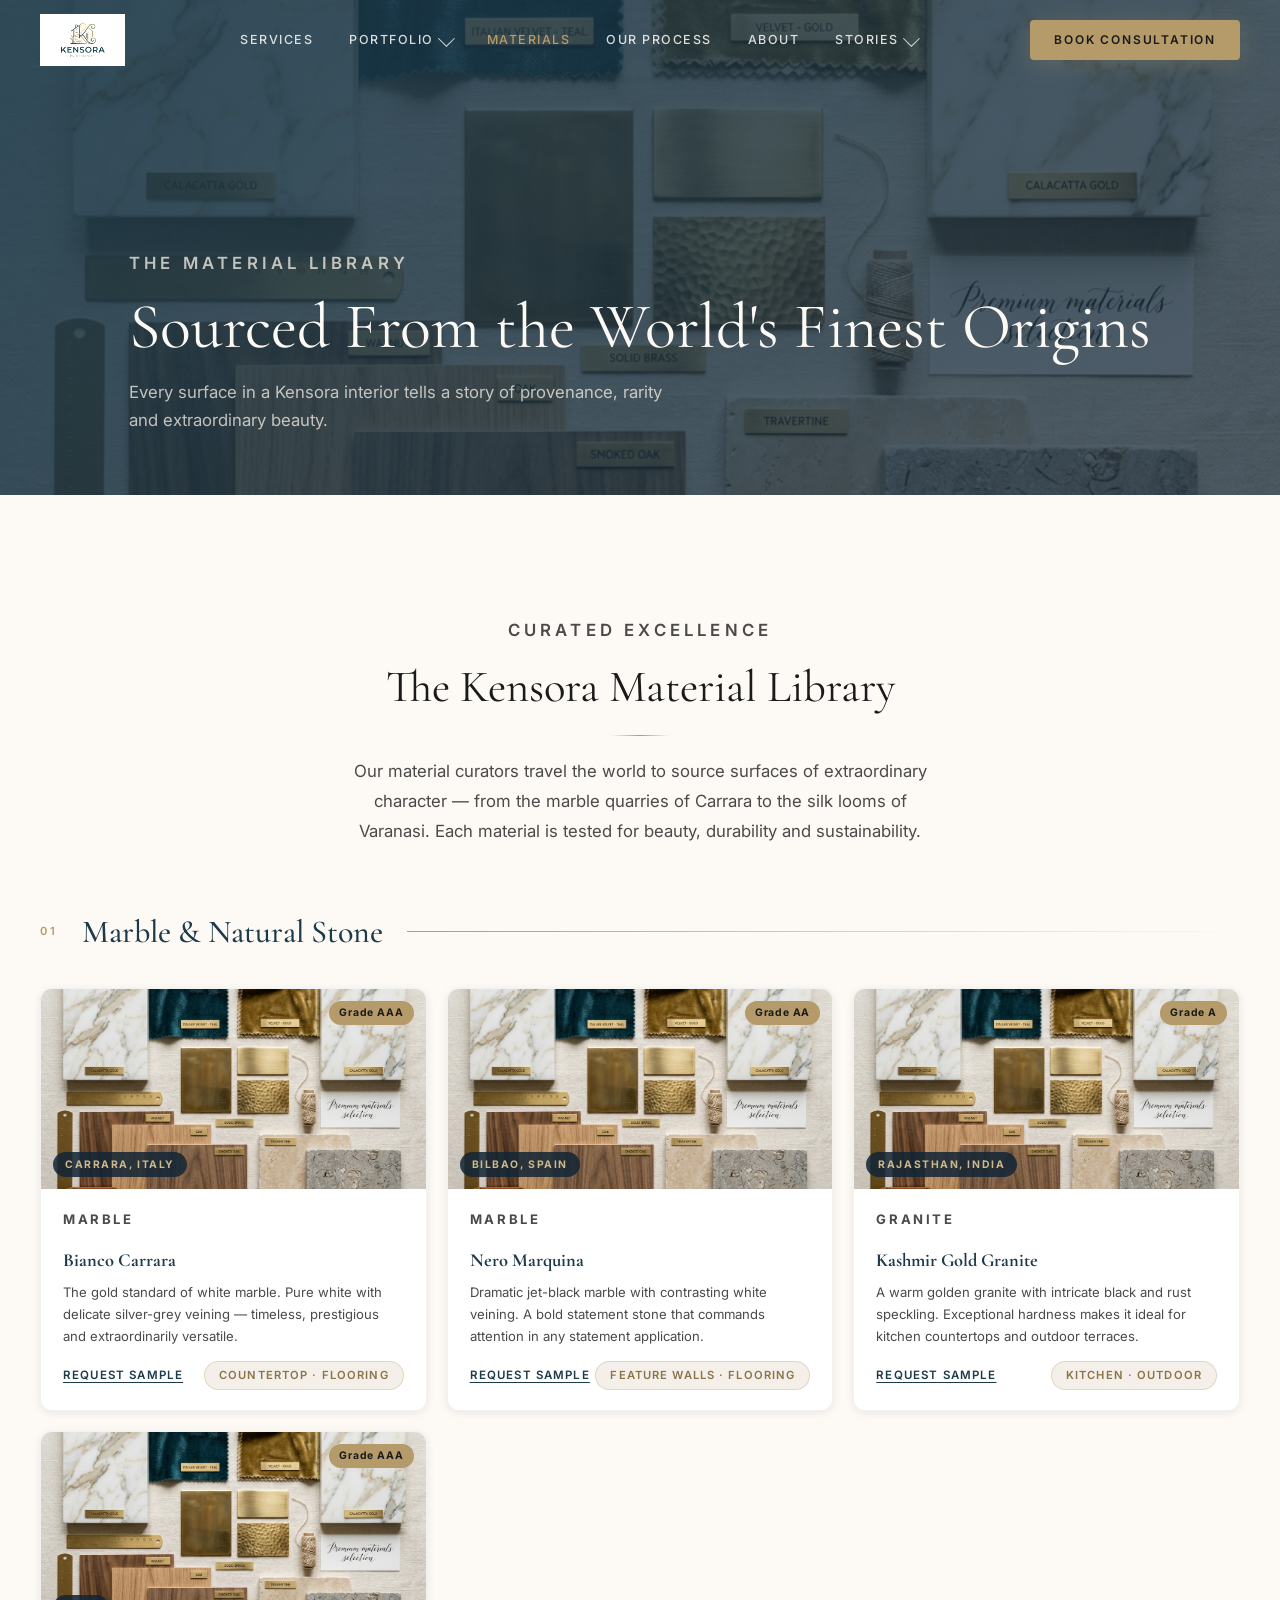
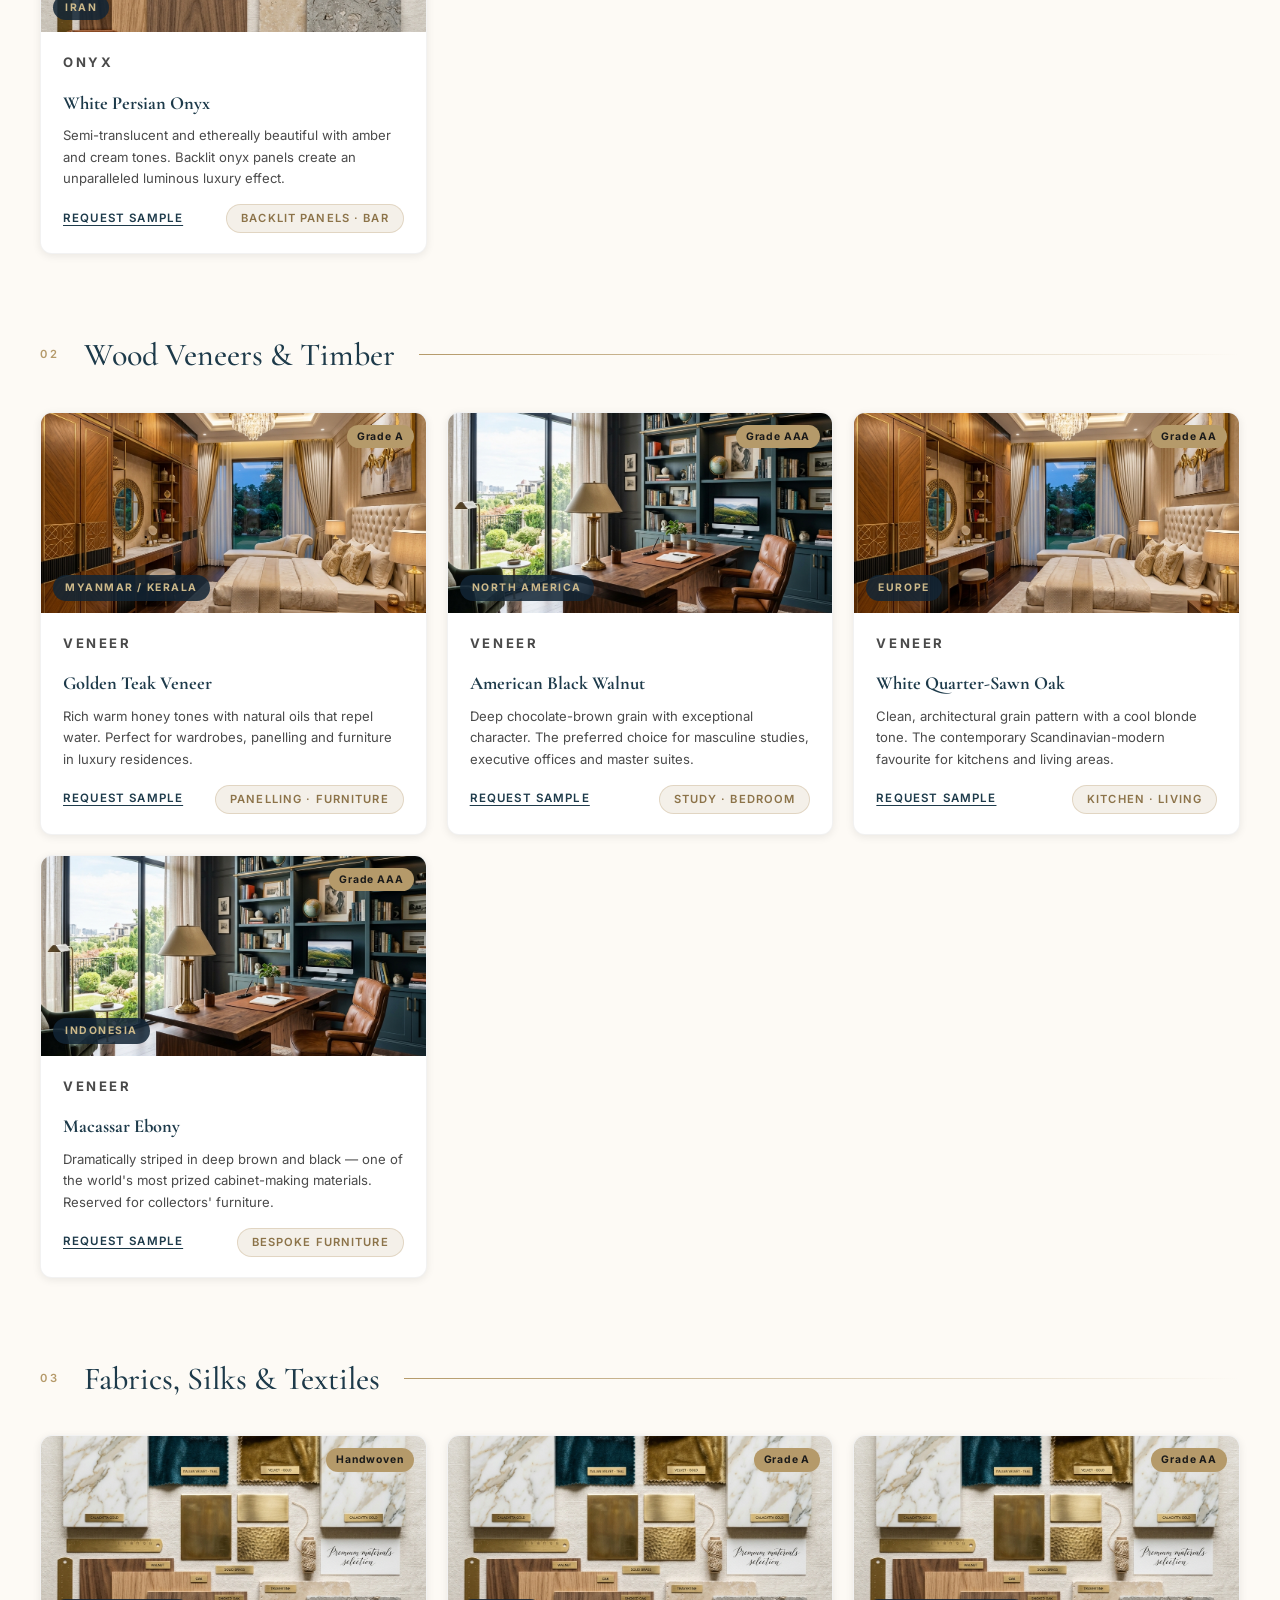
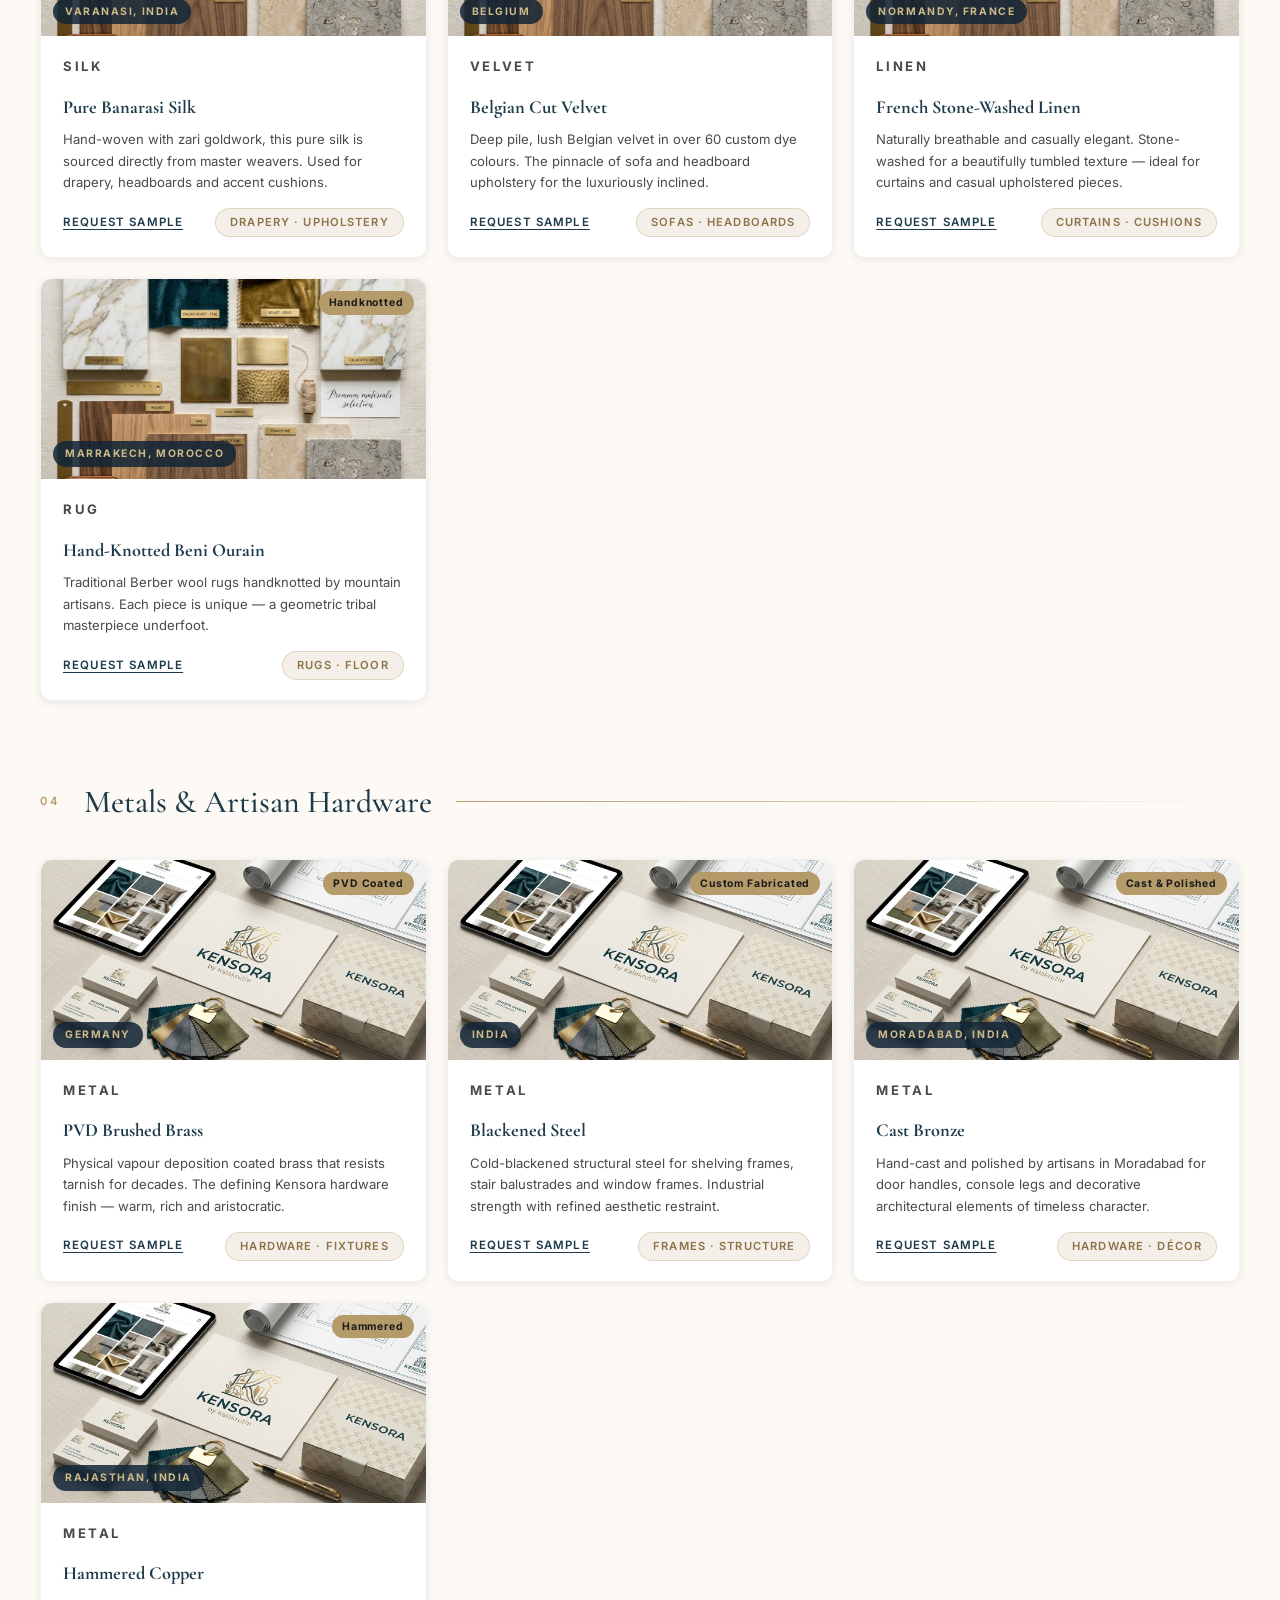
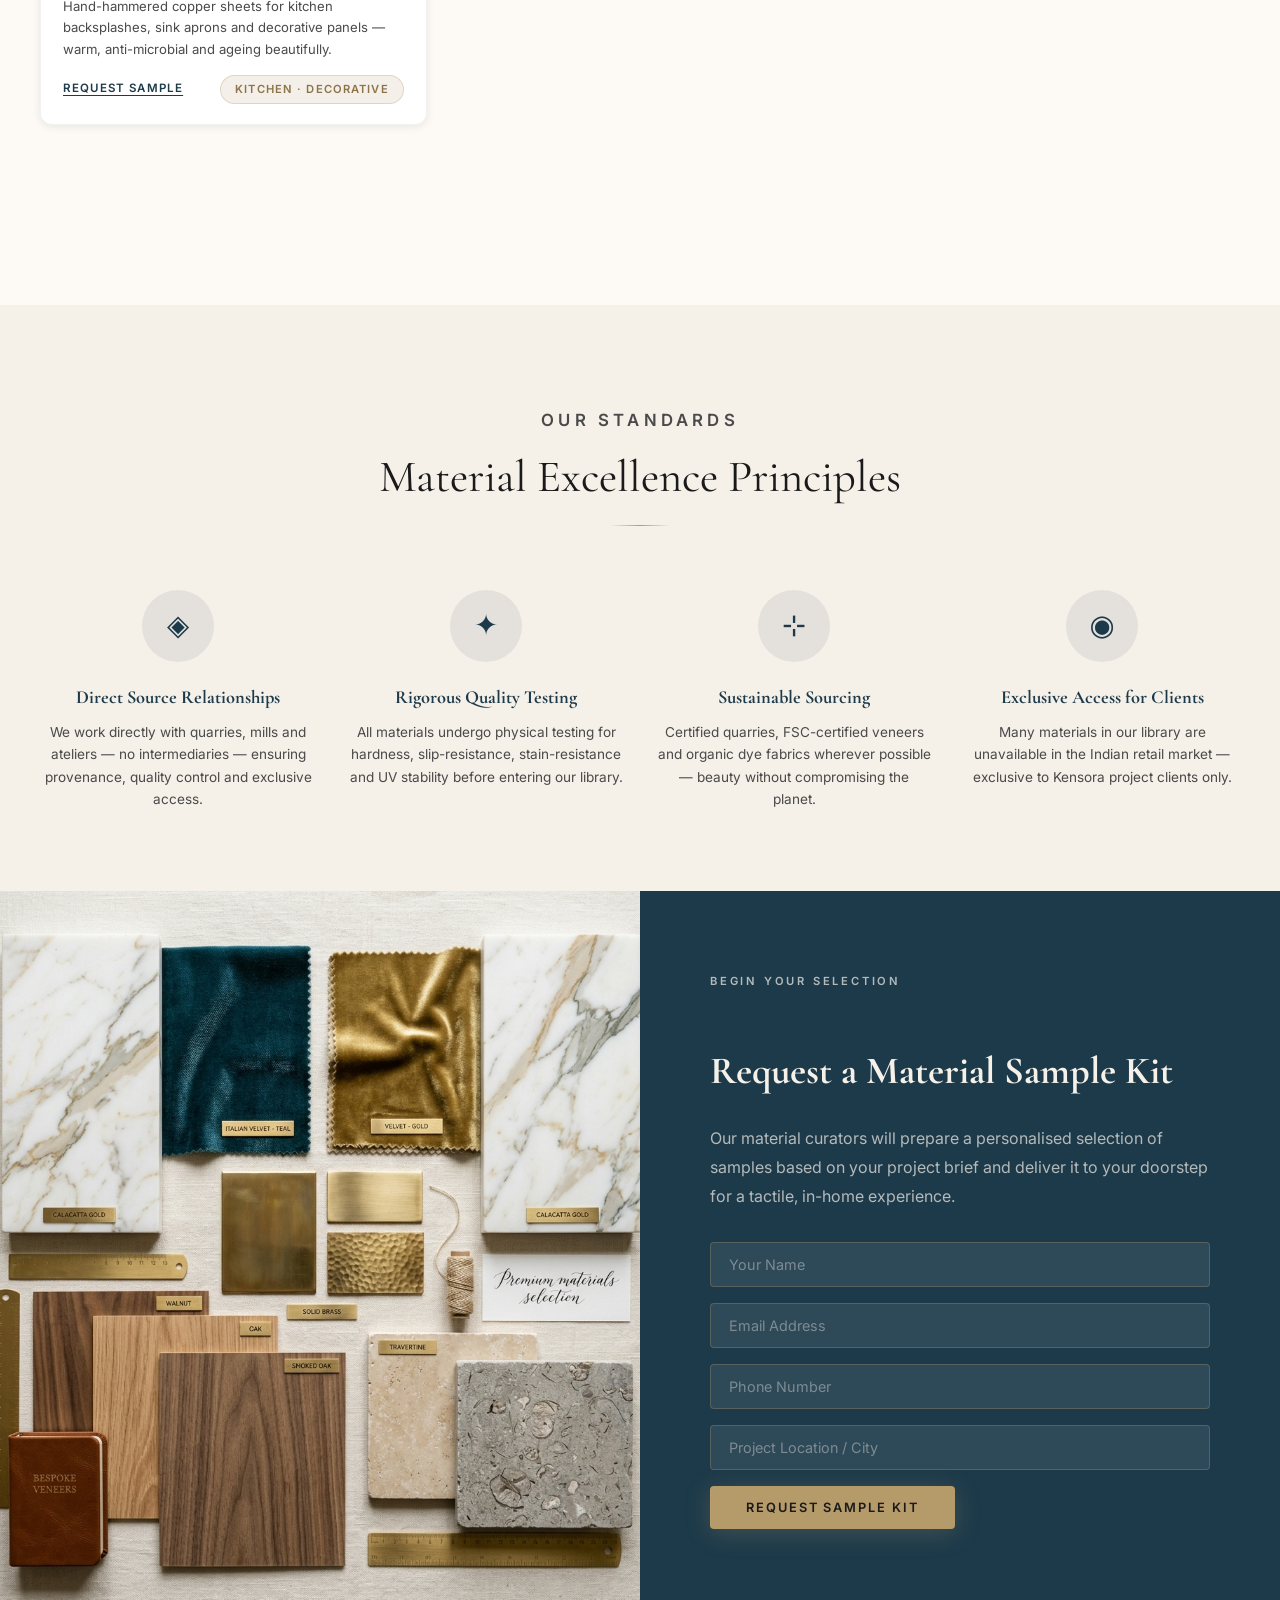
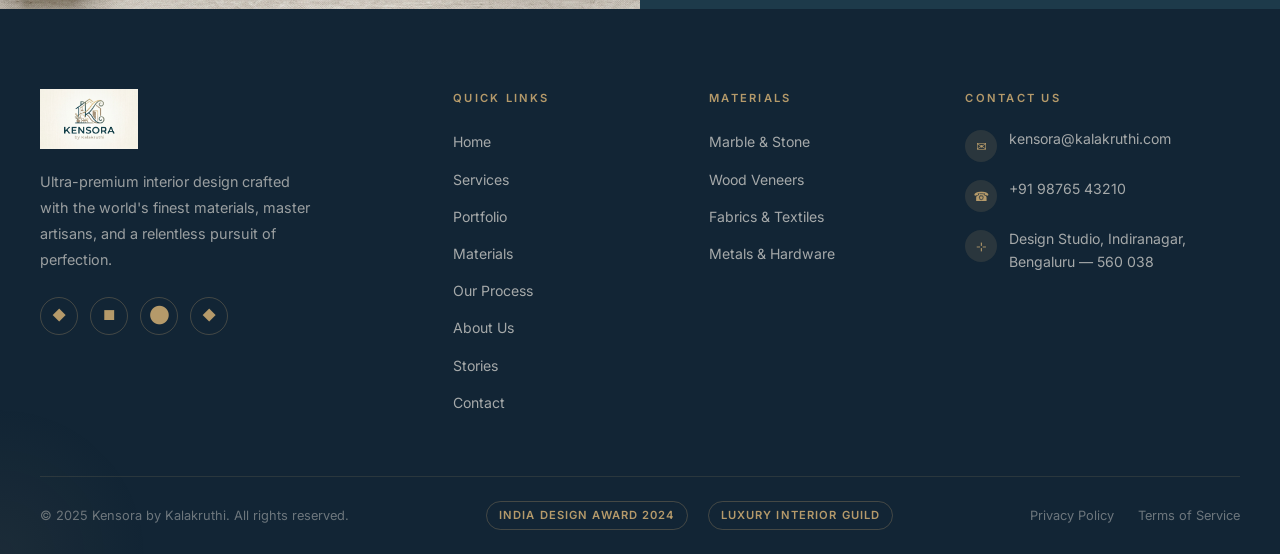
<file: materials.html>
<!DOCTYPE html>
<html lang="en">
<head>
  <meta charset="UTF-8" />
  <meta name="viewport" content="width=device-width, initial-scale=1.0" />
  <title>Materials & Finishes — Kensora by Kalakruthi</title>
  <meta name="description" content="Explore Kensora's exclusive material library — rare Italian marble, aged veneers, hand-woven fabrics, artisan metals and bespoke glass from the world's finest origins." />
  <link rel="stylesheet" href="css/global.css" />
  <link rel="stylesheet" href="css/navbar.css" />
  <link rel="stylesheet" href="css/footer.css" />
  <style>
    /* ── Material Cards ── */
    .material-grid { display: grid; grid-template-columns: repeat(4,1fr); gap: 20px; }
    .material-card {
      border-radius: var(--radius-lg); overflow: hidden;
      box-shadow: var(--shadow-sm); background: var(--white);
      border: 1px solid rgba(0,0,0,0.05); transition: var(--transition);
      cursor: pointer;
    }
    .material-card:hover { transform: translateY(-8px); box-shadow: var(--shadow-lg); }
    .material-card__swatch { height: 200px; position: relative; overflow: hidden; }
    .material-card__swatch img { width: 100%; height: 100%; object-fit: cover; transition: transform 0.6s ease; }
    .material-card:hover .material-card__swatch img { transform: scale(1.08); }
    .material-card__origin {
      position: absolute; bottom: 12px; left: 12px;
      background: rgba(18,37,53,0.85); color: var(--gold-light);
      font-size: 0.65rem; font-weight: 700; letter-spacing: 0.15em; text-transform: uppercase;
      padding: 4px 12px; border-radius: 100px;
    }
    .material-card__grade {
      position: absolute; top: 12px; right: 12px;
      background: var(--gold); color: var(--charcoal);
      font-size: 0.65rem; font-weight: 700; letter-spacing: 0.08em;
      padding: 3px 10px; border-radius: 100px;
    }
    .material-card__body { padding: 20px 22px; }
    .material-card__category { font-size: 0.65rem; font-weight: 700; letter-spacing: 0.2em; text-transform: uppercase; color: var(--gold); margin-bottom: 6px; }
    .material-card h3 { font-family: var(--font-display); font-size: 1.15rem; color: var(--teal); margin-bottom: 6px; }
    .material-card p { font-size: 0.82rem; color: var(--text-mid); line-height: 1.65; margin-bottom: 14px; }
    .material-card__footer { display: flex; align-items: center; justify-content: space-between; }
    .material-card__sample {
      font-size: 0.72rem; font-weight: 600; letter-spacing: 0.1em; text-transform: uppercase;
      color: var(--teal); text-decoration: underline; text-underline-offset: 3px;
      transition: var(--transition);
    }
    .material-card__sample:hover { color: var(--gold); }

    /* ── Category Sections ── */
    .mat-category { margin-bottom: 80px; }
    .mat-category__header {
      display: flex; align-items: center; gap: 24px; margin-bottom: 36px;
    }
    .mat-category__header .subheading { margin: 0; }
    .mat-category__line { flex: 1; height: 1px; background: linear-gradient(90deg, var(--gold), transparent); }

    /* ── Standards Banner ── */
    .standards { background: var(--cream); padding: 80px 0; }
    .standards-grid { display: grid; grid-template-columns: repeat(4,1fr); gap: 32px; }
    .standard-item { text-align: center; }
    .standard-item__icon {
      width: 72px; height: 72px; margin: 0 auto 20px;
      border-radius: 50%; background: rgba(29,58,74,0.08);
      display: flex; align-items: center; justify-content: center;
      font-size: 1.8rem; color: var(--teal);
      transition: var(--transition);
    }
    .standard-item:hover .standard-item__icon { background: var(--teal); color: var(--gold); transform: scale(1.1); }
    .standard-item h3 { font-family: var(--font-display); font-size: 1.15rem; color: var(--teal); margin-bottom: 8px; }
    .standard-item p { font-size: 0.85rem; color: var(--text-mid); line-height: 1.65; }

    /* ── Sample Request ── */
    .sample-cta {
      background: var(--teal);
      display: grid; grid-template-columns: 1fr 1fr;
      min-height: 480px;
    }
    .sample-cta__img { overflow: hidden; }
    .sample-cta__img img { width: 100%; height: 100%; object-fit: cover; }
    .sample-cta__content {
      padding: 80px 70px; display: flex; flex-direction: column; justify-content: center;
    }
    .sample-cta__content h2 { font-family: var(--font-display); font-size: clamp(1.8rem,3vw,2.8rem); color: var(--cream); margin: 16px 0 20px; }
    .sample-cta__content p { color: rgba(245,240,232,0.7); margin-bottom: 32px; line-height: 1.8; }
    .sample-form { display: flex; flex-direction: column; gap: 16px; }
    .sample-form input {
      padding: 13px 18px; border: 1px solid rgba(181,154,106,0.3);
      border-radius: var(--radius); background: rgba(255,255,255,0.08);
      color: var(--cream); font-size: 0.9rem; font-family: var(--font-body);
      outline: none; transition: var(--transition);
    }
    .sample-form input::placeholder { color: rgba(245,240,232,0.4); }
    .sample-form input:focus { border-color: var(--gold); background: rgba(255,255,255,0.12); }

    @media (max-width: 1280px) { .material-grid { grid-template-columns: repeat(3,1fr); } }
    @media (max-width: 1024px) {
      .material-grid { grid-template-columns: repeat(2,1fr); }
      .standards-grid { grid-template-columns: repeat(2,1fr); }
      .sample-cta { grid-template-columns: 1fr; }
      .sample-cta__img { height: 320px; }
      .sample-cta__content { padding: 60px 40px; }
    }
    @media (max-width: 640px) {
      .material-grid { grid-template-columns: 1fr; }
      .standards-grid { grid-template-columns: 1fr; }
    }
  </style>
</head>
<body>
<nav class="navbar scrolled">
  <div class="navbar__inner">
    <a href="index.html" class="navbar__logo"><img src="images/logo.jpg" alt="Kensora" /></a>
    <ul class="navbar__nav">
      <li><a href="services.html">Services</a></li>
      <li><a href="portfolio.html">Portfolio <span class="chevron"></span></a>
        <div class="navbar__dropdown">
          <a href="portfolio.html#living">Living Spaces</a><a href="portfolio.html#bedroom">Bedrooms</a>
          <a href="portfolio.html#kitchen">Kitchens</a><a href="portfolio.html#office">Home Office</a>
        </div>
      </li>
      <li><a href="materials.html" class="active">Materials</a></li>
      <li><a href="process.html">Our Process</a></li>
      <li><a href="about.html">About</a></li>
      <li><a href="blog.html">Stories <span class="chevron"></span></a>
        <div class="navbar__dropdown"><a href="blog.html">All Stories</a></div>
      </li>
    </ul>
    <div class="navbar__cta"><a href="contact.html" class="btn btn-primary">Book Consultation</a></div>
    <div class="navbar__hamburger" id="hamburger"><span></span><span></span><span></span></div>
  </div>
</nav>
<div class="navbar__mobile" id="mobileNav">
  <a href="index.html">Home</a><a href="services.html">Services</a><a href="portfolio.html">Portfolio</a>
  <a href="materials.html">Materials</a><a href="process.html">Our Process</a>
  <a href="about.html">About</a><a href="blog.html">Stories</a>
  <a href="contact.html" class="btn btn-primary mobile-cta" style="margin-top:16px;text-align:center;">Book Consultation</a>
</div>

<section class="page-hero" style="padding-top:var(--nav-h);">
  <img class="page-hero__bg" src="images/materials-hero.png" alt="Kensora Materials" />
  <div class="container">
    <p class="subheading">The Material Library</p>
    <h1 class="heading-1" style="color:var(--off-white);font-family:var(--font-display);font-size:clamp(2.2rem,5vw,4rem);">Sourced From the World's Finest Origins</h1>
    <p>Every surface in a Kensora interior tells a story of provenance, rarity and extraordinary beauty.</p>
  </div>
</section>

<section class="section">
  <div class="container">
    <div class="section-header reveal">
      <p class="subheading">Curated Excellence</p>
      <h2 class="heading-1">The Kensora Material Library</h2>
      <div class="gold-rule"></div>
      <p>Our material curators travel the world to source surfaces of extraordinary character — from the marble quarries of Carrara to the silk looms of Varanasi. Each material is tested for beauty, durability and sustainability.</p>
    </div>

    <!-- MARBLE & STONE -->
    <div class="mat-category">
      <div class="mat-category__header reveal">
        <p class="subheading">01</p>
        <h2 class="heading-2" style="color:var(--teal);">Marble & Natural Stone</h2>
        <div class="mat-category__line"></div>
      </div>
      <div class="material-grid">
        <div class="material-card reveal">
          <div class="material-card__swatch">
            <img src="images/materials-hero.png" alt="Carrara Marble" loading="lazy" />
            <span class="material-card__origin">Carrara, Italy</span>
            <span class="material-card__grade">Grade AAA</span>
          </div>
          <div class="material-card__body">
            <p class="material-card__category">Marble</p>
            <h3>Bianco Carrara</h3>
            <p>The gold standard of white marble. Pure white with delicate silver-grey veining — timeless, prestigious and extraordinarily versatile.</p>
            <div class="material-card__footer">
              <a href="contact.html" class="material-card__sample">Request Sample</a>
              <span class="badge">Countertop · Flooring</span>
            </div>
          </div>
        </div>
        <div class="material-card reveal reveal-delay-1">
          <div class="material-card__swatch">
            <img src="images/materials-hero.png" alt="Nero Marquina" loading="lazy" />
            <span class="material-card__origin">Bilbao, Spain</span>
            <span class="material-card__grade">Grade AA</span>
          </div>
          <div class="material-card__body">
            <p class="material-card__category">Marble</p>
            <h3>Nero Marquina</h3>
            <p>Dramatic jet-black marble with contrasting white veining. A bold statement stone that commands attention in any statement application.</p>
            <div class="material-card__footer">
              <a href="contact.html" class="material-card__sample">Request Sample</a>
              <span class="badge">Feature Walls · Flooring</span>
            </div>
          </div>
        </div>
        <div class="material-card reveal reveal-delay-2">
          <div class="material-card__swatch">
            <img src="images/materials-hero.png" alt="Kashmir Gold" loading="lazy" />
            <span class="material-card__origin">Rajasthan, India</span>
            <span class="material-card__grade">Grade A</span>
          </div>
          <div class="material-card__body">
            <p class="material-card__category">Granite</p>
            <h3>Kashmir Gold Granite</h3>
            <p>A warm golden granite with intricate black and rust speckling. Exceptional hardness makes it ideal for kitchen countertops and outdoor terraces.</p>
            <div class="material-card__footer">
              <a href="contact.html" class="material-card__sample">Request Sample</a>
              <span class="badge">Kitchen · Outdoor</span>
            </div>
          </div>
        </div>
        <div class="material-card reveal reveal-delay-3">
          <div class="material-card__swatch">
            <img src="images/materials-hero.png" alt="White Onyx" loading="lazy" />
            <span class="material-card__origin">Iran</span>
            <span class="material-card__grade">Grade AAA</span>
          </div>
          <div class="material-card__body">
            <p class="material-card__category">Onyx</p>
            <h3>White Persian Onyx</h3>
            <p>Semi-translucent and ethereally beautiful with amber and cream tones. Backlit onyx panels create an unparalleled luminous luxury effect.</p>
            <div class="material-card__footer">
              <a href="contact.html" class="material-card__sample">Request Sample</a>
              <span class="badge">Backlit Panels · Bar</span>
            </div>
          </div>
        </div>
      </div>
    </div>

    <!-- WOOD VENEERS -->
    <div class="mat-category">
      <div class="mat-category__header reveal">
        <p class="subheading">02</p>
        <h2 class="heading-2" style="color:var(--teal);">Wood Veneers & Timber</h2>
        <div class="mat-category__line"></div>
      </div>
      <div class="material-grid">
        <div class="material-card reveal">
          <div class="material-card__swatch">
            <img src="images/portfolio-bedroom.png" alt="Golden Teak" loading="lazy" />
            <span class="material-card__origin">Myanmar / Kerala</span>
            <span class="material-card__grade">Grade A</span>
          </div>
          <div class="material-card__body">
            <p class="material-card__category">Veneer</p>
            <h3>Golden Teak Veneer</h3>
            <p>Rich warm honey tones with natural oils that repel water. Perfect for wardrobes, panelling and furniture in luxury residences.</p>
            <div class="material-card__footer">
              <a href="contact.html" class="material-card__sample">Request Sample</a>
              <span class="badge">Panelling · Furniture</span>
            </div>
          </div>
        </div>
        <div class="material-card reveal reveal-delay-1">
          <div class="material-card__swatch">
            <img src="images/portfolio-office.png" alt="American Walnut" loading="lazy" />
            <span class="material-card__origin">North America</span>
            <span class="material-card__grade">Grade AAA</span>
          </div>
          <div class="material-card__body">
            <p class="material-card__category">Veneer</p>
            <h3>American Black Walnut</h3>
            <p>Deep chocolate-brown grain with exceptional character. The preferred choice for masculine studies, executive offices and master suites.</p>
            <div class="material-card__footer">
              <a href="contact.html" class="material-card__sample">Request Sample</a>
              <span class="badge">Study · Bedroom</span>
            </div>
          </div>
        </div>
        <div class="material-card reveal reveal-delay-2">
          <div class="material-card__swatch">
            <img src="images/portfolio-bedroom.png" alt="White Oak" loading="lazy" />
            <span class="material-card__origin">Europe</span>
            <span class="material-card__grade">Grade AA</span>
          </div>
          <div class="material-card__body">
            <p class="material-card__category">Veneer</p>
            <h3>White Quarter-Sawn Oak</h3>
            <p>Clean, architectural grain pattern with a cool blonde tone. The contemporary Scandinavian-modern favourite for kitchens and living areas.</p>
            <div class="material-card__footer">
              <a href="contact.html" class="material-card__sample">Request Sample</a>
              <span class="badge">Kitchen · Living</span>
            </div>
          </div>
        </div>
        <div class="material-card reveal reveal-delay-3">
          <div class="material-card__swatch">
            <img src="images/portfolio-office.png" alt="Macassar Ebony" loading="lazy" />
            <span class="material-card__origin">Indonesia</span>
            <span class="material-card__grade">Grade AAA</span>
          </div>
          <div class="material-card__body">
            <p class="material-card__category">Veneer</p>
            <h3>Macassar Ebony</h3>
            <p>Dramatically striped in deep brown and black — one of the world's most prized cabinet-making materials. Reserved for collectors' furniture.</p>
            <div class="material-card__footer">
              <a href="contact.html" class="material-card__sample">Request Sample</a>
              <span class="badge">Bespoke Furniture</span>
            </div>
          </div>
        </div>
      </div>
    </div>

    <!-- FABRICS & TEXTILES -->
    <div class="mat-category">
      <div class="mat-category__header reveal">
        <p class="subheading">03</p>
        <h2 class="heading-2" style="color:var(--teal);">Fabrics, Silks & Textiles</h2>
        <div class="mat-category__line"></div>
      </div>
      <div class="material-grid">
        <div class="material-card reveal">
          <div class="material-card__swatch">
            <img src="images/materials-hero.png" alt="Varanasi Silk" loading="lazy" />
            <span class="material-card__origin">Varanasi, India</span>
            <span class="material-card__grade">Handwoven</span>
          </div>
          <div class="material-card__body">
            <p class="material-card__category">Silk</p>
            <h3>Pure Banarasi Silk</h3>
            <p>Hand-woven with zari goldwork, this pure silk is sourced directly from master weavers. Used for drapery, headboards and accent cushions.</p>
            <div class="material-card__footer">
              <a href="contact.html" class="material-card__sample">Request Sample</a>
              <span class="badge">Drapery · Upholstery</span>
            </div>
          </div>
        </div>
        <div class="material-card reveal reveal-delay-1">
          <div class="material-card__swatch">
            <img src="images/materials-hero.png" alt="Belgian Velvet" loading="lazy" />
            <span class="material-card__origin">Belgium</span>
            <span class="material-card__grade">Grade A</span>
          </div>
          <div class="material-card__body">
            <p class="material-card__category">Velvet</p>
            <h3>Belgian Cut Velvet</h3>
            <p>Deep pile, lush Belgian velvet in over 60 custom dye colours. The pinnacle of sofa and headboard upholstery for the luxuriously inclined.</p>
            <div class="material-card__footer">
              <a href="contact.html" class="material-card__sample">Request Sample</a>
              <span class="badge">Sofas · Headboards</span>
            </div>
          </div>
        </div>
        <div class="material-card reveal reveal-delay-2">
          <div class="material-card__swatch">
            <img src="images/materials-hero.png" alt="French Linen" loading="lazy" />
            <span class="material-card__origin">Normandy, France</span>
            <span class="material-card__grade">Grade AA</span>
          </div>
          <div class="material-card__body">
            <p class="material-card__category">Linen</p>
            <h3>French Stone-Washed Linen</h3>
            <p>Naturally breathable and casually elegant. Stone-washed for a beautifully tumbled texture — ideal for curtains and casual upholstered pieces.</p>
            <div class="material-card__footer">
              <a href="contact.html" class="material-card__sample">Request Sample</a>
              <span class="badge">Curtains · Cushions</span>
            </div>
          </div>
        </div>
        <div class="material-card reveal reveal-delay-3">
          <div class="material-card__swatch">
            <img src="images/materials-hero.png" alt="Moroccan Wool" loading="lazy" />
            <span class="material-card__origin">Marrakech, Morocco</span>
            <span class="material-card__grade">Handknotted</span>
          </div>
          <div class="material-card__body">
            <p class="material-card__category">Rug</p>
            <h3>Hand-Knotted Beni Ourain</h3>
            <p>Traditional Berber wool rugs handknotted by mountain artisans. Each piece is unique — a geometric tribal masterpiece underfoot.</p>
            <div class="material-card__footer">
              <a href="contact.html" class="material-card__sample">Request Sample</a>
              <span class="badge">Rugs · Floor</span>
            </div>
          </div>
        </div>
      </div>
    </div>

    <!-- METALS -->
    <div class="mat-category">
      <div class="mat-category__header reveal">
        <p class="subheading">04</p>
        <h2 class="heading-2" style="color:var(--teal);">Metals & Artisan Hardware</h2>
        <div class="mat-category__line"></div>
      </div>
      <div class="material-grid">
        <div class="material-card reveal">
          <div class="material-card__swatch">
            <img src="images/brand-mockup.jpg" alt="Brushed Brass" loading="lazy" />
            <span class="material-card__origin">Germany</span>
            <span class="material-card__grade">PVD Coated</span>
          </div>
          <div class="material-card__body">
            <p class="material-card__category">Metal</p>
            <h3>PVD Brushed Brass</h3>
            <p>Physical vapour deposition coated brass that resists tarnish for decades. The defining Kensora hardware finish — warm, rich and aristocratic.</p>
            <div class="material-card__footer">
              <a href="contact.html" class="material-card__sample">Request Sample</a>
              <span class="badge">Hardware · Fixtures</span>
            </div>
          </div>
        </div>
        <div class="material-card reveal reveal-delay-1">
          <div class="material-card__swatch">
            <img src="images/brand-mockup.jpg" alt="Blackened Steel" loading="lazy" />
            <span class="material-card__origin">India</span>
            <span class="material-card__grade">Custom Fabricated</span>
          </div>
          <div class="material-card__body">
            <p class="material-card__category">Metal</p>
            <h3>Blackened Steel</h3>
            <p>Cold-blackened structural steel for shelving frames, stair balustrades and window frames. Industrial strength with refined aesthetic restraint.</p>
            <div class="material-card__footer">
              <a href="contact.html" class="material-card__sample">Request Sample</a>
              <span class="badge">Frames · Structure</span>
            </div>
          </div>
        </div>
        <div class="material-card reveal reveal-delay-2">
          <div class="material-card__swatch">
            <img src="images/brand-mockup.jpg" alt="Bronze" loading="lazy" />
            <span class="material-card__origin">Moradabad, India</span>
            <span class="material-card__grade">Cast & Polished</span>
          </div>
          <div class="material-card__body">
            <p class="material-card__category">Metal</p>
            <h3>Cast Bronze</h3>
            <p>Hand-cast and polished by artisans in Moradabad for door handles, console legs and decorative architectural elements of timeless character.</p>
            <div class="material-card__footer">
              <a href="contact.html" class="material-card__sample">Request Sample</a>
              <span class="badge">Hardware · Décor</span>
            </div>
          </div>
        </div>
        <div class="material-card reveal reveal-delay-3">
          <div class="material-card__swatch">
            <img src="images/brand-mockup.jpg" alt="Copper" loading="lazy" />
            <span class="material-card__origin">Rajasthan, India</span>
            <span class="material-card__grade">Hammered</span>
          </div>
          <div class="material-card__body">
            <p class="material-card__category">Metal</p>
            <h3>Hammered Copper</h3>
            <p>Hand-hammered copper sheets for kitchen backsplashes, sink aprons and decorative panels — warm, anti-microbial and ageing beautifully.</p>
            <div class="material-card__footer">
              <a href="contact.html" class="material-card__sample">Request Sample</a>
              <span class="badge">Kitchen · Decorative</span>
            </div>
          </div>
        </div>
      </div>
    </div>
  </div>
</section>

<!-- QUALITY STANDARDS -->
<section class="standards section--cream">
  <div class="container">
    <div class="section-header reveal">
      <p class="subheading">Our Standards</p>
      <h2 class="heading-1">Material Excellence Principles</h2>
      <div class="gold-rule"></div>
    </div>
    <div class="standards-grid">
      <div class="standard-item reveal">
        <div class="standard-item__icon">◈</div>
        <h3>Direct Source Relationships</h3>
        <p>We work directly with quarries, mills and ateliers — no intermediaries — ensuring provenance, quality control and exclusive access.</p>
      </div>
      <div class="standard-item reveal reveal-delay-1">
        <div class="standard-item__icon">✦</div>
        <h3>Rigorous Quality Testing</h3>
        <p>All materials undergo physical testing for hardness, slip-resistance, stain-resistance and UV stability before entering our library.</p>
      </div>
      <div class="standard-item reveal reveal-delay-2">
        <div class="standard-item__icon">⊹</div>
        <h3>Sustainable Sourcing</h3>
        <p>Certified quarries, FSC-certified veneers and organic dye fabrics wherever possible — beauty without compromising the planet.</p>
      </div>
      <div class="standard-item reveal reveal-delay-3">
        <div class="standard-item__icon">◉</div>
        <h3>Exclusive Access for Clients</h3>
        <p>Many materials in our library are unavailable in the Indian retail market — exclusive to Kensora project clients only.</p>
      </div>
    </div>
  </div>
</section>

<!-- SAMPLE CTA -->
<section class="sample-cta">
  <div class="sample-cta__img reveal">
    <img src="images/materials-hero.png" alt="Request Material Samples" loading="lazy" />
  </div>
  <div class="sample-cta__content">
    <p class="subheading reveal">Begin Your Selection</p>
    <h2 class="reveal reveal-delay-1">Request a Material Sample Kit</h2>
    <p class="reveal reveal-delay-2">Our material curators will prepare a personalised selection of samples based on your project brief and deliver it to your doorstep for a tactile, in-home experience.</p>
    <form class="sample-form reveal reveal-delay-3" onsubmit="event.preventDefault();this.innerHTML='<p style=\'color:var(--gold);font-size:1.1rem;\'>Thank you! Your sample request has been submitted. Our team will contact you within 24 hours.</p>'">
      <input type="text" placeholder="Your Name" required />
      <input type="email" placeholder="Email Address" required />
      <input type="tel" placeholder="Phone Number" required />
      <input type="text" placeholder="Project Location / City" />
      <button type="submit" class="btn btn-primary" style="align-self:flex-start;">Request Sample Kit</button>
    </form>
  </div>
</section>

<footer class="footer">
  <div class="container">
    <div class="footer__top">
      <div class="footer__brand">
        <img src="images/logo.jpg" alt="Kensora" />
        <p>Ultra-premium interior design crafted with the world's finest materials, master artisans, and a relentless pursuit of perfection.</p>
        <div class="footer__social">
          <a href="#" aria-label="Instagram">&#9670;</a><a href="#" aria-label="Facebook">&#9632;</a>
          <a href="#" aria-label="Pinterest">&#11044;</a><a href="#" aria-label="LinkedIn">&#9670;</a>
        </div>
      </div>
      <div class="footer__col"><h4>Quick Links</h4><ul>
        <li><a href="index.html">Home</a></li><li><a href="services.html">Services</a></li>
        <li><a href="portfolio.html">Portfolio</a></li><li><a href="materials.html">Materials</a></li>
        <li><a href="process.html">Our Process</a></li><li><a href="about.html">About Us</a></li>
        <li><a href="blog.html">Stories</a></li><li><a href="contact.html">Contact</a></li>
      </ul></div>
      <div class="footer__col"><h4>Materials</h4><ul>
        <li><a href="#marble">Marble & Stone</a></li><li><a href="#veneer">Wood Veneers</a></li>
        <li><a href="#fabric">Fabrics & Textiles</a></li><li><a href="#metal">Metals & Hardware</a></li>
      </ul></div>
      <div class="footer__col"><h4>Contact Us</h4>
        <div class="footer__contact-item"><div class="footer__contact-icon">✉</div><span>kensora@kalakruthi.com</span></div>
        <div class="footer__contact-item"><div class="footer__contact-icon">☎</div><span>+91 98765 43210</span></div>
        <div class="footer__contact-item"><div class="footer__contact-icon">⊹</div><span>Design Studio, Indiranagar,<br/>Bengaluru — 560 038</span></div>
      </div>
    </div>
    <div class="footer__bottom">
      <p>© 2025 Kensora by Kalakruthi. All rights reserved.</p>
      <div class="footer__awards"><span class="footer__award-badge">India Design Award 2024</span><span class="footer__award-badge">Luxury Interior Guild</span></div>
      <div class="footer__legal"><a href="#">Privacy Policy</a><a href="#">Terms of Service</a></div>
    </div>
  </div>
</footer>
<script src="js/main.js"></script>
</body>
</html>
</file>
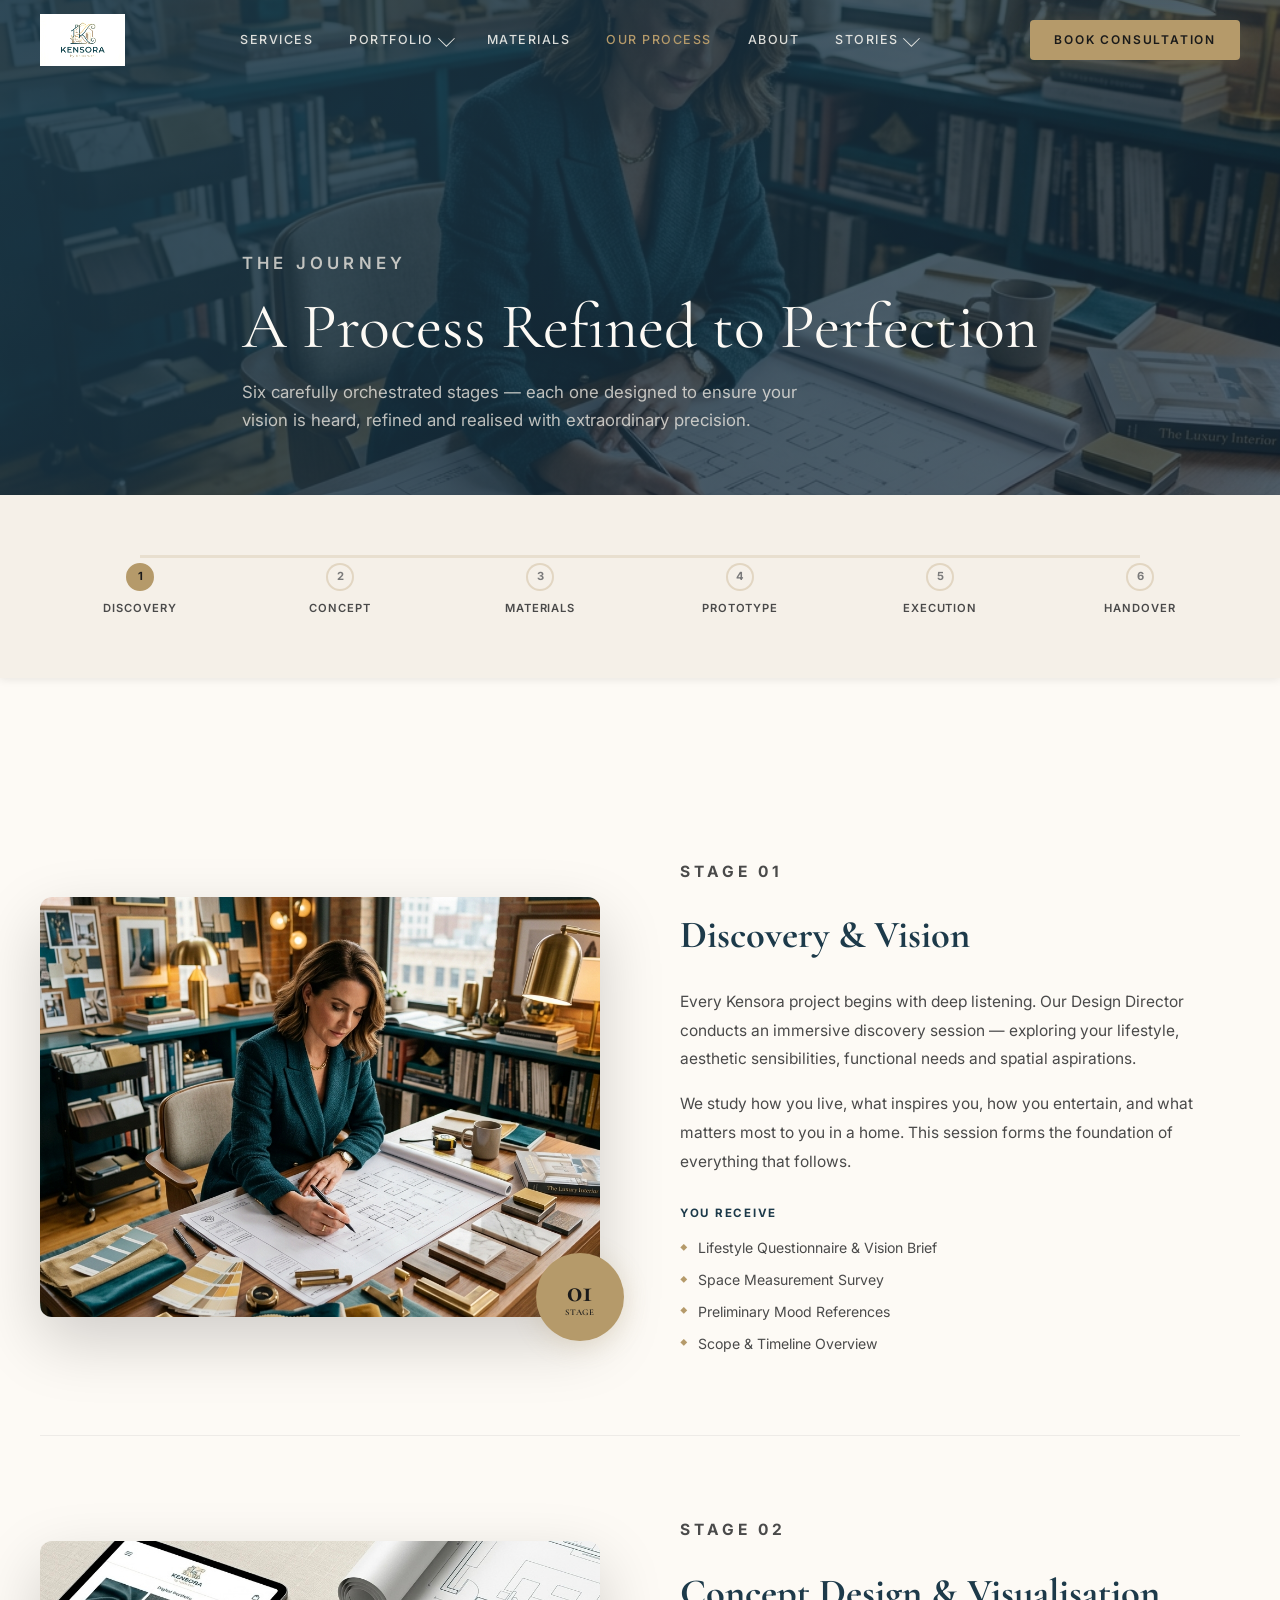
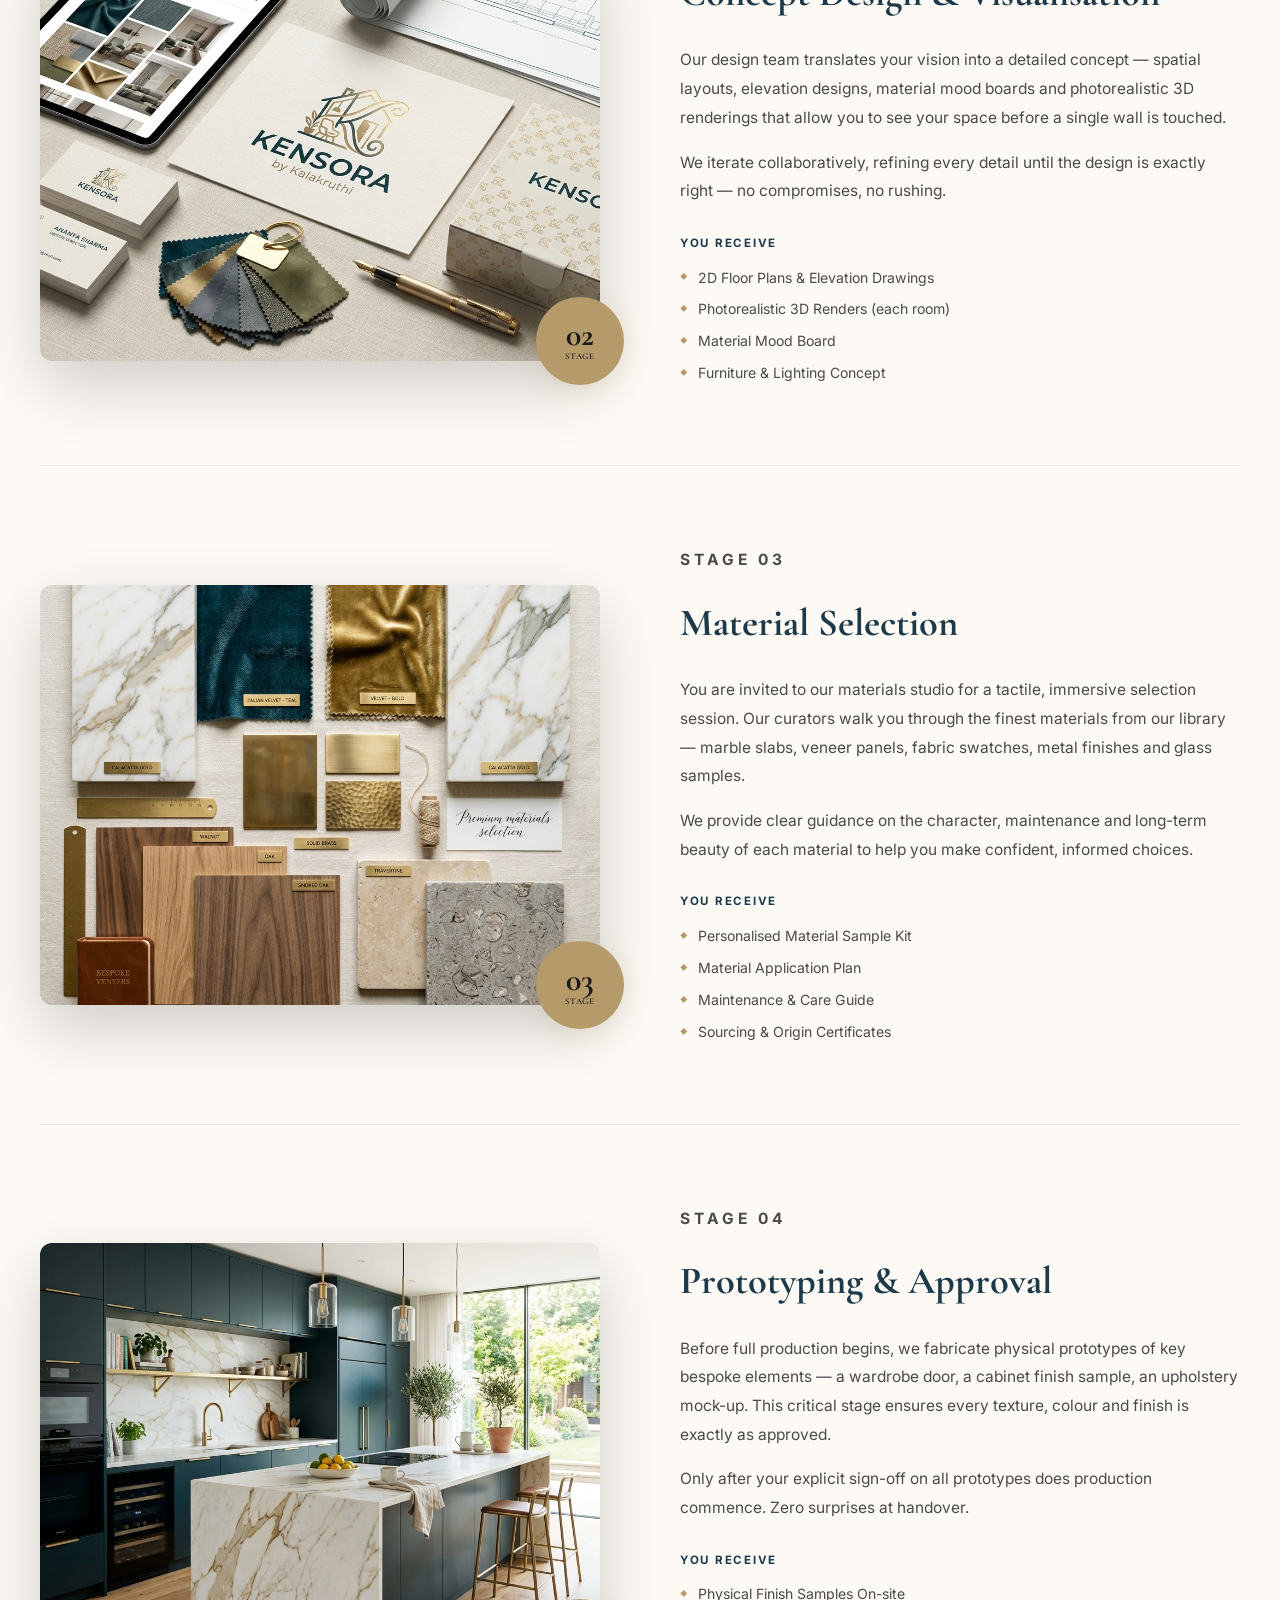
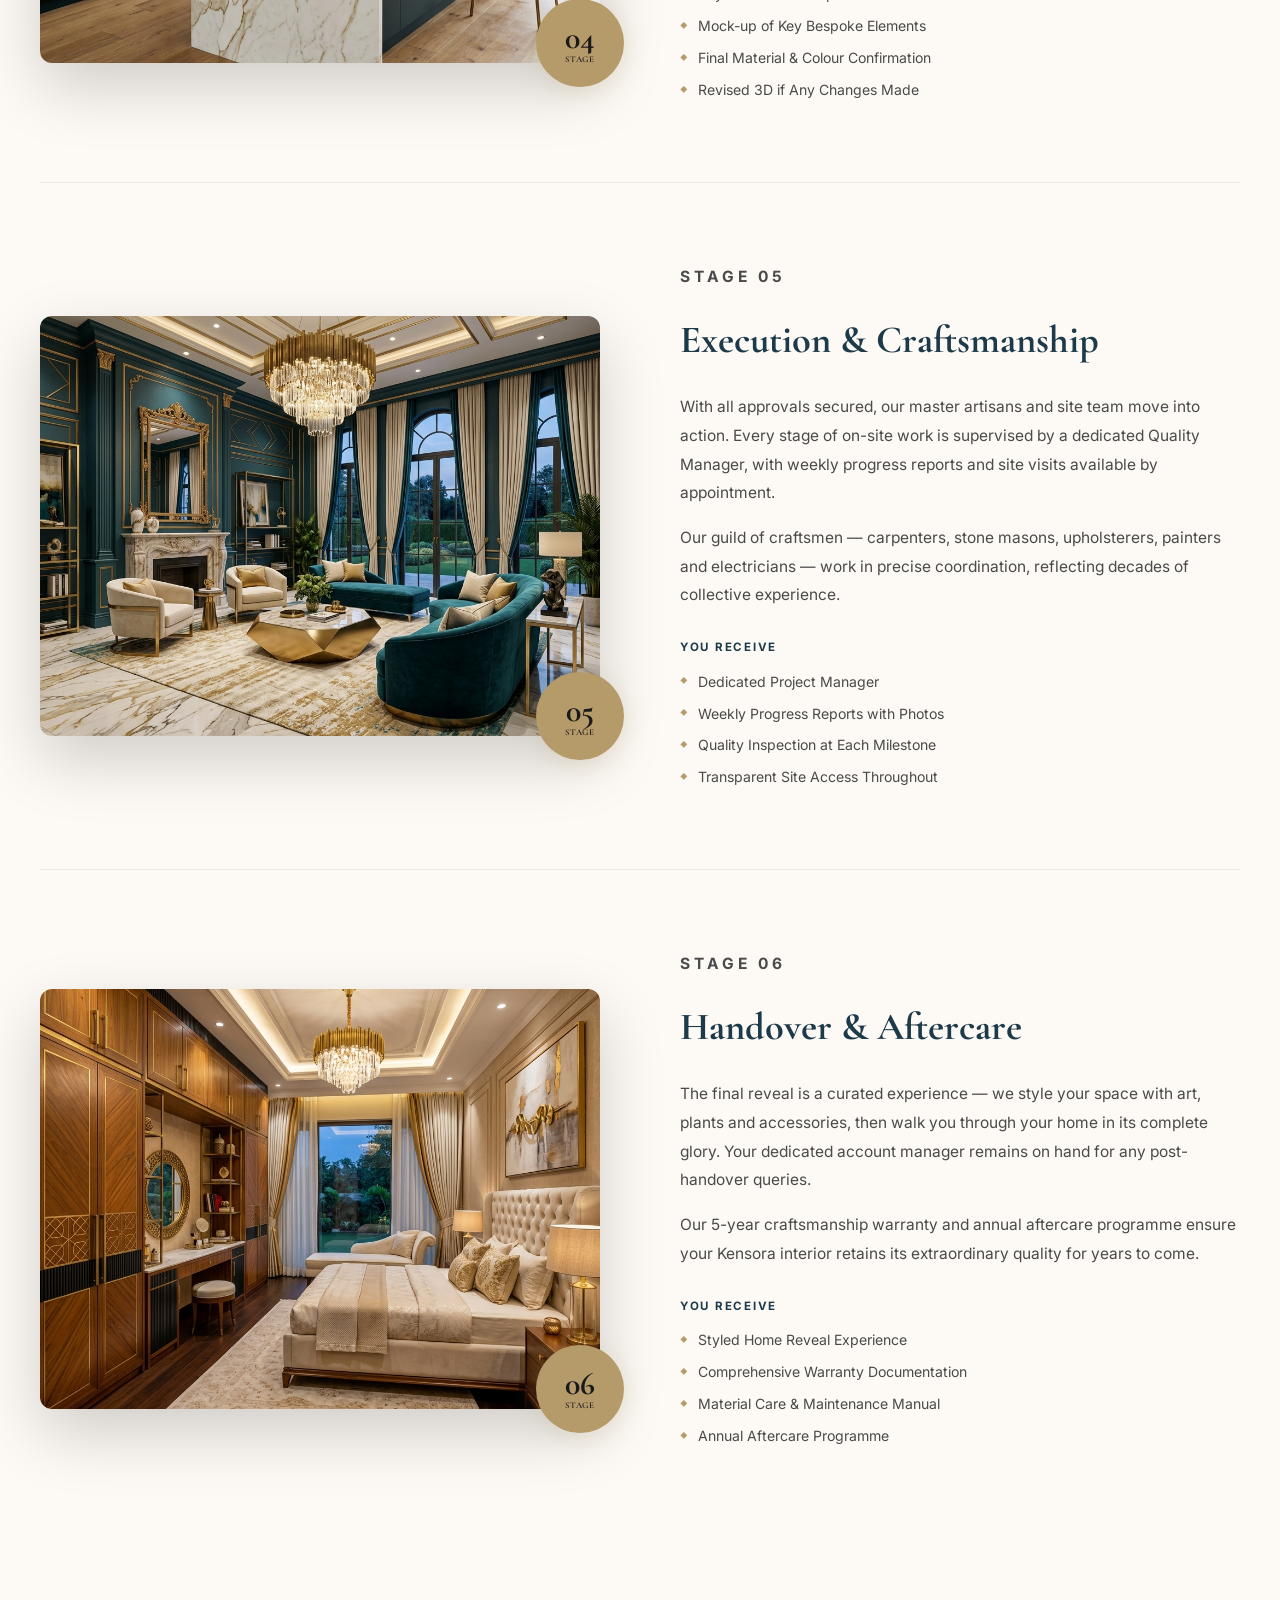
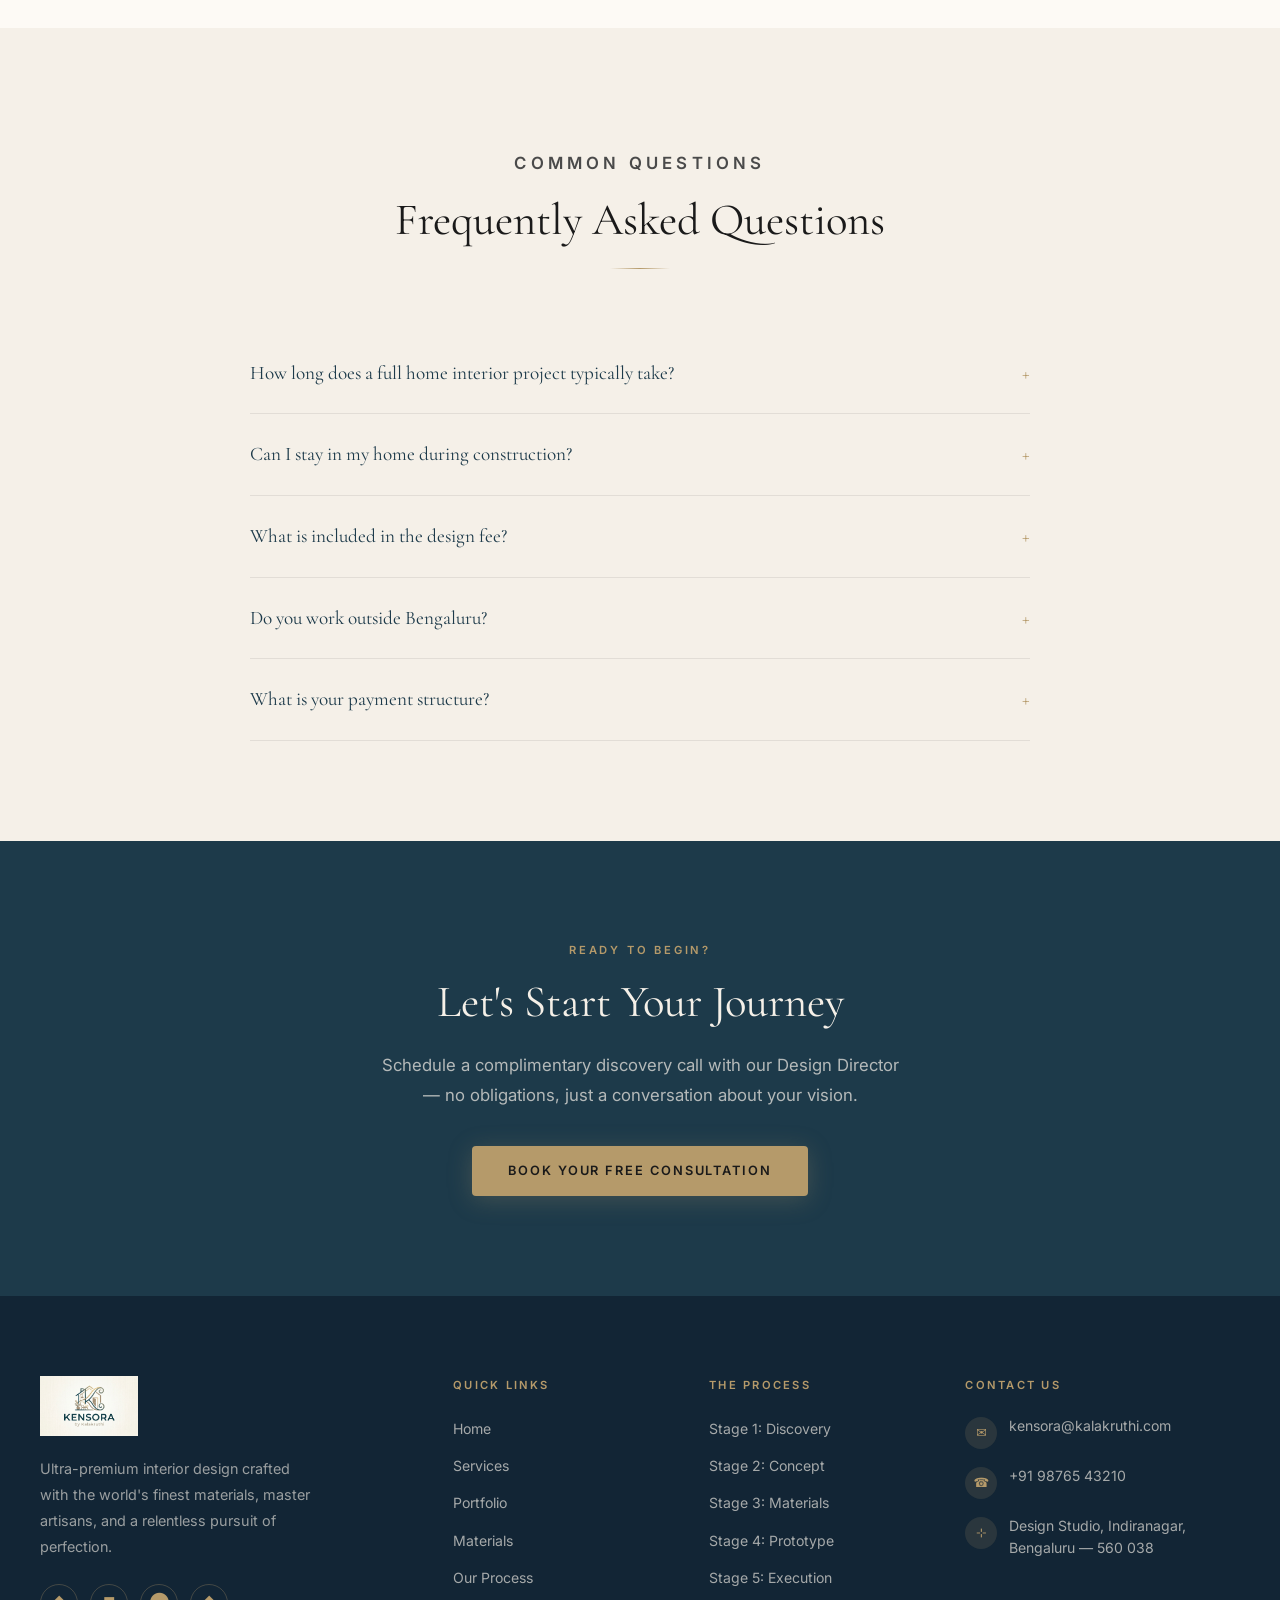
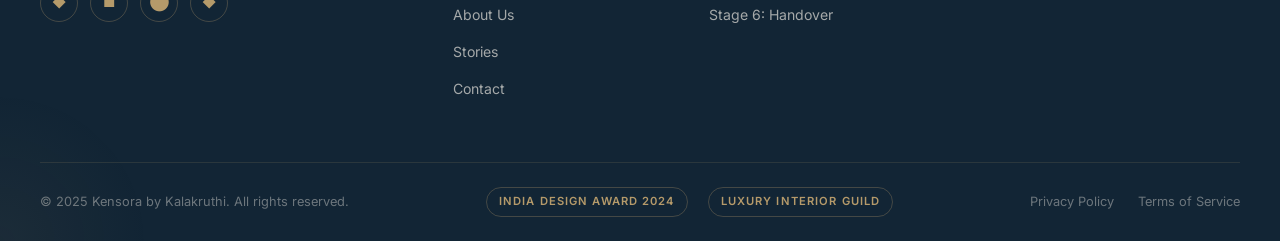
<file: process.html>
<!DOCTYPE html>
<html lang="en">
<head>
  <meta charset="UTF-8" />
  <meta name="viewport" content="width=device-width, initial-scale=1.0" />
  <title>Our Process — Kensora by Kalakruthi</title>
  <meta name="description" content="Discover the Kensora design process — 6 meticulous stages from discovery to handover, ensuring your vision is realised with flawless craftsmanship." />
  <link rel="stylesheet" href="css/global.css" />
  <link rel="stylesheet" href="css/navbar.css" />
  <link rel="stylesheet" href="css/footer.css" />
  <style>
    /* ── Process Stage ── */
    .process-stage {
      display: grid; grid-template-columns: 1fr 1fr; gap: 80px;
      align-items: center; padding: 80px 0;
      border-bottom: 1px solid rgba(0,0,0,0.06);
    }
    .process-stage:last-child { border-bottom: none; }
    .process-stage:nth-child(even) .process-stage__content { order: 2; }
    .process-stage:nth-child(even) .process-stage__visual { order: 1; }
    .process-stage__visual { position: relative; }
    .process-stage__img {
      width: 100%; aspect-ratio: 4/3;
      object-fit: cover; border-radius: var(--radius-lg);
      box-shadow: var(--shadow-lg);
    }
    .process-stage__num-badge {
      position: absolute; bottom: -24px; right: -24px;
      width: 88px; height: 88px; border-radius: 50%;
      background: var(--gold); color: var(--charcoal);
      display: flex; flex-direction: column; align-items: center; justify-content: center;
      font-family: var(--font-display); font-size: 2rem; font-weight: 700; line-height: 1;
      box-shadow: var(--shadow-gold);
    }
    .process-stage__num-badge small { font-size: 0.55rem; font-weight: 600; letter-spacing: 0.1em; text-transform: uppercase; margin-top: 2px; }
    .process-stage__label { font-size: 0.7rem; font-weight: 700; letter-spacing: 0.25em; text-transform: uppercase; color: var(--gold); margin-bottom: 8px; }
    .process-stage h2 { font-family: var(--font-display); font-size: clamp(1.8rem,3vw,2.8rem); color: var(--teal); margin-bottom: 20px; }
    .process-stage p { color: var(--text-mid); line-height: 1.85; margin-bottom: 16px; font-size: 0.97rem; }
    .process-deliverables { margin-top: 28px; }
    .process-deliverables h4 { font-size: 0.72rem; font-weight: 700; letter-spacing: 0.15em; text-transform: uppercase; color: var(--teal); margin-bottom: 12px; }
    .process-deliverables ul { display: flex; flex-direction: column; gap: 8px; }
    .process-deliverables li {
      display: flex; align-items: center; gap: 10px;
      font-size: 0.88rem; color: var(--text-mid);
    }
    .process-deliverables li::before { content: '◆'; font-size: 0.45rem; color: var(--gold); flex-shrink: 0; }

    /* ── Timeline Bar ── */
    .timeline-bar {
      background: var(--cream); padding: 60px 0;
      position: sticky; top: var(--nav-h); z-index: 100;
      box-shadow: var(--shadow-sm);
    }
    .timeline-inner {
      display: flex; gap: 0; counter-reset: stage;
    }
    .timeline-step {
      flex: 1; text-align: center; position: relative;
      padding: 8px 4px 0; cursor: pointer;
      transition: var(--transition);
    }
    .timeline-step::before {
      content: ''; position: absolute;
      top: 0; left: 0; right: 50%; height: 3px;
      background: var(--gold); opacity: 0.2;
    }
    .timeline-step::after {
      content: ''; position: absolute;
      top: 0; left: 50%; right: 0; height: 3px;
      background: var(--gold); opacity: 0.2;
    }
    .timeline-step:first-child::before, .timeline-step:last-child::after { display: none; }
    .timeline-step__dot {
      width: 28px; height: 28px; border-radius: 50%;
      background: var(--cream); border: 2px solid rgba(181,154,106,0.3);
      margin: 0 auto 8px; position: relative; z-index: 1;
      display: flex; align-items: center; justify-content: center;
      font-size: 0.7rem; font-weight: 700; color: var(--text-light);
      transition: var(--transition);
    }
    .timeline-step.done .timeline-step__dot,
    .timeline-step.active .timeline-step__dot {
      background: var(--gold); border-color: var(--gold); color: var(--charcoal);
    }
    .timeline-step p { font-size: 0.7rem; font-weight: 600; letter-spacing: 0.08em; text-transform: uppercase; color: var(--text-mid); }

    /* ── FAQ ── */
    .faq-item { border-bottom: 1px solid rgba(0,0,0,0.08); }
    .faq-question {
      display: flex; align-items: center; justify-content: space-between;
      padding: 24px 0; cursor: pointer; gap: 16px;
      font-family: var(--font-display); font-size: 1.2rem; color: var(--teal);
      transition: color 0.3s ease;
    }
    .faq-question:hover { color: var(--gold); }
    .faq-question__icon { font-size: 1.2rem; color: var(--gold); flex-shrink: 0; transition: transform 0.3s ease; }
    .faq-item.open .faq-question__icon { transform: rotate(45deg); }
    .faq-answer {
      max-height: 0; overflow: hidden; transition: max-height 0.4s ease;
    }
    .faq-item.open .faq-answer { max-height: 400px; }
    .faq-answer p { padding: 0 0 24px; color: var(--text-mid); line-height: 1.8; font-size: 0.95rem; }

    @media (max-width: 1024px) {
      .process-stage { grid-template-columns: 1fr; gap: 40px; }
      .process-stage:nth-child(even) .process-stage__content,
      .process-stage:nth-child(even) .process-stage__visual { order: unset; }
      .process-stage__num-badge { right: -12px; bottom: -12px; width: 64px; height: 64px; font-size: 1.5rem; }
      .timeline-bar { display: none; }
    }
  </style>
</head>
<body>
<nav class="navbar scrolled">
  <div class="navbar__inner">
    <a href="index.html" class="navbar__logo"><img src="images/logo.jpg" alt="Kensora" /></a>
    <ul class="navbar__nav">
      <li><a href="services.html">Services</a></li>
      <li><a href="portfolio.html">Portfolio <span class="chevron"></span></a>
        <div class="navbar__dropdown">
          <a href="portfolio.html#living">Living Spaces</a><a href="portfolio.html#bedroom">Bedrooms</a>
          <a href="portfolio.html#kitchen">Kitchens</a>
        </div>
      </li>
      <li><a href="materials.html">Materials</a></li>
      <li><a href="process.html" class="active">Our Process</a></li>
      <li><a href="about.html">About</a></li>
      <li><a href="blog.html">Stories <span class="chevron"></span></a>
        <div class="navbar__dropdown"><a href="blog.html">All Stories</a></div>
      </li>
    </ul>
    <div class="navbar__cta"><a href="contact.html" class="btn btn-primary">Book Consultation</a></div>
    <div class="navbar__hamburger" id="hamburger"><span></span><span></span><span></span></div>
  </div>
</nav>
<div class="navbar__mobile" id="mobileNav">
  <a href="index.html">Home</a><a href="services.html">Services</a><a href="portfolio.html">Portfolio</a>
  <a href="materials.html">Materials</a><a href="process.html">Our Process</a>
  <a href="about.html">About</a><a href="blog.html">Stories</a>
  <a href="contact.html" class="btn btn-primary mobile-cta" style="margin-top:16px;text-align:center;">Book Consultation</a>
</div>

<section class="page-hero" style="padding-top:var(--nav-h);">
  <img class="page-hero__bg" src="images/about-designer.png" alt="Kensora Design Process" />
  <div class="container">
    <p class="subheading">The Journey</p>
    <h1 class="heading-1" style="color:var(--off-white);font-family:var(--font-display);font-size:clamp(2.2rem,5vw,4rem);">A Process Refined to Perfection</h1>
    <p>Six carefully orchestrated stages — each one designed to ensure your vision is heard, refined and realised with extraordinary precision.</p>
  </div>
</section>

<!-- TIMELINE NAV -->
<div class="timeline-bar">
  <div class="container">
    <div class="timeline-inner">
      <div class="timeline-step active"><div class="timeline-step__dot">1</div><p>Discovery</p></div>
      <div class="timeline-step"><div class="timeline-step__dot">2</div><p>Concept</p></div>
      <div class="timeline-step"><div class="timeline-step__dot">3</div><p>Materials</p></div>
      <div class="timeline-step"><div class="timeline-step__dot">4</div><p>Prototype</p></div>
      <div class="timeline-step"><div class="timeline-step__dot">5</div><p>Execution</p></div>
      <div class="timeline-step"><div class="timeline-step__dot">6</div><p>Handover</p></div>
    </div>
  </div>
</div>

<!-- STAGES -->
<section class="section">
  <div class="container">

    <div class="process-stage reveal">
      <div class="process-stage__visual">
        <img class="process-stage__img" src="images/about-designer.png" alt="Discovery Consultation" loading="lazy" />
        <div class="process-stage__num-badge">01<small>Stage</small></div>
      </div>
      <div class="process-stage__content">
        <p class="process-stage__label">Stage 01</p>
        <h2>Discovery & Vision</h2>
        <p>Every Kensora project begins with deep listening. Our Design Director conducts an immersive discovery session — exploring your lifestyle, aesthetic sensibilities, functional needs and spatial aspirations.</p>
        <p>We study how you live, what inspires you, how you entertain, and what matters most to you in a home. This session forms the foundation of everything that follows.</p>
        <div class="process-deliverables">
          <h4>You Receive</h4>
          <ul>
            <li>Lifestyle Questionnaire & Vision Brief</li>
            <li>Space Measurement Survey</li>
            <li>Preliminary Mood References</li>
            <li>Scope & Timeline Overview</li>
          </ul>
        </div>
      </div>
    </div>

    <div class="process-stage reveal">
      <div class="process-stage__content">
        <p class="process-stage__label">Stage 02</p>
        <h2>Concept Design & Visualisation</h2>
        <p>Our design team translates your vision into a detailed concept — spatial layouts, elevation designs, material mood boards and photorealistic 3D renderings that allow you to see your space before a single wall is touched.</p>
        <p>We iterate collaboratively, refining every detail until the design is exactly right — no compromises, no rushing.</p>
        <div class="process-deliverables">
          <h4>You Receive</h4>
          <ul>
            <li>2D Floor Plans & Elevation Drawings</li>
            <li>Photorealistic 3D Renders (each room)</li>
            <li>Material Mood Board</li>
            <li>Furniture & Lighting Concept</li>
          </ul>
        </div>
      </div>
      <div class="process-stage__visual">
        <img class="process-stage__img" src="images/brand-mockup.jpg" alt="Design Concept" loading="lazy" />
        <div class="process-stage__num-badge">02<small>Stage</small></div>
      </div>
    </div>

    <div class="process-stage reveal">
      <div class="process-stage__visual">
        <img class="process-stage__img" src="images/materials-hero.png" alt="Material Selection" loading="lazy" />
        <div class="process-stage__num-badge">03<small>Stage</small></div>
      </div>
      <div class="process-stage__content">
        <p class="process-stage__label">Stage 03</p>
        <h2>Material Selection</h2>
        <p>You are invited to our materials studio for a tactile, immersive selection session. Our curators walk you through the finest materials from our library — marble slabs, veneer panels, fabric swatches, metal finishes and glass samples.</p>
        <p>We provide clear guidance on the character, maintenance and long-term beauty of each material to help you make confident, informed choices.</p>
        <div class="process-deliverables">
          <h4>You Receive</h4>
          <ul>
            <li>Personalised Material Sample Kit</li>
            <li>Material Application Plan</li>
            <li>Maintenance & Care Guide</li>
            <li>Sourcing & Origin Certificates</li>
          </ul>
        </div>
      </div>
    </div>

    <div class="process-stage reveal">
      <div class="process-stage__content">
        <p class="process-stage__label">Stage 04</p>
        <h2>Prototyping & Approval</h2>
        <p>Before full production begins, we fabricate physical prototypes of key bespoke elements — a wardrobe door, a cabinet finish sample, an upholstery mock-up. This critical stage ensures every texture, colour and finish is exactly as approved.</p>
        <p>Only after your explicit sign-off on all prototypes does production commence. Zero surprises at handover.</p>
        <div class="process-deliverables">
          <h4>You Receive</h4>
          <ul>
            <li>Physical Finish Samples On-site</li>
            <li>Mock-up of Key Bespoke Elements</li>
            <li>Final Material & Colour Confirmation</li>
            <li>Revised 3D if Any Changes Made</li>
          </ul>
        </div>
      </div>
      <div class="process-stage__visual">
        <img class="process-stage__img" src="images/portfolio-kitchen.png" alt="Prototyping" loading="lazy" />
        <div class="process-stage__num-badge">04<small>Stage</small></div>
      </div>
    </div>

    <div class="process-stage reveal">
      <div class="process-stage__visual">
        <img class="process-stage__img" src="images/hero.png" alt="Execution" loading="lazy" />
        <div class="process-stage__num-badge">05<small>Stage</small></div>
      </div>
      <div class="process-stage__content">
        <p class="process-stage__label">Stage 05</p>
        <h2>Execution & Craftsmanship</h2>
        <p>With all approvals secured, our master artisans and site team move into action. Every stage of on-site work is supervised by a dedicated Quality Manager, with weekly progress reports and site visits available by appointment.</p>
        <p>Our guild of craftsmen — carpenters, stone masons, upholsterers, painters and electricians — work in precise coordination, reflecting decades of collective experience.</p>
        <div class="process-deliverables">
          <h4>You Receive</h4>
          <ul>
            <li>Dedicated Project Manager</li>
            <li>Weekly Progress Reports with Photos</li>
            <li>Quality Inspection at Each Milestone</li>
            <li>Transparent Site Access Throughout</li>
          </ul>
        </div>
      </div>
    </div>

    <div class="process-stage reveal">
      <div class="process-stage__content">
        <p class="process-stage__label">Stage 06</p>
        <h2>Handover & Aftercare</h2>
        <p>The final reveal is a curated experience — we style your space with art, plants and accessories, then walk you through your home in its complete glory. Your dedicated account manager remains on hand for any post-handover queries.</p>
        <p>Our 5-year craftsmanship warranty and annual aftercare programme ensure your Kensora interior retains its extraordinary quality for years to come.</p>
        <div class="process-deliverables">
          <h4>You Receive</h4>
          <ul>
            <li>Styled Home Reveal Experience</li>
            <li>Comprehensive Warranty Documentation</li>
            <li>Material Care & Maintenance Manual</li>
            <li>Annual Aftercare Programme</li>
          </ul>
        </div>
      </div>
      <div class="process-stage__visual">
        <img class="process-stage__img" src="images/portfolio-bedroom.png" alt="Handover" loading="lazy" />
        <div class="process-stage__num-badge">06<small>Stage</small></div>
      </div>
    </div>

  </div>
</section>

<!-- FAQ -->
<section class="section section--cream">
  <div class="container" style="max-width:860px;">
    <div class="section-header reveal">
      <p class="subheading">Common Questions</p>
      <h2 class="heading-1">Frequently Asked Questions</h2>
      <div class="gold-rule"></div>
    </div>
    <div class="reveal">
      <div class="faq-item">
        <div class="faq-question" onclick="this.parentNode.classList.toggle('open')">
          How long does a full home interior project typically take?
          <span class="faq-question__icon">+</span>
        </div>
        <div class="faq-answer"><p>A full-home interior project (2,000–4,000 sq.ft) typically takes 14–20 weeks from design approval to handover. Larger estates or projects with significant custom fabrication may require 24–32 weeks. We provide a detailed project timeline at the end of the Concept Design stage.</p></div>
      </div>
      <div class="faq-item">
        <div class="faq-question" onclick="this.parentNode.classList.toggle('open')">
          Can I stay in my home during construction?
          <span class="faq-question__icon">+</span>
        </div>
        <div class="faq-answer"><p>For major renovations, we recommend vacating for at least 60–70% of the construction phase for comfort and safety. For single-room or kitchen projects, it is usually possible to remain. Our project manager will advise you on a room-by-room work schedule to minimise disruption.</p></div>
      </div>
      <div class="faq-item">
        <div class="faq-question" onclick="this.parentNode.classList.toggle('open')">
          What is included in the design fee?
          <span class="faq-question__icon">+</span>
        </div>
        <div class="faq-answer"><p>Our design fee covers all concept development, 3D visualisations, technical drawings, material selection guidance and on-site supervision. The design fee is typically 8–12% of the total project value and is kept separate from material and fabrication costs for full transparency.</p></div>
      </div>
      <div class="faq-item">
        <div class="faq-question" onclick="this.parentNode.classList.toggle('open')">
          Do you work outside Bengaluru?
          <span class="faq-question__icon">+</span>
        </div>
        <div class="faq-answer"><p>Yes. Kensora has delivered projects across Mumbai, Hyderabad, Chennai, Delhi/NCR, Pune, Goa and other Indian cities. For outstation projects, we station a dedicated site supervisor locally for the full duration of execution. Travel costs are factored into the project proposal.</p></div>
      </div>
      <div class="faq-item">
        <div class="faq-question" onclick="this.parentNode.classList.toggle('open')">
          What is your payment structure?
          <span class="faq-question__icon">+</span>
        </div>
        <div class="faq-answer"><p>Payments are milestone-based: 20% at design sign-off, 30% at material procurement, 30% at 60% execution completion, and the final 20% at handover. This structure protects both parties and aligns payment with measurable progress at every stage.</p></div>
      </div>
    </div>
  </div>
</section>

<!-- CTA -->
<section style="background:var(--teal);padding:100px 0;text-align:center;">
  <div class="container">
    <p class="subheading reveal">Ready to Begin?</p>
    <h2 class="heading-1 reveal reveal-delay-1" style="color:var(--cream);font-family:var(--font-display);margin:16px 0 20px;">Let's Start Your Journey</h2>
    <p class="reveal reveal-delay-2" style="color:rgba(245,240,232,0.7);max-width:520px;margin:0 auto 36px;font-size:1.05rem;line-height:1.8;">Schedule a complimentary discovery call with our Design Director — no obligations, just a conversation about your vision.</p>
    <a href="contact.html" class="btn btn-primary reveal reveal-delay-3">Book Your Free Consultation</a>
  </div>
</section>

<footer class="footer">
  <div class="container">
    <div class="footer__top">
      <div class="footer__brand">
        <img src="images/logo.jpg" alt="Kensora" />
        <p>Ultra-premium interior design crafted with the world's finest materials, master artisans, and a relentless pursuit of perfection.</p>
        <div class="footer__social">
          <a href="#" aria-label="Instagram">&#9670;</a><a href="#" aria-label="Facebook">&#9632;</a>
          <a href="#" aria-label="Pinterest">&#11044;</a><a href="#" aria-label="LinkedIn">&#9670;</a>
        </div>
      </div>
      <div class="footer__col"><h4>Quick Links</h4><ul>
        <li><a href="index.html">Home</a></li><li><a href="services.html">Services</a></li>
        <li><a href="portfolio.html">Portfolio</a></li><li><a href="materials.html">Materials</a></li>
        <li><a href="process.html">Our Process</a></li><li><a href="about.html">About Us</a></li>
        <li><a href="blog.html">Stories</a></li><li><a href="contact.html">Contact</a></li>
      </ul></div>
      <div class="footer__col"><h4>The Process</h4><ul>
        <li><a href="#">Stage 1: Discovery</a></li><li><a href="#">Stage 2: Concept</a></li>
        <li><a href="#">Stage 3: Materials</a></li><li><a href="#">Stage 4: Prototype</a></li>
        <li><a href="#">Stage 5: Execution</a></li><li><a href="#">Stage 6: Handover</a></li>
      </ul></div>
      <div class="footer__col"><h4>Contact Us</h4>
        <div class="footer__contact-item"><div class="footer__contact-icon">✉</div><span>kensora@kalakruthi.com</span></div>
        <div class="footer__contact-item"><div class="footer__contact-icon">☎</div><span>+91 98765 43210</span></div>
        <div class="footer__contact-item"><div class="footer__contact-icon">⊹</div><span>Design Studio, Indiranagar,<br/>Bengaluru — 560 038</span></div>
      </div>
    </div>
    <div class="footer__bottom">
      <p>© 2025 Kensora by Kalakruthi. All rights reserved.</p>
      <div class="footer__awards"><span class="footer__award-badge">India Design Award 2024</span><span class="footer__award-badge">Luxury Interior Guild</span></div>
      <div class="footer__legal"><a href="#">Privacy Policy</a><a href="#">Terms of Service</a></div>
    </div>
  </div>
</footer>
<script src="js/main.js"></script>
</body>
</html>
</file>
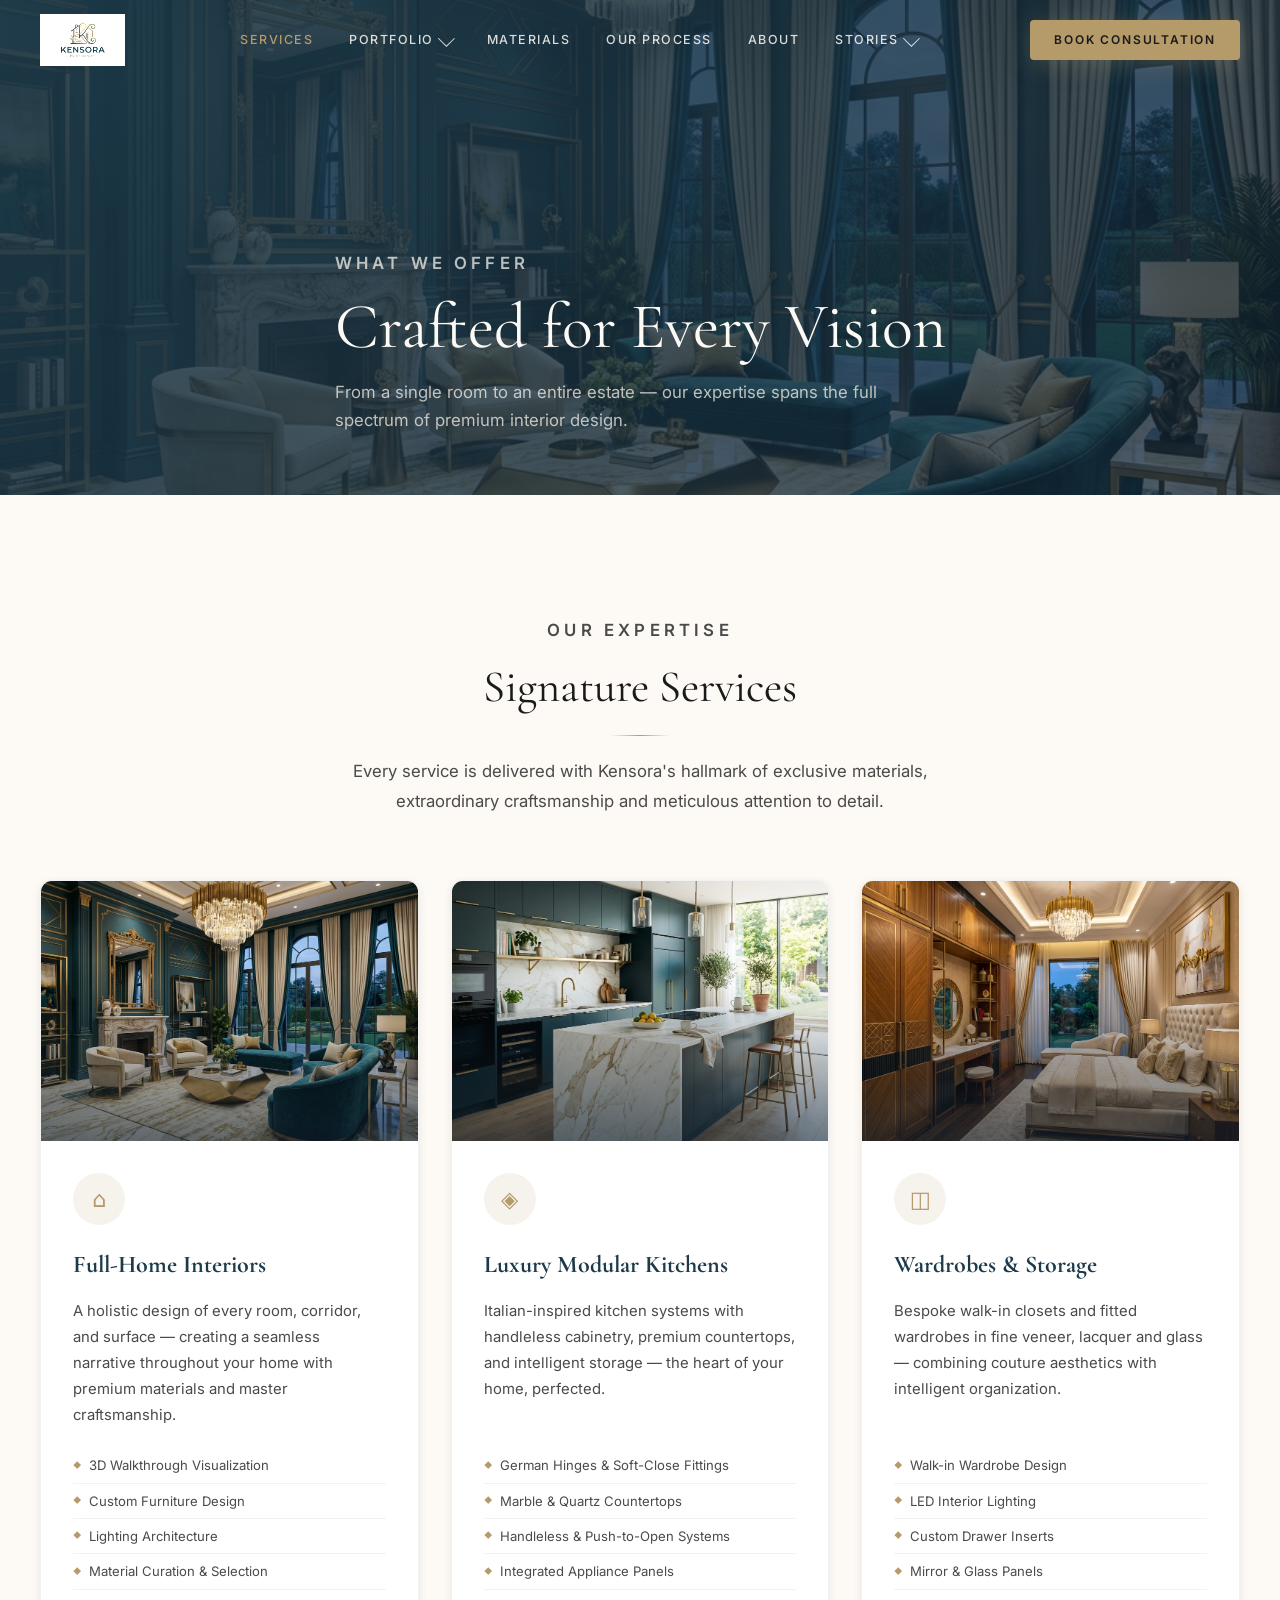
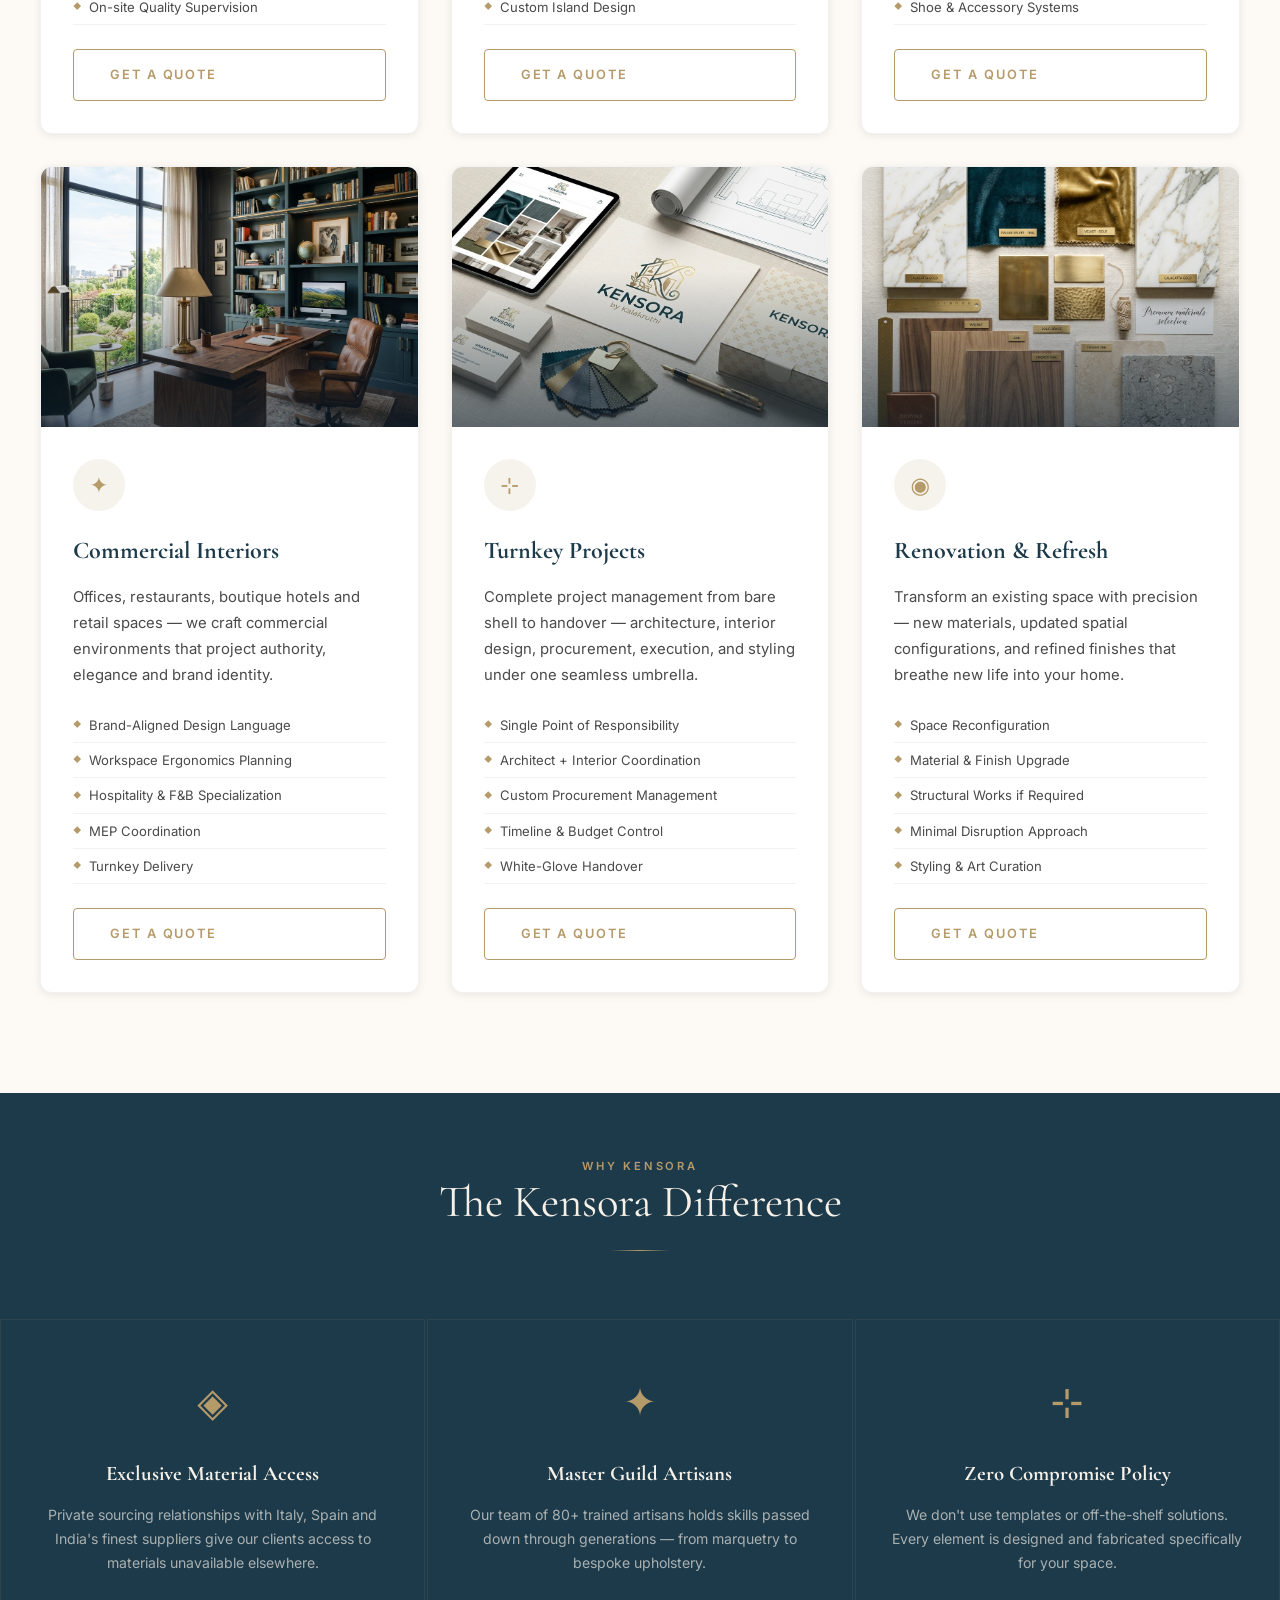
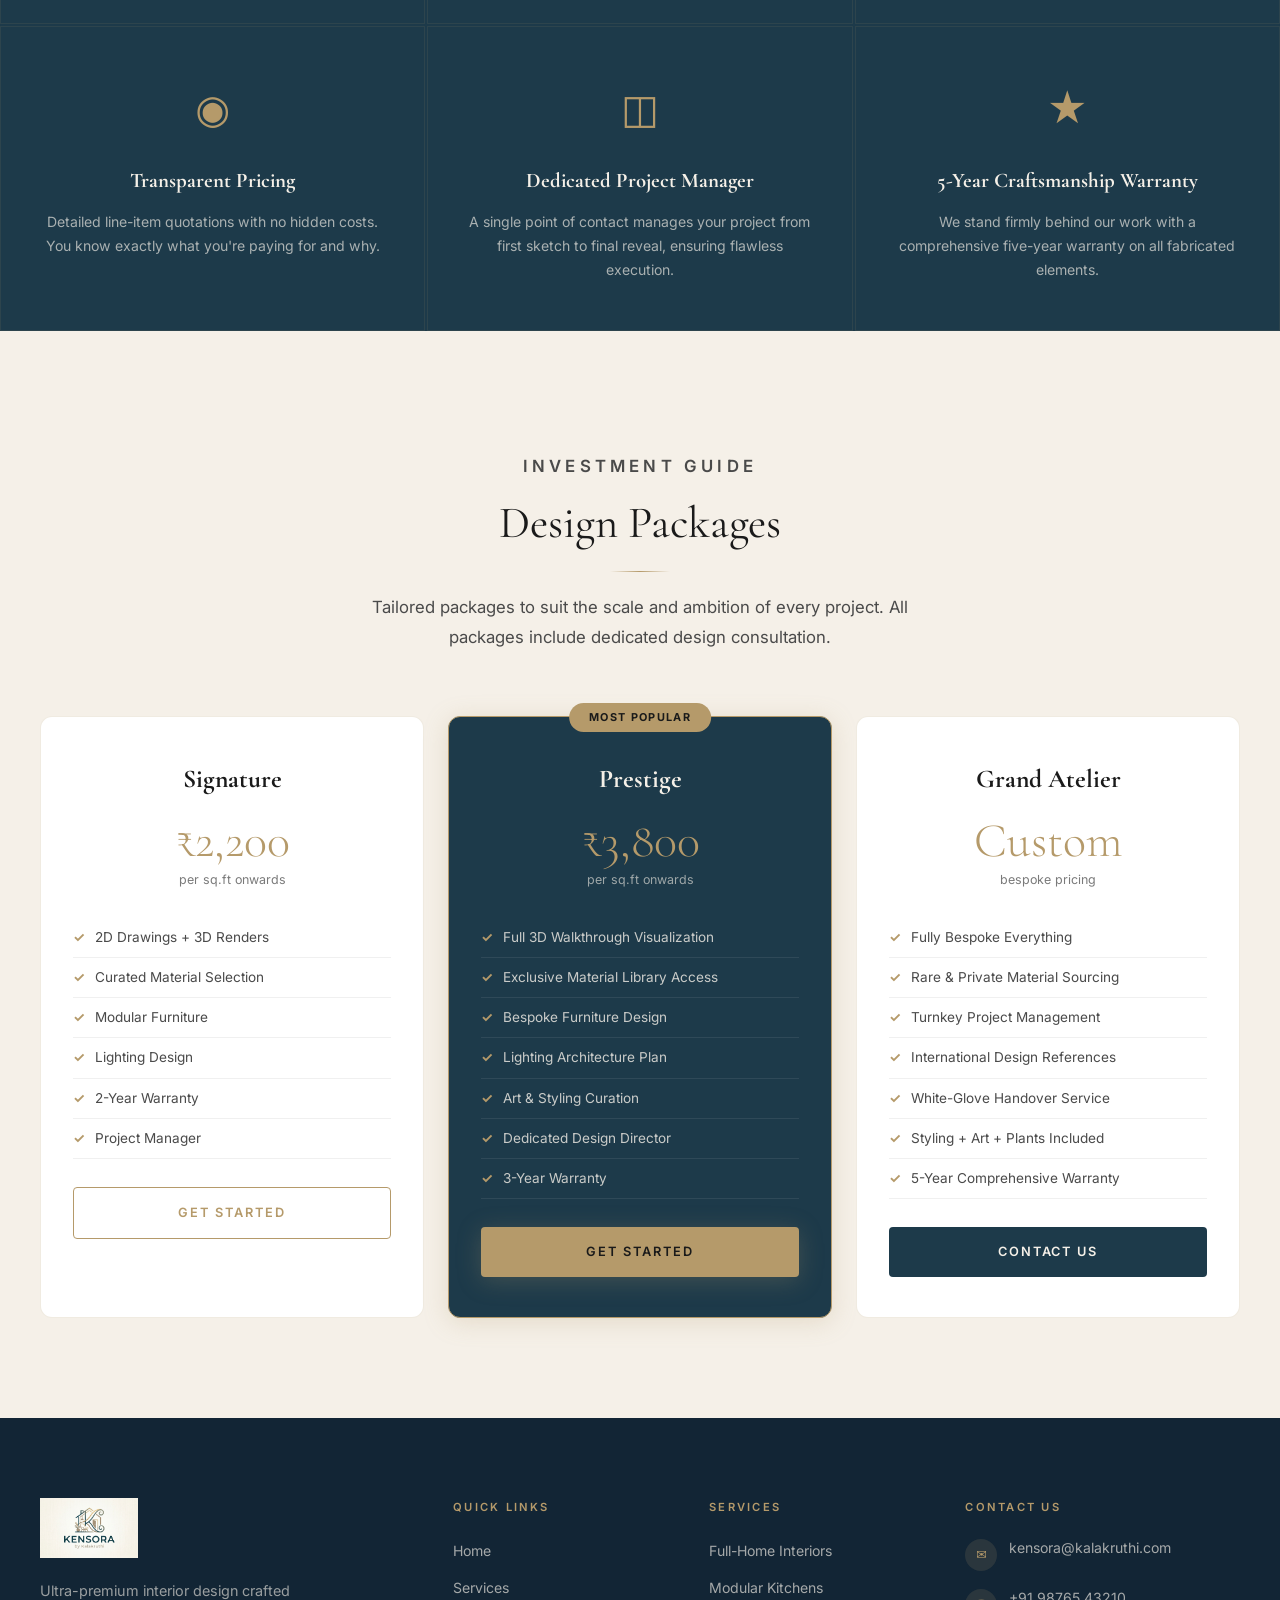
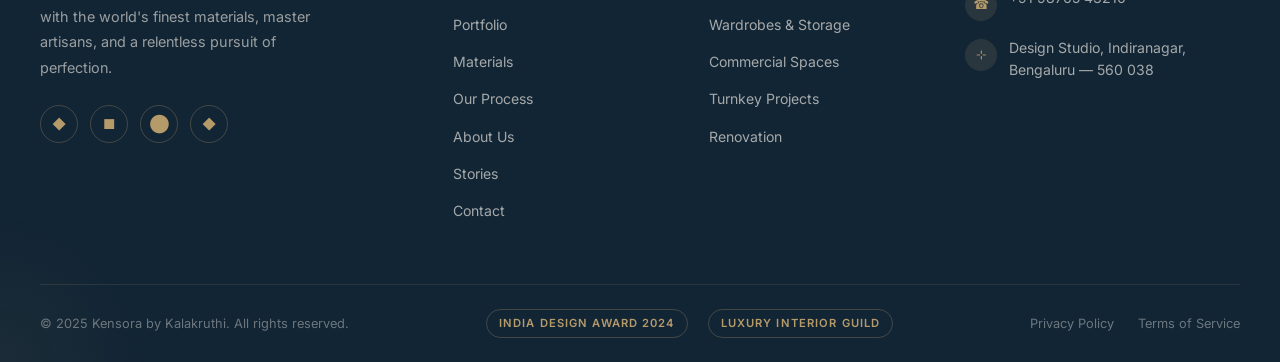
<file: services.html>
<!DOCTYPE html>
<html lang="en">
<head>
  <meta charset="UTF-8" />
  <meta name="viewport" content="width=device-width, initial-scale=1.0" />
  <title>Services — Kensora by Kalakruthi</title>
  <meta name="description" content="Kensora offers full-home interiors, modular kitchens, bespoke wardrobes, commercial spaces and turnkey luxury projects across India." />
  <link rel="stylesheet" href="css/global.css" />
  <link rel="stylesheet" href="css/navbar.css" />
  <link rel="stylesheet" href="css/footer.css" />
  <style>
    .services-hero { background: linear-gradient(135deg, var(--teal-dark) 0%, var(--teal) 100%); }
    /* ── Service Cards ── */
    .service-card {
      background: var(--white); border-radius: var(--radius-lg);
      overflow: hidden; box-shadow: var(--shadow-sm);
      transition: var(--transition); display: flex; flex-direction: column;
      border: 1px solid rgba(0,0,0,0.05);
    }
    .service-card:hover { transform: translateY(-8px); box-shadow: var(--shadow-lg); }
    .service-card__img { height: 260px; overflow: hidden; position: relative; }
    .service-card__img img { width: 100%; height: 100%; object-fit: cover; transition: transform 0.6s ease; }
    .service-card:hover .service-card__img img { transform: scale(1.07); }
    .service-card__img-overlay {
      position: absolute; inset: 0;
      background: linear-gradient(to top, rgba(18,37,53,0.6), transparent 60%);
    }
    .service-card__body { padding: 32px; flex: 1; display: flex; flex-direction: column; }
    .service-card__icon {
      width: 52px; height: 52px;
      background: rgba(181,154,106,0.12); border-radius: 50%;
      display: flex; align-items: center; justify-content: center;
      font-size: 1.4rem; margin-bottom: 20px; color: var(--gold);
    }
    .service-card h3 { font-family: var(--font-display); font-size: 1.5rem; color: var(--teal); margin-bottom: 12px; }
    .service-card p { color: var(--text-mid); line-height: 1.75; font-size: 0.93rem; margin-bottom: 20px; flex: 1; }
    .service-card__features { margin-bottom: 24px; }
    .service-card__features li {
      font-size: 0.82rem; color: var(--text-mid); padding: 6px 0;
      border-bottom: 1px solid rgba(0,0,0,0.05);
      display: flex; align-items: center; gap: 8px;
    }
    .service-card__features li::before { content: '◆'; font-size: 0.5rem; color: var(--gold); flex-shrink: 0; }
    .service-card a { margin-top: auto; }

    /* ── Why Kensora ── */
    .why-grid { display: grid; grid-template-columns: repeat(3,1fr); gap: 2px; }
    .why-item {
      padding: 48px 36px; background: var(--teal);
      text-align: center; border: 1px solid rgba(181,154,106,0.1);
      transition: var(--transition);
    }
    .why-item:hover { background: var(--teal-light); }
    .why-item__icon { font-size: 2.5rem; margin-bottom: 20px; color: var(--gold); }
    .why-item h3 { font-family: var(--font-display); font-size: 1.3rem; color: var(--cream); margin-bottom: 12px; }
    .why-item p { font-size: 0.88rem; color: rgba(245,240,232,0.65); line-height: 1.7; }

    /* ── Packages ── */
    .packages { display: grid; grid-template-columns: repeat(3,1fr); gap: 24px; }
    .package {
      border: 1px solid rgba(181,154,106,0.2); border-radius: var(--radius-lg);
      padding: 40px 32px; text-align: center; position: relative;
      transition: var(--transition); background: var(--white);
    }
    .package--featured {
      background: var(--teal); color: var(--cream);
      border-color: var(--gold); box-shadow: var(--shadow-gold);
      transform: translateY(-12px);
    }
    .package__badge {
      position: absolute; top: -14px; left: 50%; transform: translateX(-50%);
      background: var(--gold); color: var(--charcoal);
      font-size: 0.68rem; font-weight: 700; letter-spacing: 0.12em; text-transform: uppercase;
      padding: 5px 20px; border-radius: 100px;
    }
    .package h3 { font-family: var(--font-display); font-size: 1.6rem; margin-bottom: 8px; }
    .package--featured h3 { color: var(--cream); }
    .package__price {
      font-family: var(--font-display); font-size: 3rem; font-weight: 300;
      color: var(--gold); margin: 16px 0 4px; line-height: 1;
    }
    .package__per { font-size: 0.78rem; color: var(--text-light); margin-bottom: 28px; }
    .package--featured .package__per { color: rgba(245,240,232,0.6); }
    .package__features { text-align: left; margin-bottom: 28px; }
    .package__features li {
      padding: 8px 0; border-bottom: 1px solid rgba(0,0,0,0.06);
      font-size: 0.85rem; color: var(--text-mid);
      display: flex; gap: 10px; align-items: center;
    }
    .package--featured .package__features li { color: rgba(245,240,232,0.8); border-color: rgba(255,255,255,0.08); }
    .package__features li::before { content: '✓'; color: var(--gold); font-weight: 700; flex-shrink: 0; }

    @media (max-width: 1024px) {
      .why-grid { grid-template-columns: repeat(2,1fr); }
      .packages { grid-template-columns: 1fr; }
      .package--featured { transform: none; }
    }
    @media (max-width: 640px) {
      .why-grid { grid-template-columns: 1fr; }
    }
  </style>
</head>
<body>
<nav class="navbar scrolled">
  <div class="navbar__inner">
    <a href="index.html" class="navbar__logo"><img src="images/logo.jpg" alt="Kensora" /></a>
    <ul class="navbar__nav">
      <li><a href="services.html" class="active">Services</a></li>
      <li><a href="portfolio.html">Portfolio <span class="chevron"></span></a>
        <div class="navbar__dropdown">
          <a href="portfolio.html#living">Living Spaces</a><a href="portfolio.html#bedroom">Bedrooms</a>
          <a href="portfolio.html#kitchen">Kitchens</a><a href="portfolio.html#office">Home Office</a>
          <a href="portfolio.html#villa">Villas & Estates</a>
        </div>
      </li>
      <li><a href="materials.html">Materials</a></li>
      <li><a href="process.html">Our Process</a></li>
      <li><a href="about.html">About</a></li>
      <li><a href="blog.html">Stories <span class="chevron"></span></a>
        <div class="navbar__dropdown"><a href="blog.html">All Stories</a><a href="blog.html#trends">Design Trends</a></div>
      </li>
    </ul>
    <div class="navbar__cta"><a href="contact.html" class="btn btn-primary">Book Consultation</a></div>
    <div class="navbar__hamburger" id="hamburger"><span></span><span></span><span></span></div>
  </div>
</nav>
<div class="navbar__mobile" id="mobileNav">
  <a href="index.html">Home</a><a href="services.html">Services</a><a href="portfolio.html">Portfolio</a>
  <a href="materials.html">Materials</a><a href="process.html">Our Process</a><a href="about.html">About</a>
  <a href="blog.html">Stories</a><a href="contact.html" class="btn btn-primary mobile-cta" style="margin-top:16px;text-align:center;">Book Consultation</a>
</div>

<!-- HERO -->
<section class="page-hero services-hero" style="padding-top:var(--nav-h);">
  <img class="page-hero__bg" src="images/hero.png" alt="Kensora Services" />
  <div class="container">
    <p class="subheading">What We Offer</p>
    <h1 class="heading-1" style="color:var(--off-white);font-family:var(--font-display);font-size:clamp(2.2rem,5vw,4rem);">Crafted for Every Vision</h1>
    <p>From a single room to an entire estate — our expertise spans the full spectrum of premium interior design.</p>
  </div>
</section>

<!-- SERVICE CARDS -->
<section class="section" id="services-grid">
  <div class="container">
    <div class="section-header reveal">
      <p class="subheading">Our Expertise</p>
      <h2 class="heading-1">Signature Services</h2>
      <div class="gold-rule"></div>
      <p>Every service is delivered with Kensora's hallmark of exclusive materials, extraordinary craftsmanship and meticulous attention to detail.</p>
    </div>
    <div class="grid-3">
      <div class="service-card reveal" id="full-home">
        <div class="service-card__img">
          <img src="images/hero.png" alt="Full Home Interiors" loading="lazy" />
          <div class="service-card__img-overlay"></div>
        </div>
        <div class="service-card__body">
          <div class="service-card__icon">⌂</div>
          <h3>Full-Home Interiors</h3>
          <p>A holistic design of every room, corridor, and surface — creating a seamless narrative throughout your home with premium materials and master craftsmanship.</p>
          <ul class="service-card__features">
            <li>3D Walkthrough Visualization</li>
            <li>Custom Furniture Design</li>
            <li>Lighting Architecture</li>
            <li>Material Curation & Selection</li>
            <li>On-site Quality Supervision</li>
          </ul>
          <a href="contact.html" class="btn btn-outline">Get a Quote</a>
        </div>
      </div>

      <div class="service-card reveal reveal-delay-2" id="kitchen">
        <div class="service-card__img">
          <img src="images/portfolio-kitchen.png" alt="Modular Kitchen" loading="lazy" />
          <div class="service-card__img-overlay"></div>
        </div>
        <div class="service-card__body">
          <div class="service-card__icon">◈</div>
          <h3>Luxury Modular Kitchens</h3>
          <p>Italian-inspired kitchen systems with handleless cabinetry, premium countertops, and intelligent storage — the heart of your home, perfected.</p>
          <ul class="service-card__features">
            <li>German Hinges & Soft-Close Fittings</li>
            <li>Marble & Quartz Countertops</li>
            <li>Handleless & Push-to-Open Systems</li>
            <li>Integrated Appliance Panels</li>
            <li>Custom Island Design</li>
          </ul>
          <a href="contact.html" class="btn btn-outline">Get a Quote</a>
        </div>
      </div>

      <div class="service-card reveal reveal-delay-4" id="wardrobe">
        <div class="service-card__img">
          <img src="images/portfolio-bedroom.png" alt="Wardrobes & Storage" loading="lazy" />
          <div class="service-card__img-overlay"></div>
        </div>
        <div class="service-card__body">
          <div class="service-card__icon">◫</div>
          <h3>Wardrobes & Storage</h3>
          <p>Bespoke walk-in closets and fitted wardrobes in fine veneer, lacquer and glass — combining couture aesthetics with intelligent organization.</p>
          <ul class="service-card__features">
            <li>Walk-in Wardrobe Design</li>
            <li>LED Interior Lighting</li>
            <li>Custom Drawer Inserts</li>
            <li>Mirror & Glass Panels</li>
            <li>Shoe & Accessory Systems</li>
          </ul>
          <a href="contact.html" class="btn btn-outline">Get a Quote</a>
        </div>
      </div>

      <div class="service-card reveal" id="commercial">
        <div class="service-card__img">
          <img src="images/portfolio-office.png" alt="Commercial Interiors" loading="lazy" />
          <div class="service-card__img-overlay"></div>
        </div>
        <div class="service-card__body">
          <div class="service-card__icon">✦</div>
          <h3>Commercial Interiors</h3>
          <p>Offices, restaurants, boutique hotels and retail spaces — we craft commercial environments that project authority, elegance and brand identity.</p>
          <ul class="service-card__features">
            <li>Brand-Aligned Design Language</li>
            <li>Workspace Ergonomics Planning</li>
            <li>Hospitality & F&B Specialization</li>
            <li>MEP Coordination</li>
            <li>Turnkey Delivery</li>
          </ul>
          <a href="contact.html" class="btn btn-outline">Get a Quote</a>
        </div>
      </div>

      <div class="service-card reveal reveal-delay-2" id="turnkey">
        <div class="service-card__img">
          <img src="images/brand-mockup.jpg" alt="Turnkey Projects" loading="lazy" />
          <div class="service-card__img-overlay"></div>
        </div>
        <div class="service-card__body">
          <div class="service-card__icon">⊹</div>
          <h3>Turnkey Projects</h3>
          <p>Complete project management from bare shell to handover — architecture, interior design, procurement, execution, and styling under one seamless umbrella.</p>
          <ul class="service-card__features">
            <li>Single Point of Responsibility</li>
            <li>Architect + Interior Coordination</li>
            <li>Custom Procurement Management</li>
            <li>Timeline & Budget Control</li>
            <li>White-Glove Handover</li>
          </ul>
          <a href="contact.html" class="btn btn-outline">Get a Quote</a>
        </div>
      </div>

      <div class="service-card reveal reveal-delay-4" id="renovation">
        <div class="service-card__img">
          <img src="images/materials-hero.png" alt="Renovation" loading="lazy" />
          <div class="service-card__img-overlay"></div>
        </div>
        <div class="service-card__body">
          <div class="service-card__icon">◉</div>
          <h3>Renovation & Refresh</h3>
          <p>Transform an existing space with precision — new materials, updated spatial configurations, and refined finishes that breathe new life into your home.</p>
          <ul class="service-card__features">
            <li>Space Reconfiguration</li>
            <li>Material & Finish Upgrade</li>
            <li>Structural Works if Required</li>
            <li>Minimal Disruption Approach</li>
            <li>Styling & Art Curation</li>
          </ul>
          <a href="contact.html" class="btn btn-outline">Get a Quote</a>
        </div>
      </div>
    </div>
  </div>
</section>

<!-- WHY KENSORA -->
<section class="section section--dark" style="padding:0;">
  <div class="container" style="padding:0;max-width:100%;">
    <div style="text-align:center;padding:64px 40px 48px;" class="reveal">
      <p class="subheading">Why Kensora</p>
      <h2 class="heading-1" style="color:var(--cream);">The Kensora Difference</h2>
      <div class="gold-rule"></div>
    </div>
    <div class="why-grid">
      <div class="why-item reveal">
        <div class="why-item__icon">◈</div>
        <h3>Exclusive Material Access</h3>
        <p>Private sourcing relationships with Italy, Spain and India's finest suppliers give our clients access to materials unavailable elsewhere.</p>
      </div>
      <div class="why-item reveal reveal-delay-1">
        <div class="why-item__icon">✦</div>
        <h3>Master Guild Artisans</h3>
        <p>Our team of 80+ trained artisans holds skills passed down through generations — from marquetry to bespoke upholstery.</p>
      </div>
      <div class="why-item reveal reveal-delay-2">
        <div class="why-item__icon">⊹</div>
        <h3>Zero Compromise Policy</h3>
        <p>We don't use templates or off-the-shelf solutions. Every element is designed and fabricated specifically for your space.</p>
      </div>
      <div class="why-item reveal reveal-delay-1">
        <div class="why-item__icon">◉</div>
        <h3>Transparent Pricing</h3>
        <p>Detailed line-item quotations with no hidden costs. You know exactly what you're paying for and why.</p>
      </div>
      <div class="why-item reveal reveal-delay-2">
        <div class="why-item__icon">◫</div>
        <h3>Dedicated Project Manager</h3>
        <p>A single point of contact manages your project from first sketch to final reveal, ensuring flawless execution.</p>
      </div>
      <div class="why-item reveal reveal-delay-3">
        <div class="why-item__icon">★</div>
        <h3>5-Year Craftsmanship Warranty</h3>
        <p>We stand firmly behind our work with a comprehensive five-year warranty on all fabricated elements.</p>
      </div>
    </div>
  </div>
</section>

<!-- PACKAGES -->
<section class="section section--cream">
  <div class="container">
    <div class="section-header reveal">
      <p class="subheading">Investment Guide</p>
      <h2 class="heading-1">Design Packages</h2>
      <div class="gold-rule"></div>
      <p>Tailored packages to suit the scale and ambition of every project. All packages include dedicated design consultation.</p>
    </div>
    <div class="packages">
      <div class="package reveal">
        <h3>Signature</h3>
        <div class="package__price">₹2,200</div>
        <p class="package__per">per sq.ft onwards</p>
        <ul class="package__features">
          <li>2D Drawings + 3D Renders</li>
          <li>Curated Material Selection</li>
          <li>Modular Furniture</li>
          <li>Lighting Design</li>
          <li>2-Year Warranty</li>
          <li>Project Manager</li>
        </ul>
        <a href="contact.html" class="btn btn-outline" style="width:100%;justify-content:center;">Get Started</a>
      </div>
      <div class="package package--featured reveal reveal-delay-2">
        <div class="package__badge">Most Popular</div>
        <h3>Prestige</h3>
        <div class="package__price">₹3,800</div>
        <p class="package__per">per sq.ft onwards</p>
        <ul class="package__features">
          <li>Full 3D Walkthrough Visualization</li>
          <li>Exclusive Material Library Access</li>
          <li>Bespoke Furniture Design</li>
          <li>Lighting Architecture Plan</li>
          <li>Art & Styling Curation</li>
          <li>Dedicated Design Director</li>
          <li>3-Year Warranty</li>
        </ul>
        <a href="contact.html" class="btn btn-primary" style="width:100%;justify-content:center;">Get Started</a>
      </div>
      <div class="package reveal reveal-delay-4">
        <h3>Grand Atelier</h3>
        <div class="package__price">Custom</div>
        <p class="package__per">bespoke pricing</p>
        <ul class="package__features">
          <li>Fully Bespoke Everything</li>
          <li>Rare & Private Material Sourcing</li>
          <li>Turnkey Project Management</li>
          <li>International Design References</li>
          <li>White-Glove Handover Service</li>
          <li>Styling + Art + Plants Included</li>
          <li>5-Year Comprehensive Warranty</li>
        </ul>
        <a href="contact.html" class="btn btn-dark" style="width:100%;justify-content:center;">Contact Us</a>
      </div>
    </div>
  </div>
</section>

<!-- FOOTER -->
<footer class="footer">
  <div class="container">
    <div class="footer__top">
      <div class="footer__brand">
        <img src="images/logo.jpg" alt="Kensora by Kalakruthi" />
        <p>Ultra-premium interior design crafted with the world's finest materials, master artisans, and a relentless pursuit of perfection.</p>
        <div class="footer__social">
          <a href="#" aria-label="Instagram">&#9670;</a><a href="#" aria-label="Facebook">&#9632;</a>
          <a href="#" aria-label="Pinterest">&#11044;</a><a href="#" aria-label="LinkedIn">&#9670;</a>
        </div>
      </div>
      <div class="footer__col"><h4>Quick Links</h4><ul>
        <li><a href="index.html">Home</a></li><li><a href="services.html">Services</a></li>
        <li><a href="portfolio.html">Portfolio</a></li><li><a href="materials.html">Materials</a></li>
        <li><a href="process.html">Our Process</a></li><li><a href="about.html">About Us</a></li>
        <li><a href="blog.html">Stories</a></li><li><a href="contact.html">Contact</a></li>
      </ul></div>
      <div class="footer__col"><h4>Services</h4><ul>
        <li><a href="#full-home">Full-Home Interiors</a></li><li><a href="#kitchen">Modular Kitchens</a></li>
        <li><a href="#wardrobe">Wardrobes & Storage</a></li><li><a href="#commercial">Commercial Spaces</a></li>
        <li><a href="#turnkey">Turnkey Projects</a></li><li><a href="#renovation">Renovation</a></li>
      </ul></div>
      <div class="footer__col"><h4>Contact Us</h4>
        <div class="footer__contact-item"><div class="footer__contact-icon">✉</div><span>kensora@kalakruthi.com</span></div>
        <div class="footer__contact-item"><div class="footer__contact-icon">☎</div><span>+91 98765 43210</span></div>
        <div class="footer__contact-item"><div class="footer__contact-icon">⊹</div><span>Design Studio, Indiranagar,<br/>Bengaluru — 560 038</span></div>
      </div>
    </div>
    <div class="footer__bottom">
      <p>© 2025 Kensora by Kalakruthi. All rights reserved.</p>
      <div class="footer__awards"><span class="footer__award-badge">India Design Award 2024</span><span class="footer__award-badge">Luxury Interior Guild</span></div>
      <div class="footer__legal"><a href="#">Privacy Policy</a><a href="#">Terms of Service</a></div>
    </div>
  </div>
</footer>
<script src="js/main.js"></script>
</body>
</html>
</file>
<file: css/global.css>
/* =============================================
   KENSORA — Global Design System
   ============================================= */

@import url('https://fonts.googleapis.com/css2?family=Cormorant+Garamond:ital,wght@0,300;0,400;0,500;0,600;0,700;1,300;1,400;1,600&family=Inter:wght@300;400;500;600&family=Playfair+Display:ital,wght@0,400;0,700;1,400&display=swap');

/* ─── CSS Custom Properties ─── */
:root {
  --teal:        #1D3A4A;
  --teal-light:  #274d62;
  --teal-dark:   #122535;
  --gold:        #B59A6A;
  --gold-light:  #CDB98A;
  --gold-dark:   #8C7349;
  --cream:       #F5F0E8;
  --cream-dark:  #EDE7D9;
  --off-white:   #FDFAF5;
  --charcoal:    #1A1A1A;
  --text-mid:    #4A4A4A;
  --text-light:  #7A7A7A;
  --white:       #FFFFFF;

  --font-display: 'Cormorant Garamond', Georgia, serif;
  --font-accent:  'Playfair Display', Georgia, serif;
  --font-body:    'Inter', system-ui, sans-serif;

  --nav-h:       80px;
  --section-pad: 100px;
  --container:   1280px;
  --radius:      4px;
  --radius-lg:   12px;

  --shadow-sm:   0 2px 8px rgba(0,0,0,0.08);
  --shadow-md:   0 8px 32px rgba(0,0,0,0.12);
  --shadow-lg:   0 24px 64px rgba(0,0,0,0.18);
  --shadow-gold: 0 4px 24px rgba(181,154,106,0.25);

  --transition:  all 0.35s cubic-bezier(0.4,0,0.2,1);
  --transition-slow: all 0.6s cubic-bezier(0.4,0,0.2,1);
}

/* ─── Reset ─── */
*, *::before, *::after { box-sizing: border-box; margin: 0; padding: 0; }
html { scroll-behavior: smooth; font-size: 16px; }
body {
  font-family: var(--font-body);
  background: var(--off-white);
  color: var(--charcoal);
  line-height: 1.7;
  -webkit-font-smoothing: antialiased;
  overflow-x: hidden;
}
img { max-width: 100%; height: auto; display: block; }
a { text-decoration: none; color: inherit; }
ul, ol { list-style: none; }
button { cursor: pointer; border: none; background: none; font-family: inherit; }
input, textarea, select { font-family: inherit; }

/* ─── Typography Scale ─── */
.display-1 { font-family: var(--font-display); font-size: clamp(3rem, 7vw, 6rem); font-weight: 300; line-height: 1.05; letter-spacing: -0.02em; }
.display-2 { font-family: var(--font-display); font-size: clamp(2.2rem, 5vw, 4rem); font-weight: 300; line-height: 1.1; letter-spacing: -0.01em; }
.heading-1 { font-family: var(--font-display); font-size: clamp(1.8rem, 3.5vw, 3rem); font-weight: 400; line-height: 1.2; }
.heading-2 { font-family: var(--font-display); font-size: clamp(1.4rem, 2.5vw, 2rem); font-weight: 500; line-height: 1.3; }
.heading-3 { font-family: var(--font-display); font-size: clamp(1.1rem, 1.8vw, 1.4rem); font-weight: 500; letter-spacing: 0.02em; }
.subheading { font-family: var(--font-body); font-size: 0.7rem; font-weight: 600; letter-spacing: 0.25em; text-transform: uppercase; color: var(--gold); }
.body-large { font-size: 1.125rem; line-height: 1.8; color: var(--text-mid); }
.body-small { font-size: 0.875rem; color: var(--text-light); }

/* ─── Layout Utilities ─── */
.container {
  max-width: var(--container);
  margin: 0 auto;
  padding: 0 40px;
}
@media (max-width: 768px) { .container { padding: 0 20px; } }

.section { padding: var(--section-pad) 0; }
.section--dark { background: var(--teal); color: var(--cream); }
.section--cream { background: var(--cream); }
.section--charcoal { background: var(--charcoal); color: var(--off-white); }

.section-header { text-align: center; margin-bottom: 64px; }
.section-header .subheading { margin-bottom: 16px; }
.section-header p { max-width: 600px; margin: 20px auto 0; color: var(--text-mid); font-size: 1.05rem; line-height: 1.8; }
.section--dark .section-header p { color: rgba(245,240,232,0.7); }

/* ─── Dividers ─── */
.gold-rule {
  width: 60px; height: 1px;
  background: linear-gradient(90deg, transparent, var(--gold), transparent);
  margin: 20px auto;
}
.gold-rule--left { margin-left: 0; }

/* ─── Buttons ─── */
.btn {
  display: inline-flex; align-items: center; gap: 10px;
  padding: 14px 36px;
  font-family: var(--font-body); font-size: 0.8rem;
  font-weight: 600; letter-spacing: 0.15em; text-transform: uppercase;
  border-radius: var(--radius);
  transition: var(--transition);
  position: relative; overflow: hidden;
}
.btn::before {
  content: ''; position: absolute; inset: 0;
  background: rgba(255,255,255,0.1);
  transform: translateX(-100%);
  transition: transform 0.4s ease;
}
.btn:hover::before { transform: translateX(0); }

.btn-primary {
  background: var(--gold);
  color: var(--charcoal);
  box-shadow: var(--shadow-gold);
}
.btn-primary:hover {
  background: var(--gold-dark);
  transform: translateY(-2px);
  box-shadow: 0 8px 32px rgba(181,154,106,0.4);
}

.btn-outline {
  border: 1px solid var(--gold);
  color: var(--gold);
  background: transparent;
}
.btn-outline:hover {
  background: var(--gold);
  color: var(--charcoal);
  transform: translateY(-2px);
}

.btn-outline-light {
  border: 1px solid rgba(245,240,232,0.5);
  color: var(--cream);
  background: transparent;
}
.btn-outline-light:hover {
  background: rgba(245,240,232,0.1);
  border-color: var(--cream);
}

.btn-dark {
  background: var(--teal);
  color: var(--cream);
}
.btn-dark:hover {
  background: var(--teal-dark);
  transform: translateY(-2px);
  box-shadow: var(--shadow-md);
}

/* ─── Cards ─── */
.card {
  background: var(--white);
  border-radius: var(--radius-lg);
  overflow: hidden;
  box-shadow: var(--shadow-sm);
  transition: var(--transition);
}
.card:hover {
  transform: translateY(-6px);
  box-shadow: var(--shadow-lg);
}

/* ─── Badge ─── */
.badge {
  display: inline-block;
  padding: 4px 14px;
  background: rgba(181,154,106,0.15);
  color: var(--gold-dark);
  font-size: 0.7rem; font-weight: 600;
  letter-spacing: 0.1em; text-transform: uppercase;
  border-radius: 100px;
  border: 1px solid rgba(181,154,106,0.3);
}

/* ─── Form Elements ─── */
.form-group { margin-bottom: 24px; }
.form-group label {
  display: block;
  font-size: 0.75rem; font-weight: 600;
  letter-spacing: 0.12em; text-transform: uppercase;
  color: var(--text-mid); margin-bottom: 8px;
}
.form-group input,
.form-group textarea,
.form-group select {
  width: 100%; padding: 14px 18px;
  border: 1px solid rgba(0,0,0,0.1);
  background: var(--off-white);
  border-radius: var(--radius);
  font-size: 0.95rem; color: var(--charcoal);
  transition: var(--transition);
  outline: none;
}
.form-group input:focus,
.form-group textarea:focus,
.form-group select:focus {
  border-color: var(--gold);
  box-shadow: 0 0 0 3px rgba(181,154,106,0.15);
  background: var(--white);
}
.form-group textarea { resize: vertical; min-height: 120px; }

/* ─── Scrollbar ─── */
::-webkit-scrollbar { width: 6px; }
::-webkit-scrollbar-track { background: var(--cream); }
::-webkit-scrollbar-thumb { background: var(--gold); border-radius: 3px; }

/* ─── Responsive Grid ─── */
.grid-2 { display: grid; grid-template-columns: repeat(2, 1fr); gap: 32px; }
.grid-3 { display: grid; grid-template-columns: repeat(3, 1fr); gap: 32px; }
.grid-4 { display: grid; grid-template-columns: repeat(4, 1fr); gap: 24px; }
@media (max-width: 1024px) {
  .grid-4 { grid-template-columns: repeat(2, 1fr); }
  .grid-3 { grid-template-columns: repeat(2, 1fr); }
}
@media (max-width: 640px) {
  .grid-2, .grid-3, .grid-4 { grid-template-columns: 1fr; }
}

/* ─── Page Hero ─── */
.page-hero {
  height: 55vh; min-height: 400px;
  background: var(--teal);
  display: flex; align-items: flex-end;
  padding-bottom: 60px;
  position: relative; overflow: hidden;
}
.page-hero::after {
  content: '';
  position: absolute; inset: 0;
  background: linear-gradient(135deg, rgba(29,58,74,0.9) 0%, rgba(18,37,53,0.7) 100%);
}
.page-hero__bg {
  position: absolute; inset: 0;
  width: 100%; height: 100%;
  object-fit: cover; object-position: center;
  transform: scale(1.05);
  transition: transform 8s ease;
}
.page-hero.loaded .page-hero__bg { transform: scale(1); }
.page-hero .container { position: relative; z-index: 2; }
.page-hero .subheading { margin-bottom: 12px; }
.page-hero h1 { color: var(--off-white); }
.page-hero p { color: rgba(245,240,232,0.75); max-width: 560px; margin-top: 12px; font-size: 1.05rem; }

/* ─── Animations ─── */
.reveal {
  opacity: 0; transform: translateY(40px);
  transition: opacity 0.7s ease, transform 0.7s ease;
}
.reveal.visible {
  opacity: 1; transform: translateY(0);
}
.reveal-delay-1 { transition-delay: 0.1s; }
.reveal-delay-2 { transition-delay: 0.2s; }
.reveal-delay-3 { transition-delay: 0.3s; }
.reveal-delay-4 { transition-delay: 0.4s; }
.reveal-delay-5 { transition-delay: 0.5s; }
</file>
<file: css/navbar.css>
/* =============================================
   KENSORA — Navbar
   ============================================= */

.navbar {
  position: fixed; top: 0; left: 0; right: 0; z-index: 1000;
  height: var(--nav-h);
  display: flex; align-items: center;
  padding: 0 40px;
  transition: background 0.4s ease, box-shadow 0.4s ease, backdrop-filter 0.4s ease;
}
.navbar.transparent { background: transparent; }
.navbar.scrolled {
  background: rgba(18,37,53,0.97);
  backdrop-filter: blur(20px);
  box-shadow: 0 2px 32px rgba(0,0,0,0.25);
}
.navbar__inner {
  display: flex; align-items: center;
  width: 100%; max-width: var(--container);
  margin: 0 auto; gap: 0;
}
.navbar__logo {
  flex-shrink: 0; display: flex; align-items: center; gap: 12px;
}
.navbar__logo img {
  height: 52px; width: auto;
  filter: brightness(1.1);
}
.navbar__nav {
  display: flex; align-items: center;
  gap: 0; margin: 0 auto;
}
.navbar__nav > li { position: relative; }
.navbar__nav > li > a {
  display: flex; align-items: center; gap: 5px;
  padding: 8px 18px;
  font-size: 0.78rem; font-weight: 500;
  letter-spacing: 0.12em; text-transform: uppercase;
  color: rgba(253,250,245,0.85);
  transition: var(--transition);
  white-space: nowrap;
}
.navbar__nav > li > a:hover,
.navbar__nav > li > a.active { color: var(--gold); }
.navbar__nav > li > a .chevron {
  width: 12px; height: 12px;
  border-right: 1.5px solid currentColor;
  border-bottom: 1.5px solid currentColor;
  transform: rotate(45deg) translateY(-2px);
  transition: transform 0.3s ease;
}
/* Dropdown */
.navbar__dropdown {
  position: absolute; top: calc(100% + 12px); left: 50%;
  transform: translateX(-50%) translateY(10px);
  background: rgba(18,37,53,0.98);
  backdrop-filter: blur(20px);
  border: 1px solid rgba(181,154,106,0.2);
  border-radius: var(--radius-lg);
  padding: 8px 0; min-width: 220px;
  opacity: 0; pointer-events: none;
  transition: all 0.28s ease;
  box-shadow: var(--shadow-lg);
}
.navbar__nav > li:hover .navbar__dropdown {
  opacity: 1; pointer-events: auto;
  transform: translateX(-50%) translateY(0);
}
.navbar__nav > li:hover > a .chevron {
  transform: rotate(-135deg) translateY(-2px);
}
.navbar__dropdown a {
  display: block; padding: 11px 22px;
  font-size: 0.82rem; font-weight: 400;
  color: rgba(245,240,232,0.8);
  transition: var(--transition);
  border-left: 2px solid transparent;
}
.navbar__dropdown a:hover {
  color: var(--gold); background: rgba(181,154,106,0.08);
  border-left-color: var(--gold); padding-left: 26px;
}
.navbar__cta {
  flex-shrink: 0;
}
.navbar__cta .btn {
  padding: 10px 24px; font-size: 0.75rem;
}
/* Hamburger */
.navbar__hamburger {
  display: none; flex-direction: column; gap: 5px;
  width: 32px; cursor: pointer; margin-left: auto;
}
.navbar__hamburger span {
  display: block; height: 1.5px;
  background: var(--cream); border-radius: 2px;
  transition: var(--transition);
}
.navbar__hamburger.open span:nth-child(1) { transform: rotate(45deg) translate(5px,5px); }
.navbar__hamburger.open span:nth-child(2) { opacity: 0; }
.navbar__hamburger.open span:nth-child(3) { transform: rotate(-45deg) translate(5px,-5px); }
/* Mobile Nav */
.navbar__mobile {
  display: none; position: fixed;
  top: var(--nav-h); left: 0; right: 0;
  background: rgba(18,37,53,0.99);
  backdrop-filter: blur(24px);
  padding: 24px 24px 40px;
  border-top: 1px solid rgba(181,154,106,0.15);
  transform: translateY(-100%); opacity: 0;
  transition: all 0.4s ease; z-index: 999;
}
.navbar__mobile.open { transform: translateY(0); opacity: 1; }
.navbar__mobile a {
  display: block; padding: 14px 0;
  font-size: 1rem; font-weight: 400;
  color: var(--cream); border-bottom: 1px solid rgba(255,255,255,0.06);
  transition: var(--transition);
}
.navbar__mobile a:hover { color: var(--gold); padding-left: 8px; }
.navbar__mobile .mobile-cta { margin-top: 24px; }

@media (max-width: 1024px) {
  .navbar { padding: 0 20px; }
  .navbar__nav, .navbar__cta { display: none; }
  .navbar__hamburger { display: flex; }
  .navbar__mobile { display: block; }
}
</file>
<file: css/footer.css>
/* =============================================
   KENSORA — Footer
   ============================================= */

.footer {
  background: var(--teal-dark);
  color: var(--cream);
  padding: 80px 0 0;
}
.footer__top { display: grid; grid-template-columns: 1.8fr 1fr 1fr 1.4fr; gap: 60px; padding-bottom: 60px; border-bottom: 1px solid rgba(181,154,106,0.15); }
.footer__brand img { height: 60px; margin-bottom: 20px; }
.footer__brand p { font-size: 0.9rem; color: rgba(245,240,232,0.6); line-height: 1.8; max-width: 280px; margin-bottom: 24px; }
.footer__social { display: flex; gap: 12px; }
.footer__social a {
  width: 38px; height: 38px;
  border: 1px solid rgba(181,154,106,0.3);
  border-radius: 50%; display: flex; align-items: center; justify-content: center;
  color: var(--gold); font-size: 0.85rem;
  transition: var(--transition);
}
.footer__social a:hover { background: var(--gold); color: var(--charcoal); border-color: var(--gold); transform: translateY(-3px); }
.footer__col h4 {
  font-family: var(--font-body); font-size: 0.7rem;
  font-weight: 600; letter-spacing: 0.2em; text-transform: uppercase;
  color: var(--gold); margin-bottom: 20px;
}
.footer__col ul { display: flex; flex-direction: column; gap: 10px; }
.footer__col ul a {
  font-size: 0.88rem; color: rgba(245,240,232,0.65);
  transition: var(--transition);
}
.footer__col ul a:hover { color: var(--gold); padding-left: 6px; }
.footer__contact-item { display: flex; gap: 12px; margin-bottom: 16px; align-items: flex-start; }
.footer__contact-icon {
  width: 32px; height: 32px; flex-shrink: 0;
  background: rgba(181,154,106,0.15); border-radius: 50%;
  display: flex; align-items: center; justify-content: center;
  font-size: 0.8rem; color: var(--gold); margin-top: 2px;
}
.footer__contact-item span { font-size: 0.88rem; color: rgba(245,240,232,0.65); line-height: 1.6; }

.footer__bottom {
  display: flex; align-items: center; justify-content: space-between;
  padding: 24px 0; gap: 16px; flex-wrap: wrap;
}
.footer__bottom p { font-size: 0.8rem; color: rgba(245,240,232,0.4); }
.footer__legal { display: flex; gap: 24px; }
.footer__legal a { font-size: 0.8rem; color: rgba(245,240,232,0.4); transition: var(--transition); }
.footer__legal a:hover { color: var(--gold); }
.footer__awards { display: flex; gap: 20px; align-items: center; }
.footer__award-badge {
  font-size: 0.7rem; font-weight: 600; letter-spacing: 0.1em; text-transform: uppercase;
  color: var(--gold); border: 1px solid rgba(181,154,106,0.3);
  padding: 4px 12px; border-radius: 100px;
}

@media (max-width: 1024px) {
  .footer__top { grid-template-columns: 1fr 1fr; gap: 40px; }
}
@media (max-width: 640px) {
  .footer__top { grid-template-columns: 1fr; }
  .footer__bottom { flex-direction: column; align-items: flex-start; }
}
</file>
